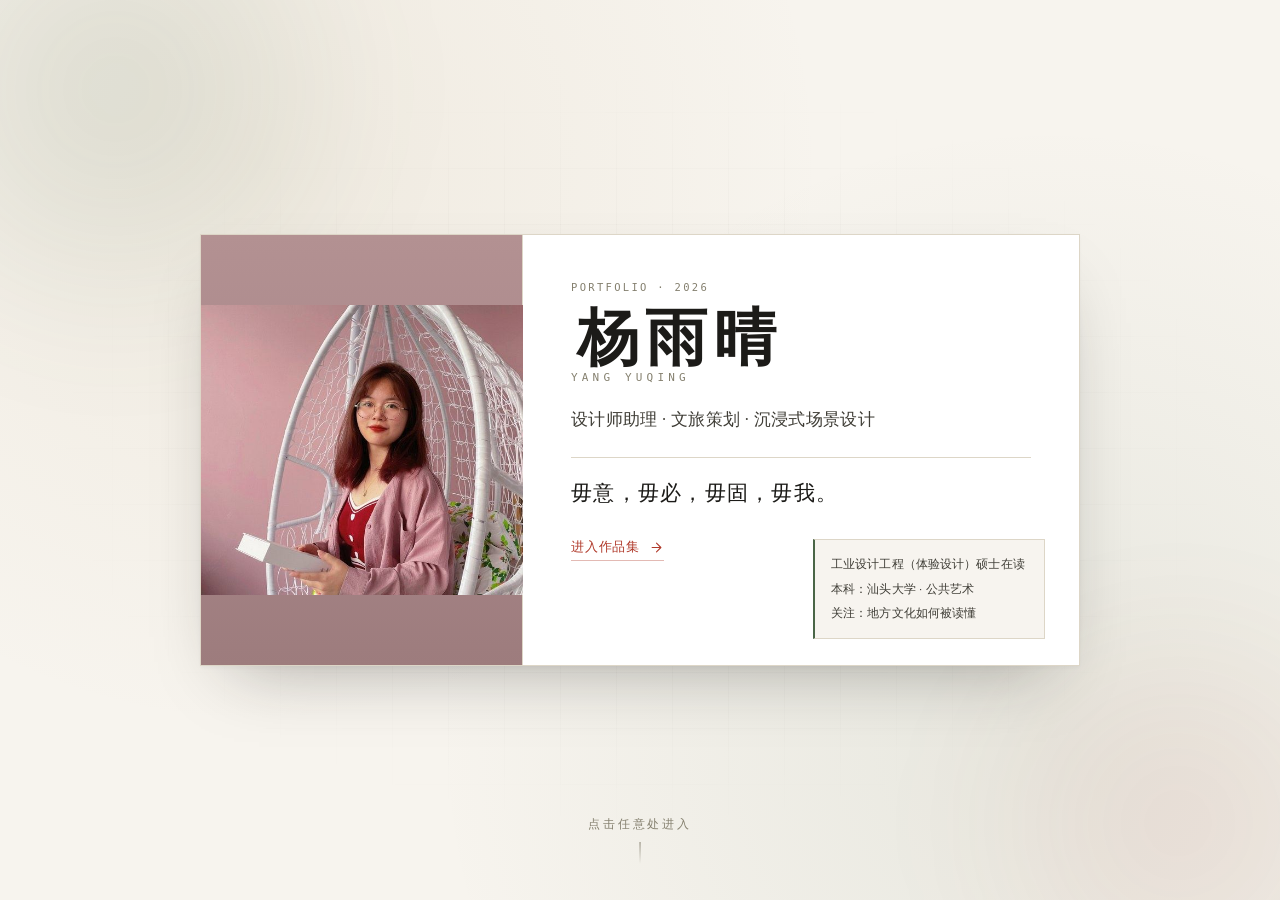
<file: 杨雨晴作品集_网站/index.html>
<!DOCTYPE html>
<html lang="zh-CN">
<head>
<meta charset="UTF-8" />
<meta name="viewport" content="width=device-width, initial-scale=1.0" />
<title>杨雨晴 · 个人作品集</title>
<meta name="description" content="杨雨晴的个人作品集：文旅策划、田野调查与陶艺创作。" />
<link rel="stylesheet" href="assets/css/cover.css" />
</head>
<body>

<!-- 整屏作为进入入口，点击任意位置进入主页 -->
<a class="cover" href="home.html" id="cover" aria-label="进入杨雨晴的个人作品集主页">

  <div class="cover-bg" aria-hidden="true">
    <span class="orb orb-a"></span>
    <span class="orb orb-b"></span>
    <span class="grain"></span>
  </div>

  <!-- 弹出的卡片 -->
  <div class="card" id="card" role="group" aria-label="杨雨晴 · 设计师助理 · 文旅策划">

    <div class="card-photo">
      <img src="assets/img/avatar.jpg" alt="杨雨晴" />
      <span class="photo-edge" aria-hidden="true"></span>
    </div>

    <div class="card-body">
      <p class="card-eyebrow">Portfolio · 2026</p>

      <h1 class="card-name">杨雨晴</h1>
      <p class="card-name-en">Yang Yuqing</p>

      <p class="card-tag">设计师助理 · 文旅策划 · 沉浸式场景设计</p>

      <div class="card-rule" aria-hidden="true"></div>

      <p class="card-motto">毋意，毋必，毋固，毋我。</p>

      <span class="card-cta">
        进入作品集
        <svg viewBox="0 0 24 24" aria-hidden="true"><path d="M5 12h13M12 5l7 7-7 7"/></svg>
      </span>
    </div>

    <aside class="card-bio">
      <p class="bio-line"><span>工业设计工程（体验设计）硕士在读</span></p>
      <p class="bio-line"><span>本科：汕头大学 · 公共艺术</span></p>
      <p class="bio-line"><span>关注：地方文化如何被读懂</span></p>
    </aside>
  </div>

  <p class="hint" aria-hidden="true">点击任意处进入</p>
</a>

<script src="assets/js/cover.js"></script>
</body>
</html>
</file>
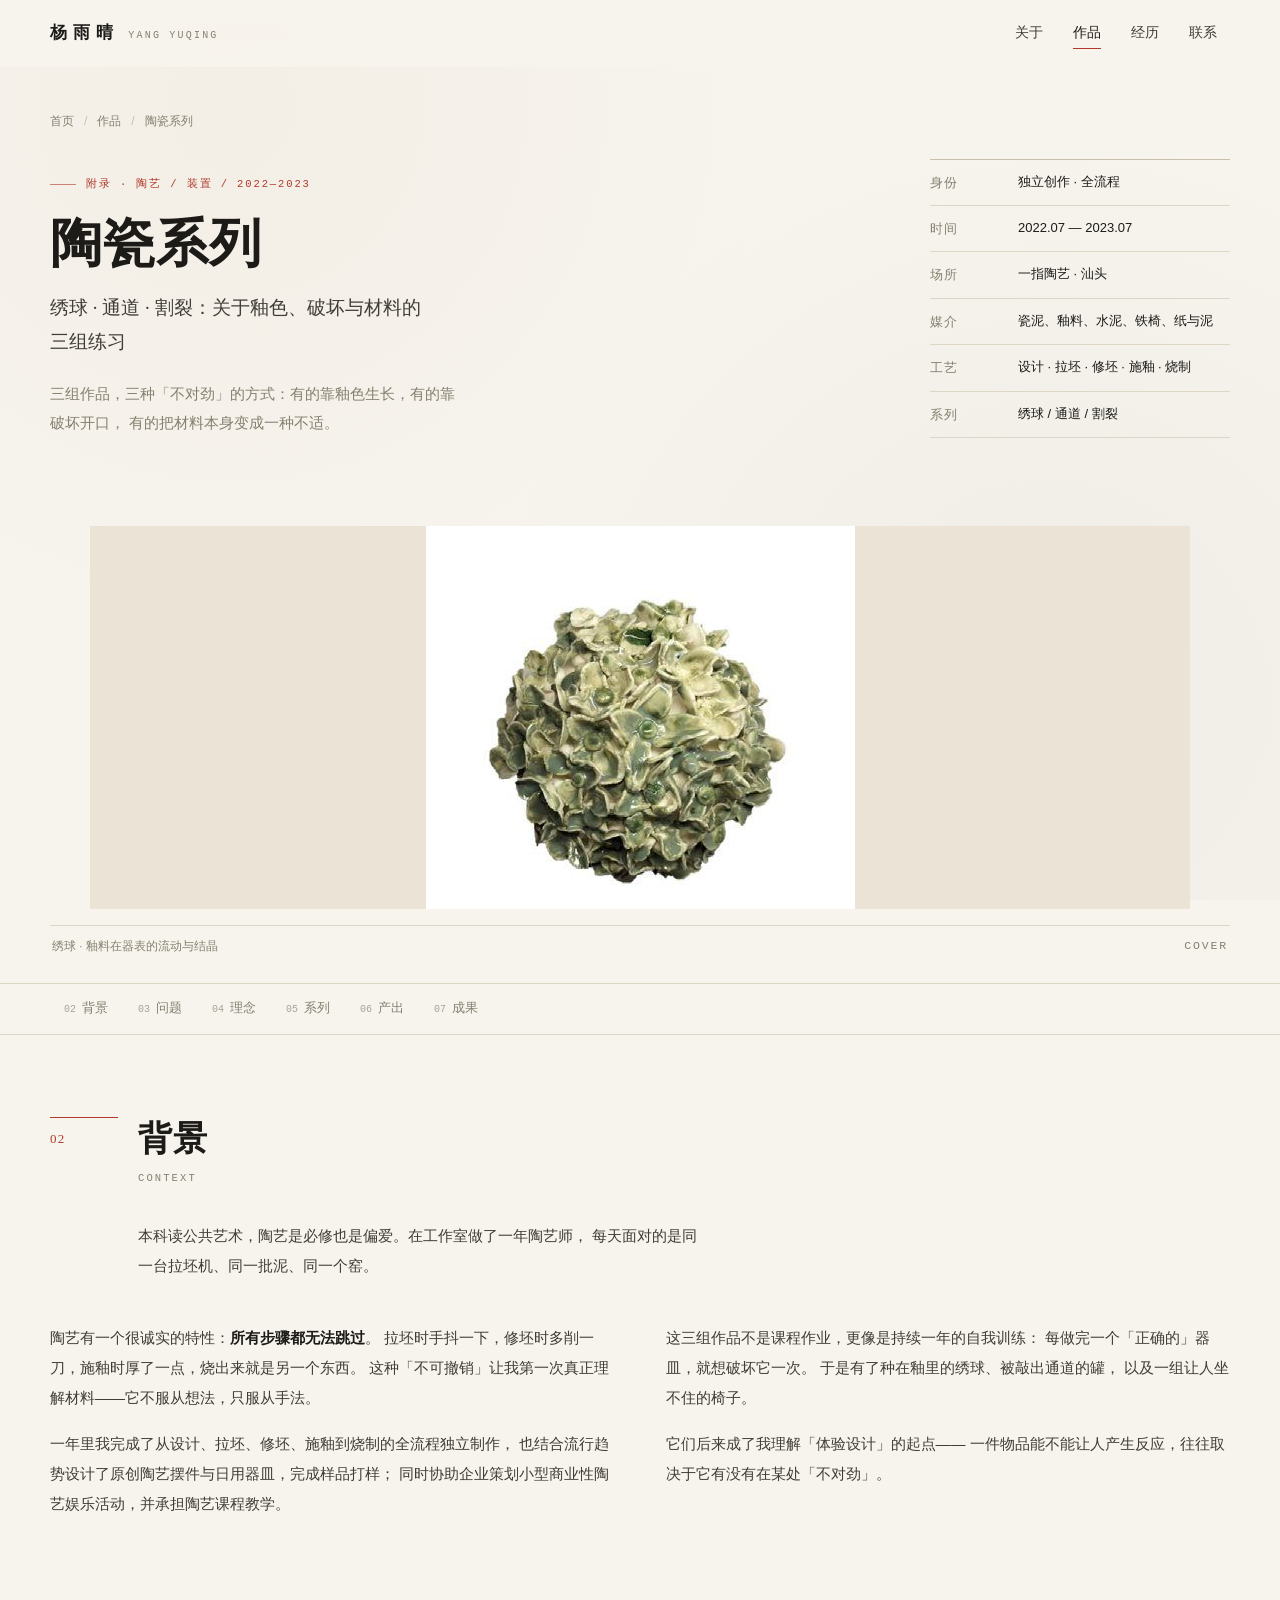
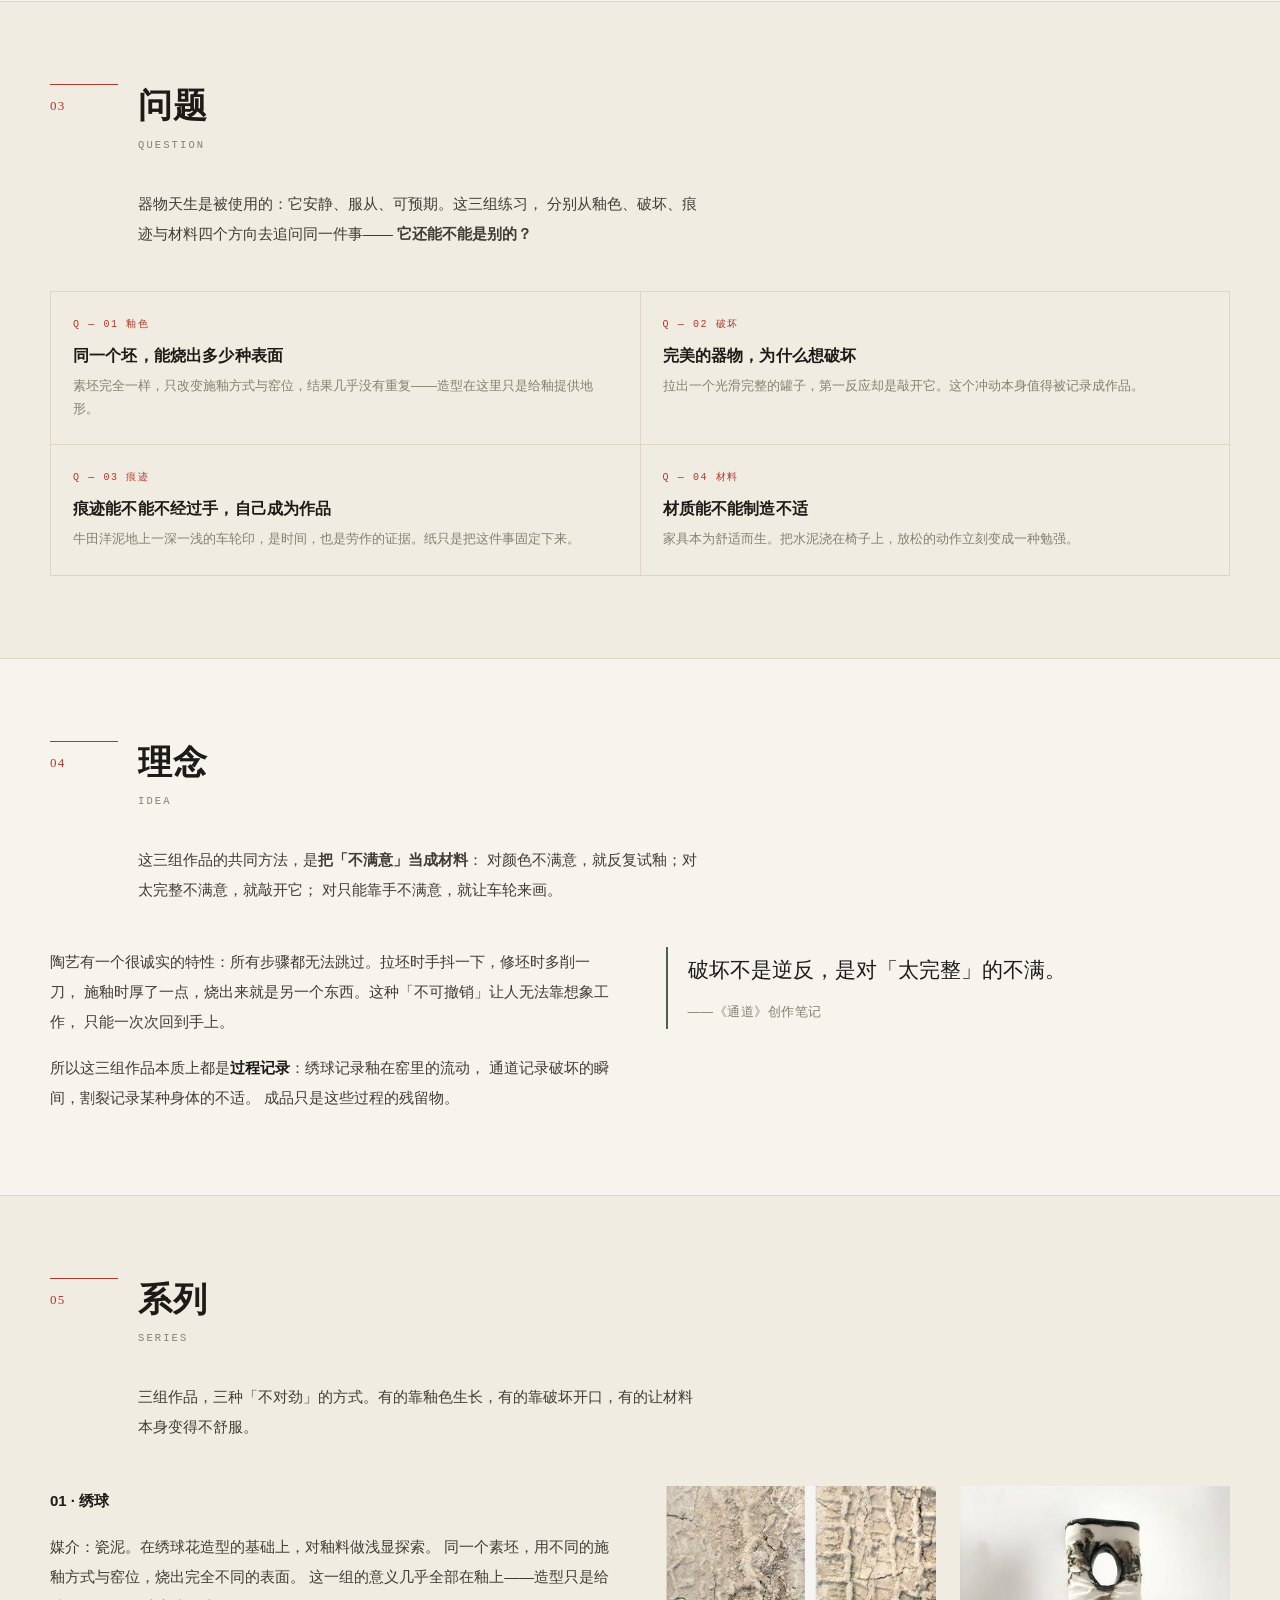
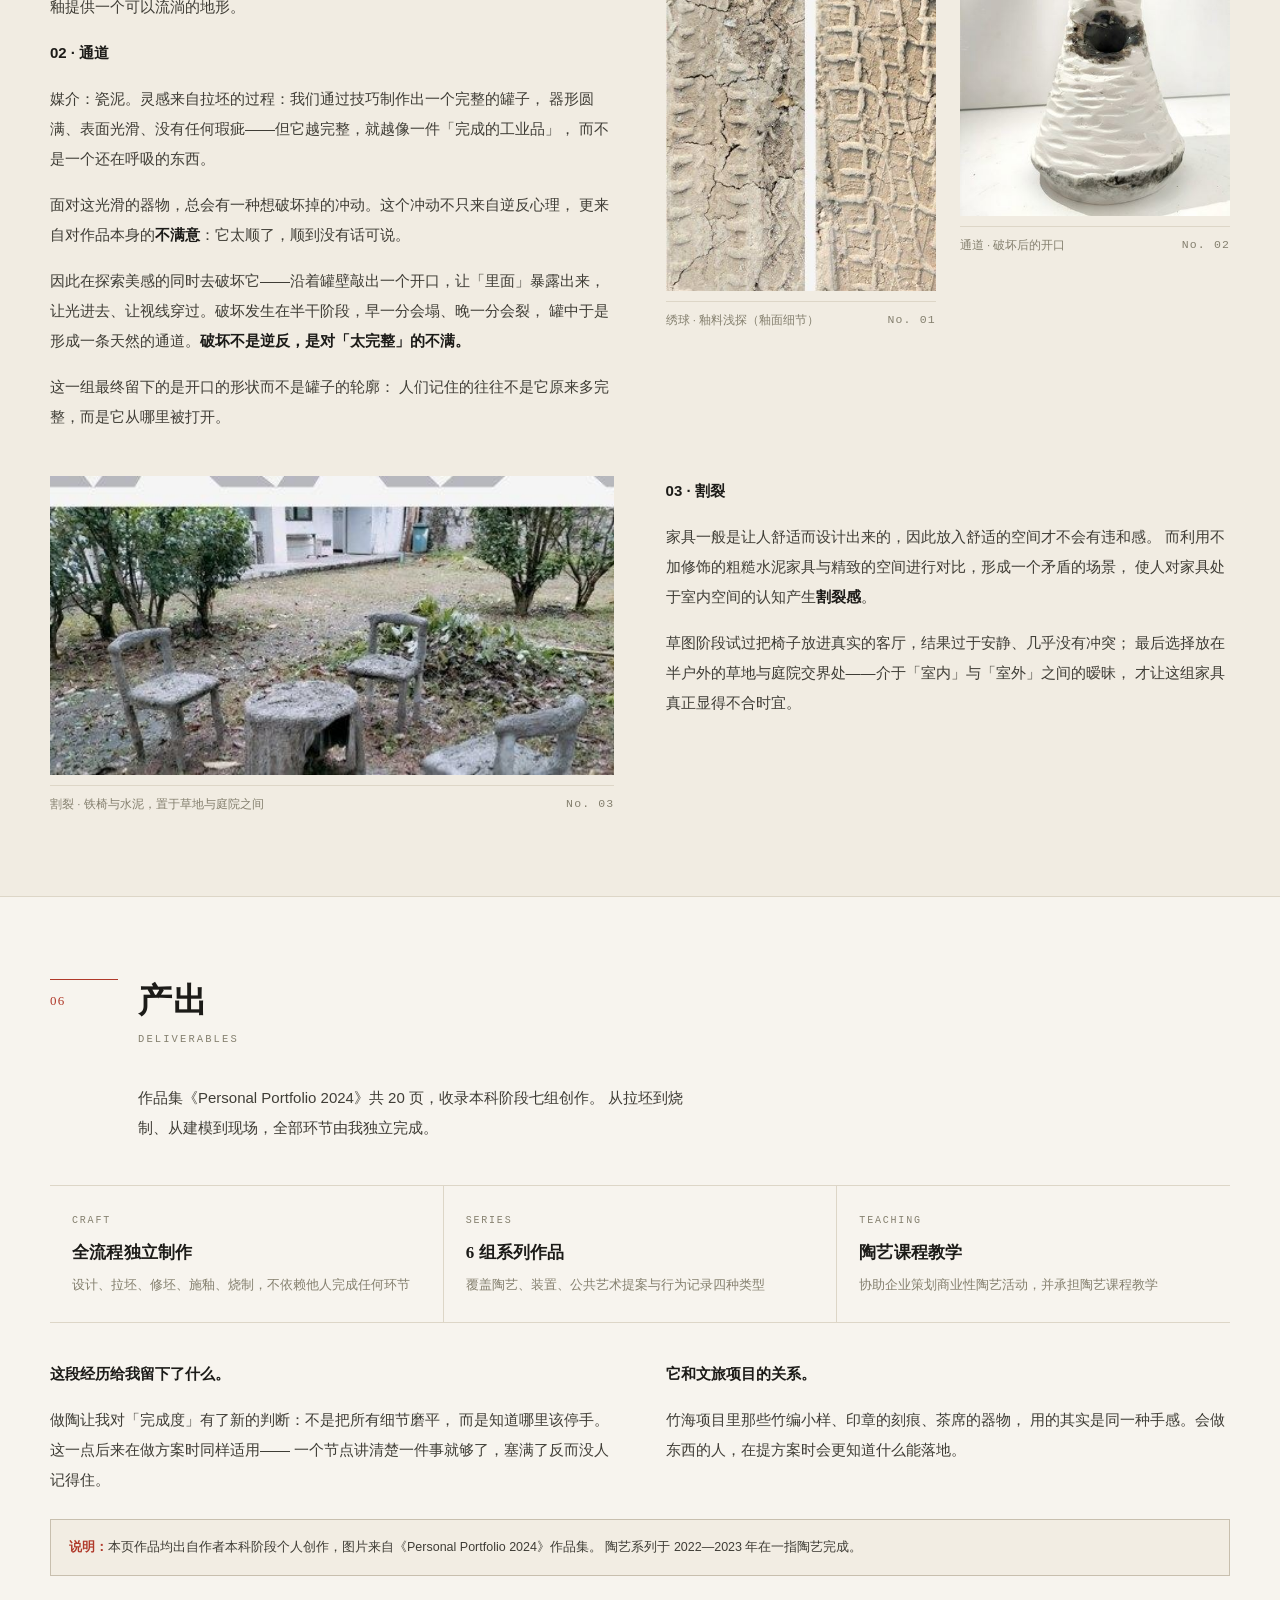
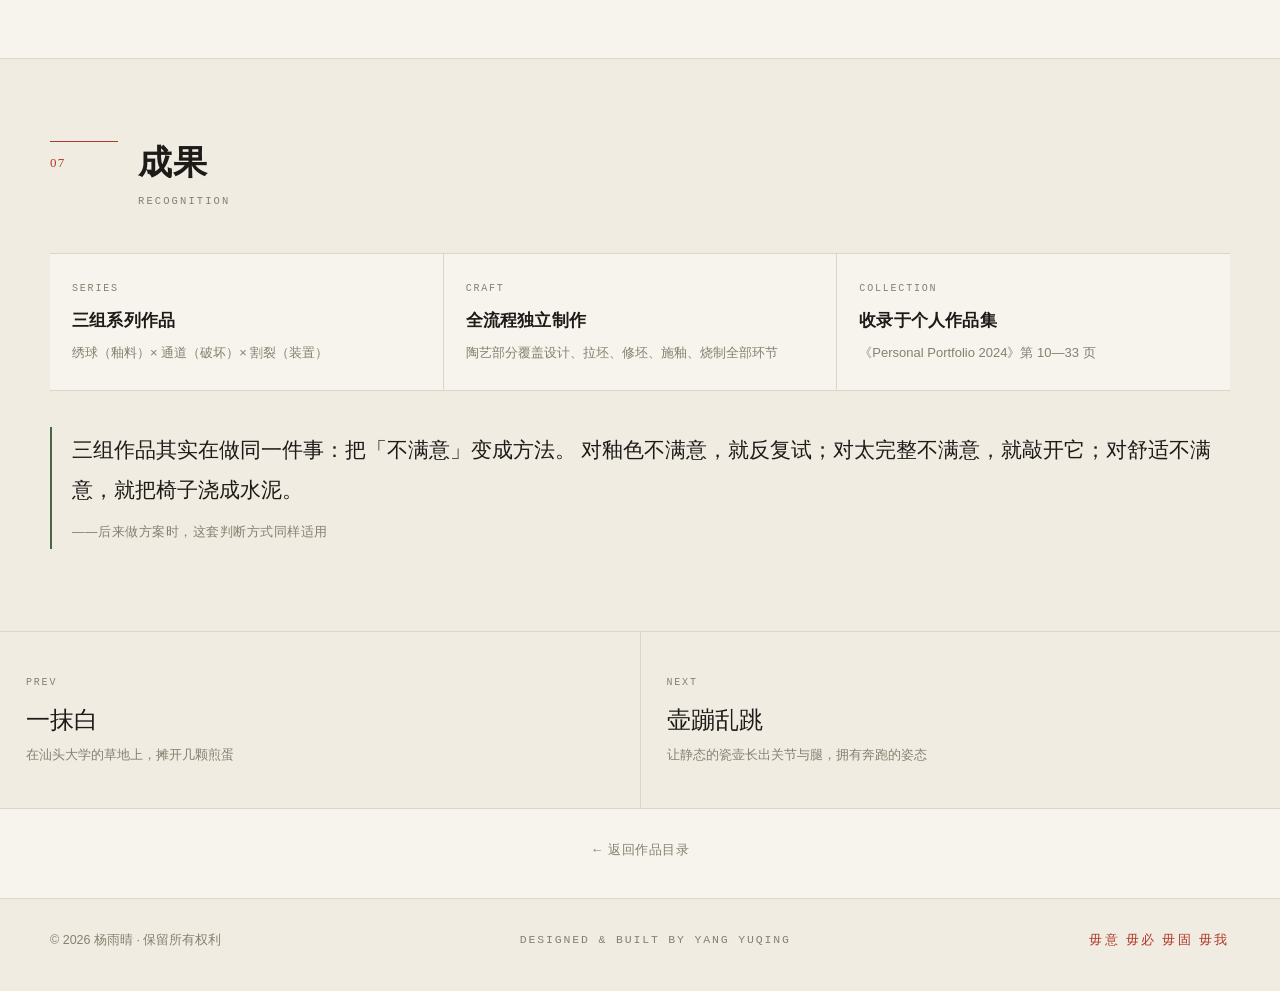
<file: 杨雨晴作品集_网站/case-ceramics.html>
<!DOCTYPE html>
<html lang="zh-CN">
<head>
<meta charset="UTF-8" />
<meta name="viewport" content="width=device-width, initial-scale=1.0" />
<title>陶瓷系列 · 绣球／通道／割裂｜杨雨晴作品</title>
<meta name="description" content="陶瓷系列：绣球、通道、割裂三组作品，关于釉色实验、破坏开口与材料不适。" />
<link rel="stylesheet" href="assets/css/site.css" />
</head>
<body>

<header class="topbar" id="topbar">
  <div class="container topbar-inner">
    <a class="signature" href="home.html">
      <span class="zh">杨雨晴</span>
      <span class="en">Yang Yuqing</span>
    </a>
    <nav class="tabs" id="tabs" aria-label="主导航">
      <a href="home.html#about">关于</a>
      <a href="home.html#works" aria-current="page">作品</a>
      <a href="home.html#path">经历</a>
      <a href="home.html#contact">联系</a>
    </nav>
    <button class="burger" id="burger" aria-label="展开菜单" aria-expanded="false" aria-controls="tabs">
      <i></i><i></i><i></i>
    </button>
  </div>
</header>

<main>

<section class="case-top">
  <div class="container">
    <div class="crumb">
      <a href="home.html">首页</a>
      <span class="sl">/</span>
      <a href="home.html#works">作品</a>
      <span class="sl">/</span>
      <span>陶瓷系列</span>
    </div>

    <div class="case-head">
      <div>
        <div class="case-kicker">附录 · 陶艺 / 装置 / 2022—2023</div>
        <h1 class="case-title">陶瓷系列</h1>
        <p class="case-sub">绣球 · 通道 · 割裂：关于釉色、破坏与材料的三组练习</p>
        <p class="case-summary">
          三组作品，三种「不对劲」的方式：有的靠釉色生长，有的靠破坏开口，
          有的把材料本身变成一种不适。
        </p>
      </div>

      <div class="case-spec">
        <div class="r"><span>身份</span><b>独立创作 · 全流程</b></div>
        <div class="r"><span>时间</span><b>2022.07 — 2023.07</b></div>
        <div class="r"><span>场所</span><b>一指陶艺 · 汕头</b></div>
        <div class="r"><span>媒介</span><b>瓷泥、釉料、水泥、铁椅、纸与泥</b></div>
        <div class="r"><span>工艺</span><b>设计 · 拉坯 · 修坯 · 施釉 · 烧制</b></div>
        <div class="r"><span>系列</span><b>绣球 / 通道 / 割裂</b></div>
      </div>
    </div>

    <figure class="case-cover tall">
      <img src="assets/img/ce-xiuqiu.jpg" alt="绣球系列：釉料在器表流动、结晶的肌理" />
    </figure>
    <div class="case-cover-cap">
      <span>绣球 · 釉料在器表的流动与结晶</span>
      <span class="mono">COVER</span>
    </div>
  </div>
</section>

<nav class="case-nav" id="caseNav">
  <div class="container case-nav-inner">
    <a href="#bg"><span>02</span>背景</a>
    <a href="#pain"><span>03</span>问题</a>
    <a href="#idea"><span>04</span>理念</a>
    <a href="#frame"><span>05</span>系列</a>
    <a href="#output"><span>06</span>产出</a>
    <a href="#result"><span>07</span>成果</a>
  </div>
</nav>

<!-- 02 背景 -->
<section class="chapter" id="bg">
  <div class="container">
    <div class="ch-head">
      <div class="ch-num">02</div>
      <div>
        <h2 class="ch-title">背景</h2>
        <div class="ch-title-en">Context</div>
      </div>
      <p class="ch-lede">
        本科读公共艺术，陶艺是必修也是偏爱。在工作室做了一年陶艺师，
        每天面对的是同一台拉坯机、同一批泥、同一个窑。
      </p>
    </div>

    <div class="two-col">
      <div class="prose">
        <p>
          陶艺有一个很诚实的特性：<strong>所有步骤都无法跳过</strong>。
          拉坯时手抖一下，修坯时多削一刀，施釉时厚了一点，烧出来就是另一个东西。
          这种「不可撤销」让我第一次真正理解材料——它不服从想法，只服从手法。
        </p>
        <p>
          一年里我完成了从设计、拉坯、修坯、施釉到烧制的全流程独立制作，
          也结合流行趋势设计了原创陶艺摆件与日用器皿，完成样品打样；
          同时协助企业策划小型商业性陶艺娱乐活动，并承担陶艺课程教学。
        </p>
      </div>
      <div class="prose">
        <p>
          这三组作品不是课程作业，更像是持续一年的自我训练：
          每做完一个「正确的」器皿，就想破坏它一次。
          于是有了种在釉里的绣球、被敲出通道的罐，
          以及一组让人坐不住的椅子。
        </p>
        <p>
          它们后来成了我理解「体验设计」的起点——
          一件物品能不能让人产生反应，往往取决于它有没有在某处「不对劲」。
        </p>
      </div>
    </div>
  </div>
</section>

<!-- 03 问题 -->
<section class="chapter tint" id="pain">
  <div class="container">
    <div class="ch-head">
      <div class="ch-num">03</div>
      <div>
        <h2 class="ch-title">问题</h2>
        <div class="ch-title-en">Question</div>
      </div>
      <p class="ch-lede">
        器物天生是被使用的：它安静、服从、可预期。这三组练习，
        分别从釉色、破坏、痕迹与材料四个方向去追问同一件事——
        <strong>它还能不能是别的？</strong>
      </p>
    </div>

    <div class="pain-grid rv" style="grid-template-columns:repeat(2,1fr);">
      <div class="pain">
        <div class="i">Q — 01 釉色</div>
        <h4>同一个坯，能烧出多少种表面</h4>
        <p>素坯完全一样，只改变施釉方式与窑位，结果几乎没有重复——造型在这里只是给釉提供地形。</p>
      </div>
      <div class="pain">
        <div class="i">Q — 02 破坏</div>
        <h4>完美的器物，为什么想破坏</h4>
        <p>拉出一个光滑完整的罐子，第一反应却是敲开它。这个冲动本身值得被记录成作品。</p>
      </div>
      <div class="pain">
        <div class="i">Q — 03 痕迹</div>
        <h4>痕迹能不能不经过手，自己成为作品</h4>
        <p>牛田洋泥地上一深一浅的车轮印，是时间，也是劳作的证据。纸只是把这件事固定下来。</p>
      </div>
      <div class="pain">
        <div class="i">Q — 04 材料</div>
        <h4>材质能不能制造不适</h4>
        <p>家具本为舒适而生。把水泥浇在椅子上，放松的动作立刻变成一种勉强。</p>
      </div>
    </div>
  </div>
</section>

<!-- 04 理念 -->
<section class="chapter" id="idea">
  <div class="container">
    <div class="ch-head">
      <div class="ch-num">04</div>
      <div>
        <h2 class="ch-title">理念</h2>
        <div class="ch-title-en">Idea</div>
      </div>
      <p class="ch-lede">
        这三组作品的共同方法，是<strong>把「不满意」当成材料</strong>：
        对颜色不满意，就反复试釉；对太完整不满意，就敲开它；
        对只能靠手不满意，就让车轮来画。
      </p>
    </div>

    <div class="two-col">
      <div class="prose">
        <p>
          陶艺有一个很诚实的特性：所有步骤都无法跳过。拉坯时手抖一下，修坯时多削一刀，
          施釉时厚了一点，烧出来就是另一个东西。这种「不可撤销」让人无法靠想象工作，
          只能一次次回到手上。
        </p>
        <p>
          所以这三组作品本质上都是<strong>过程记录</strong>：绣球记录釉在窑里的流动，
          通道记录破坏的瞬间，割裂记录某种身体的不适。
          成品只是这些过程的残留物。
        </p>
      </div>
      <div class="pull">
        破坏不是逆反，是对「太完整」的不满。
        <small>——《通道》创作笔记</small>
      </div>
    </div>
  </div>
</section>

<!-- 05 系列 -->
<section class="chapter tint" id="frame">
  <div class="container">
    <div class="ch-head">
      <div class="ch-num">05</div>
      <div>
        <h2 class="ch-title">系列</h2>
        <div class="ch-title-en">Series</div>
      </div>
      <p class="ch-lede">
        三组作品，三种「不对劲」的方式。有的靠釉色生长，有的靠破坏开口，有的让材料本身变得不舒服。
      </p>
    </div>

    <div class="two-col rv" style="margin-top:44px;">
      <div class="prose">
        <p><strong>01 · 绣球</strong></p>
        <p>
          媒介：瓷泥。在绣球花造型的基础上，对釉料做浅显探索。
          同一个素坯，用不同的施釉方式与窑位，烧出完全不同的表面。
          这一组的意义几乎全部在釉上——造型只是给釉提供一个可以流淌的地形。
        </p>
        <p><strong>02 · 通道</strong></p>
        <p>
          媒介：瓷泥。灵感来自拉坯的过程：我们通过技巧制作出一个完整的罐子，
          器形圆满、表面光滑、没有任何瑕疵——但它越完整，就越像一件「完成的工业品」，
          而不是一个还在呼吸的东西。
        </p>
        <p>
          面对这光滑的器物，总会有一种想破坏掉的冲动。这个冲动不只来自逆反心理，
          更来自对作品本身的<strong>不满意</strong>：它太顺了，顺到没有话可说。
        </p>
        <p>
          因此在探索美感的同时去破坏它——沿着罐壁敲出一个开口，让「里面」暴露出来，
          让光进去、让视线穿过。破坏发生在半干阶段，早一分会塌、晚一分会裂，
          罐中于是形成一条天然的通道。<strong>破坏不是逆反，是对「太完整」的不满。</strong>
        </p>
        <p>
          这一组最终留下的是开口的形状而不是罐子的轮廓：
          人们记住的往往不是它原来多完整，而是它从哪里被打开。
        </p>
      </div>
      <div class="fig-grid tight">
        <figure class="fig">
          <img src="assets/img/ce-ji2.jpg" alt="釉面细节：釉色在器表的流动与结晶" class="sq" />
          <figcaption><span>绣球 · 釉料浅探（釉面细节）</span><span>No. 01</span></figcaption>
        </figure>
        <figure class="fig">
          <img src="assets/img/ce-tongdao.jpg" alt="通道系列：被打破的罐体" class="sq" />
          <figcaption><span>通道 · 破坏后的开口</span><span>No. 02</span></figcaption>
        </figure>
      </div>
    </div>

    <div class="two-col rv" style="margin-top:44px;">
      <div>
        <figure class="fig">
          <img src="assets/img/ce-gelie.jpg" alt="割裂：铺着水泥的铁椅置于庭院草地上" />
          <figcaption><span>割裂 · 铁椅与水泥，置于草地与庭院之间</span><span>No. 03</span></figcaption>
        </figure>
      </div>
      <div class="prose">
        <p><strong>03 · 割裂</strong></p>
        <p>
          家具一般是让人舒适而设计出来的，因此放入舒适的空间才不会有违和感。
          而利用不加修饰的粗糙水泥家具与精致的空间进行对比，形成一个矛盾的场景，
          使人对家具处于室内空间的认知产生<strong>割裂感</strong>。
        </p>
        <p>
          草图阶段试过把椅子放进真实的客厅，结果过于安静、几乎没有冲突；
          最后选择放在半户外的草地与庭院交界处——介于「室内」与「室外」之间的暧昧，
          才让这组家具真正显得不合时宜。
        </p>
      </div>
    </div>
  </div>
</section>

<!-- 06 产出 -->
<section class="chapter" id="output">
  <div class="container">
    <div class="ch-head">
      <div class="ch-num">06</div>
      <div>
        <h2 class="ch-title">产出</h2>
        <div class="ch-title-en">Deliverables</div>
      </div>
      <p class="ch-lede">
        作品集《Personal Portfolio 2024》共 20 页，收录本科阶段七组创作。
        从拉坯到烧制、从建模到现场，全部环节由我独立完成。
      </p>
    </div>

    <div class="outcomes rv">
      <div class="outcome">
        <div class="k">CRAFT</div>
        <h4>全流程独立制作</h4>
        <p>设计、拉坯、修坯、施釉、烧制，不依赖他人完成任何环节</p>
      </div>
      <div class="outcome">
        <div class="k">SERIES</div>
        <h4>6 组系列作品</h4>
        <p>覆盖陶艺、装置、公共艺术提案与行为记录四种类型</p>
      </div>
      <div class="outcome">
        <div class="k">TEACHING</div>
        <h4>陶艺课程教学</h4>
        <p>协助企业策划商业性陶艺活动，并承担陶艺课程教学</p>
      </div>
    </div>

    <div class="two-col rv" style="margin-top:36px;">
      <div class="prose">
        <p><strong>这段经历给我留下了什么。</strong></p>
        <p>
          做陶让我对「完成度」有了新的判断：不是把所有细节磨平，
          而是知道哪里该停手。这一点后来在做方案时同样适用——
          一个节点讲清楚一件事就够了，塞满了反而没人记得住。
        </p>
      </div>
      <div class="prose">
        <p><strong>它和文旅项目的关系。</strong></p>
        <p>
          竹海项目里那些竹编小样、印章的刻痕、茶席的器物，
          用的其实是同一种手感。会做东西的人，在提方案时会更知道什么能落地。
        </p>
      </div>
    </div>

    <div class="notice rv">
      <b>说明：</b>本页作品均出自作者本科阶段个人创作，图片来自《Personal Portfolio 2024》作品集。
      陶艺系列于 2022—2023 年在一指陶艺完成。
    </div>
  </div>
</section>

<!-- 07 成果 -->
<section class="chapter tint" id="result">
  <div class="container">
    <div class="ch-head">
      <div class="ch-num">07</div>
      <div>
        <h2 class="ch-title">成果</h2>
        <div class="ch-title-en">Recognition</div>
      </div>
    </div>

    <div class="outcomes rv">
      <div class="outcome">
        <div class="k">SERIES</div>
        <h4>三组系列作品</h4>
        <p>绣球（釉料）× 通道（破坏）× 割裂（装置）</p>
      </div>
      <div class="outcome">
        <div class="k">CRAFT</div>
        <h4>全流程独立制作</h4>
        <p>陶艺部分覆盖设计、拉坯、修坯、施釉、烧制全部环节</p>
      </div>
      <div class="outcome">
        <div class="k">COLLECTION</div>
        <h4>收录于个人作品集</h4>
        <p>《Personal Portfolio 2024》第 10—33 页</p>
      </div>
    </div>

    <div class="pull rv" style="margin-top:36px;">
      三组作品其实在做同一件事：把「不满意」变成方法。
      对釉色不满意，就反复试；对太完整不满意，就敲开它；对舒适不满意，就把椅子浇成水泥。
      <small>——后来做方案时，这套判断方式同样适用</small>
    </div>
  </div>
</section>

<nav class="case-next">
  <a href="case-yimobai.html">
    <div class="k">PREV</div>
    <div class="t">一抹白</div>
    <div class="d">在汕头大学的草地上，摊开几颗煎蛋</div>
  </a>
  <a href="case-heng.html">
    <div class="k">NEXT</div>
    <div class="t">壶蹦乱跳</div>
    <div class="d">让静态的瓷壶长出关节与腿，拥有奔跑的姿态</div>
  </a>
</nav>

<p class="case-back"><a href="home.html#works">← 返回作品目录</a></p>

</main>

<footer class="footer">
  <div class="container footer-inner">
    <span>© <span id="year">2026</span> 杨雨晴 · 保留所有权利</span>
    <span class="mono">Designed &amp; Built by Yang Yuqing</span>
    <span class="seal-mark">毋意 毋必 毋固 毋我</span>
  </div>
</footer>

<script src="assets/js/site.js"></script>
</body>
</html>
</file>
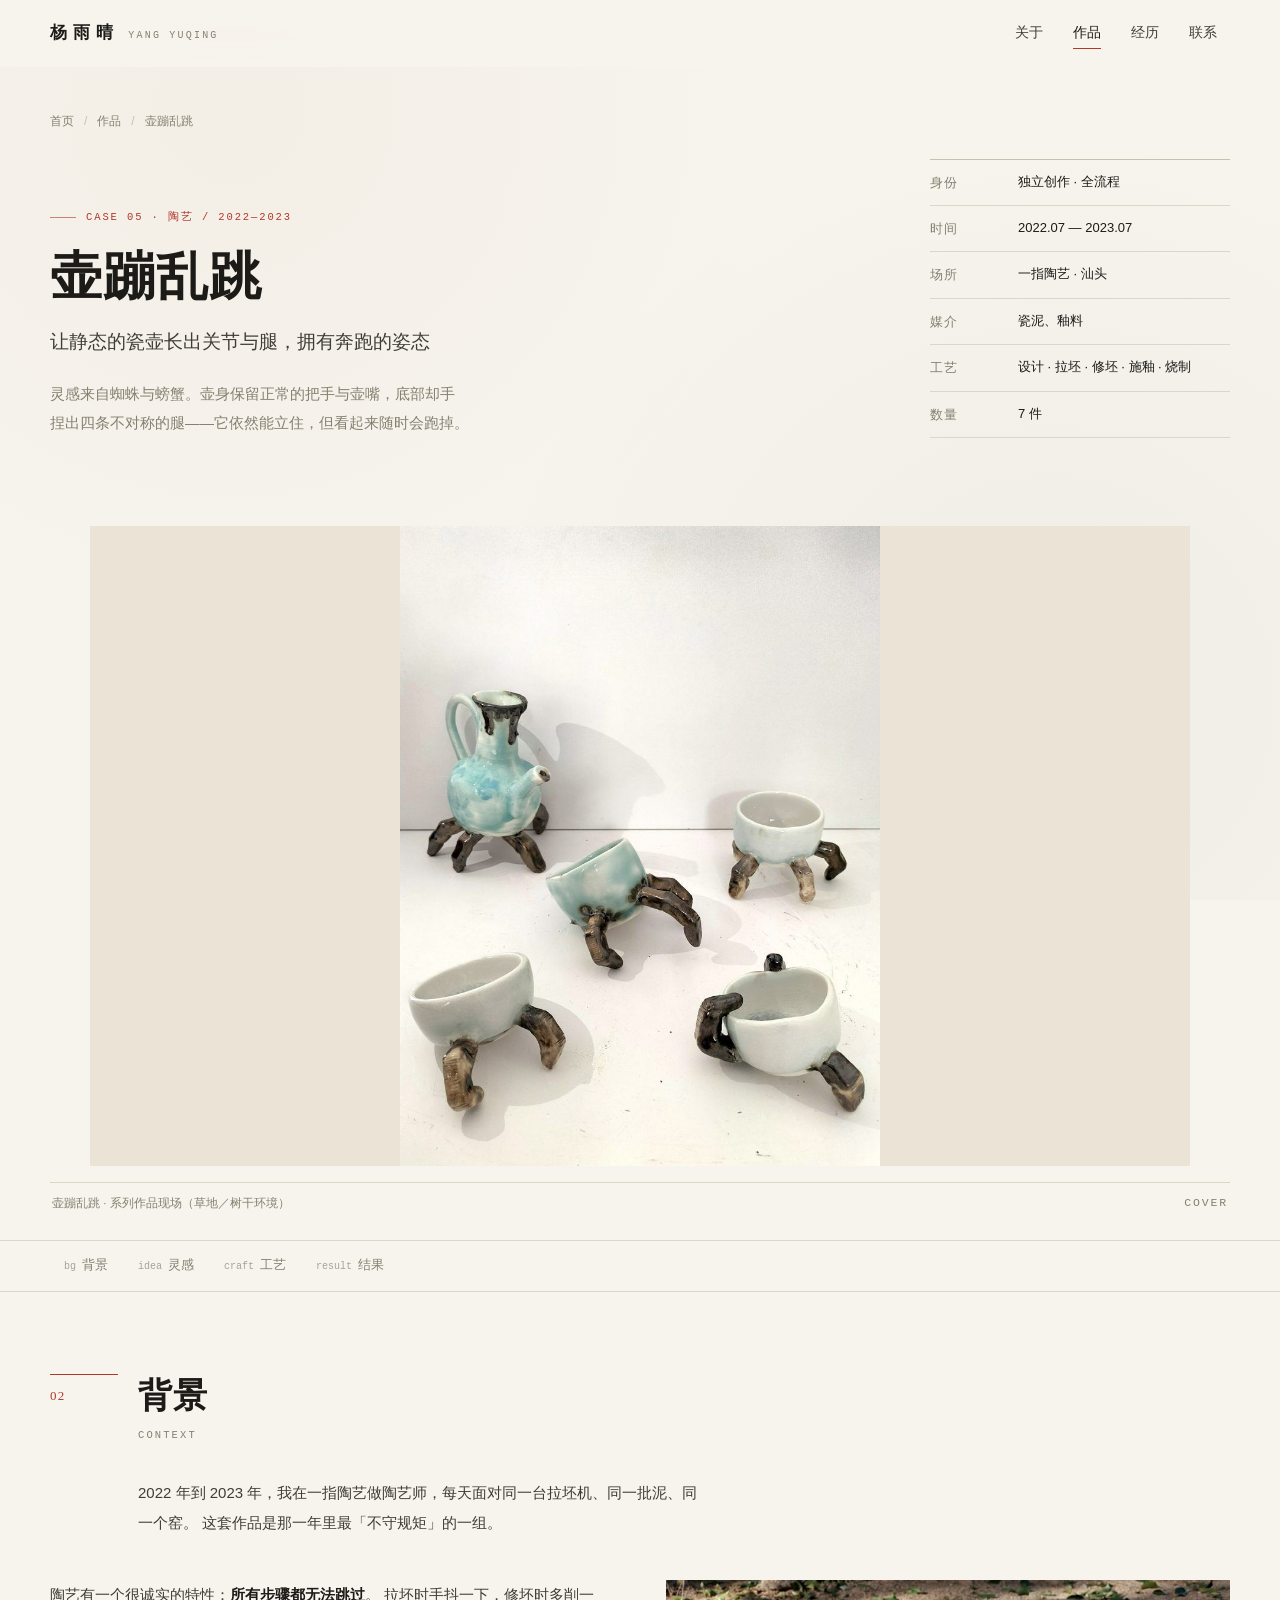
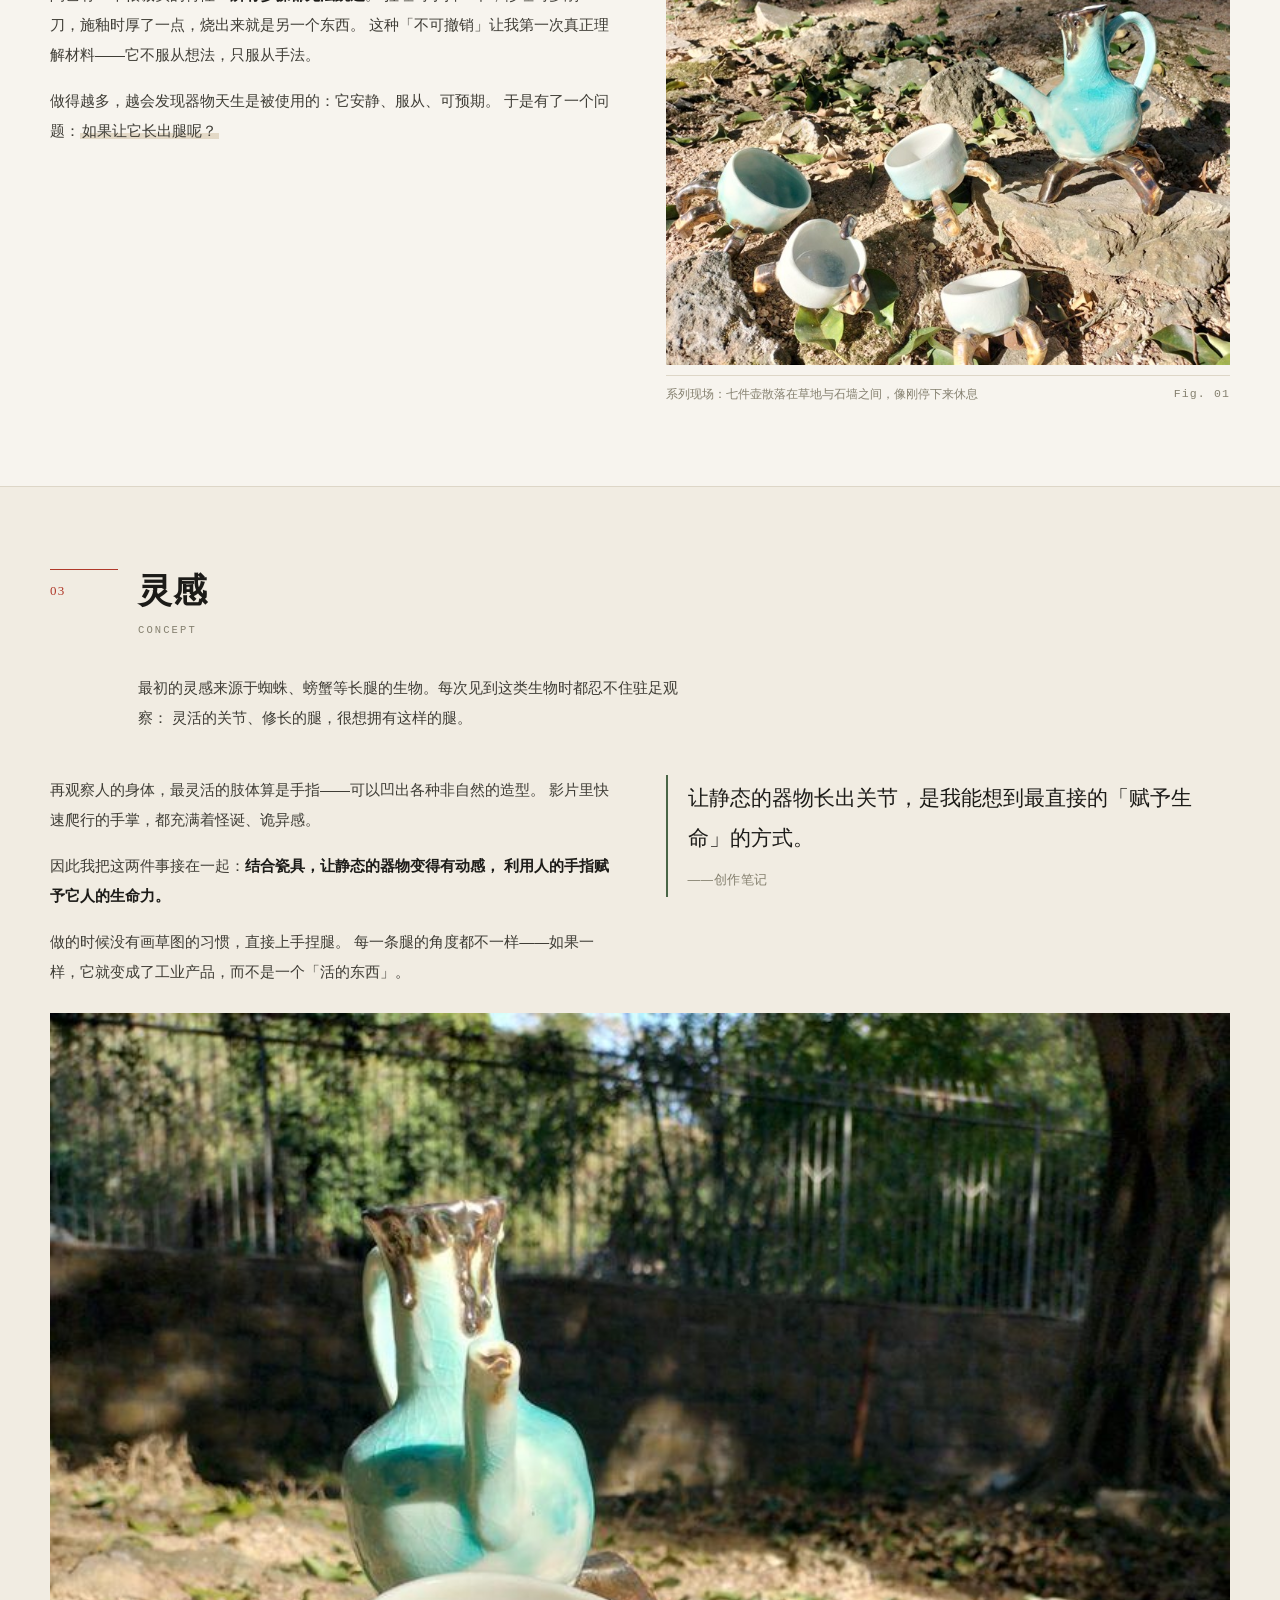
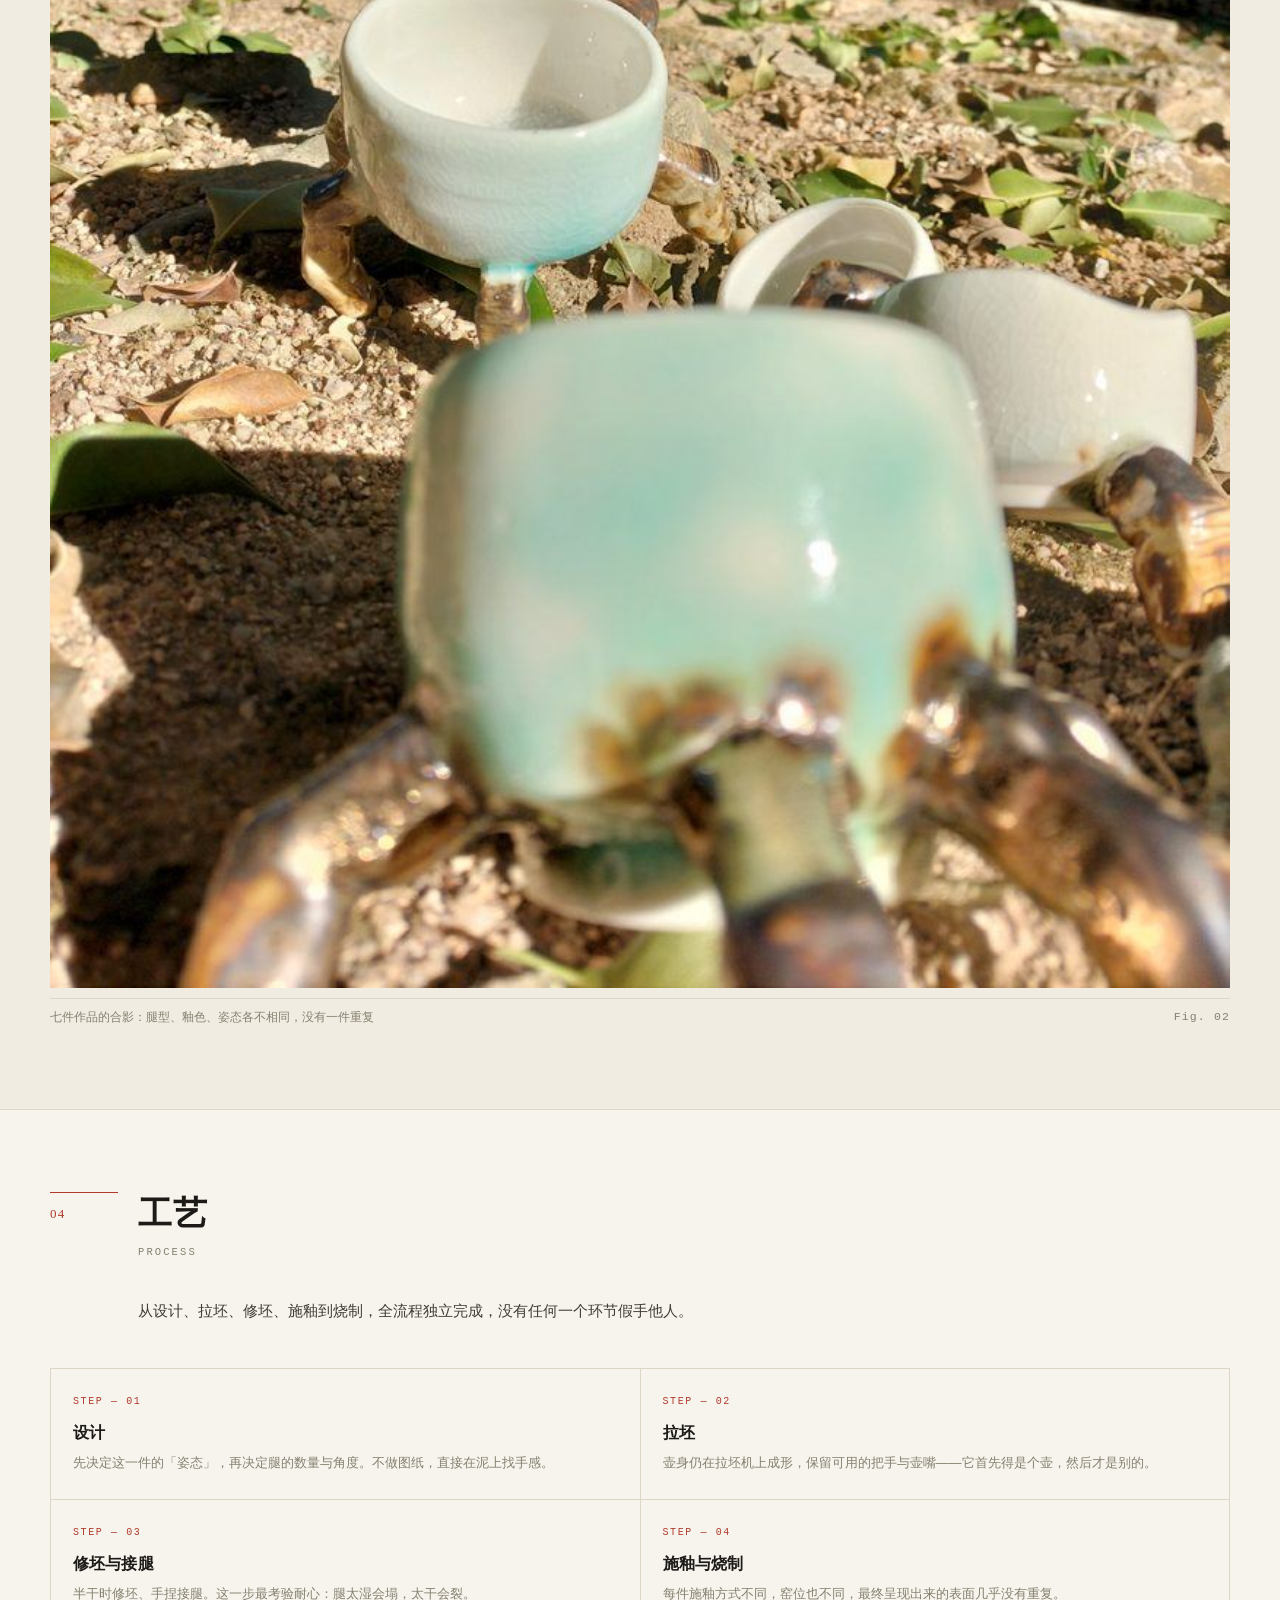
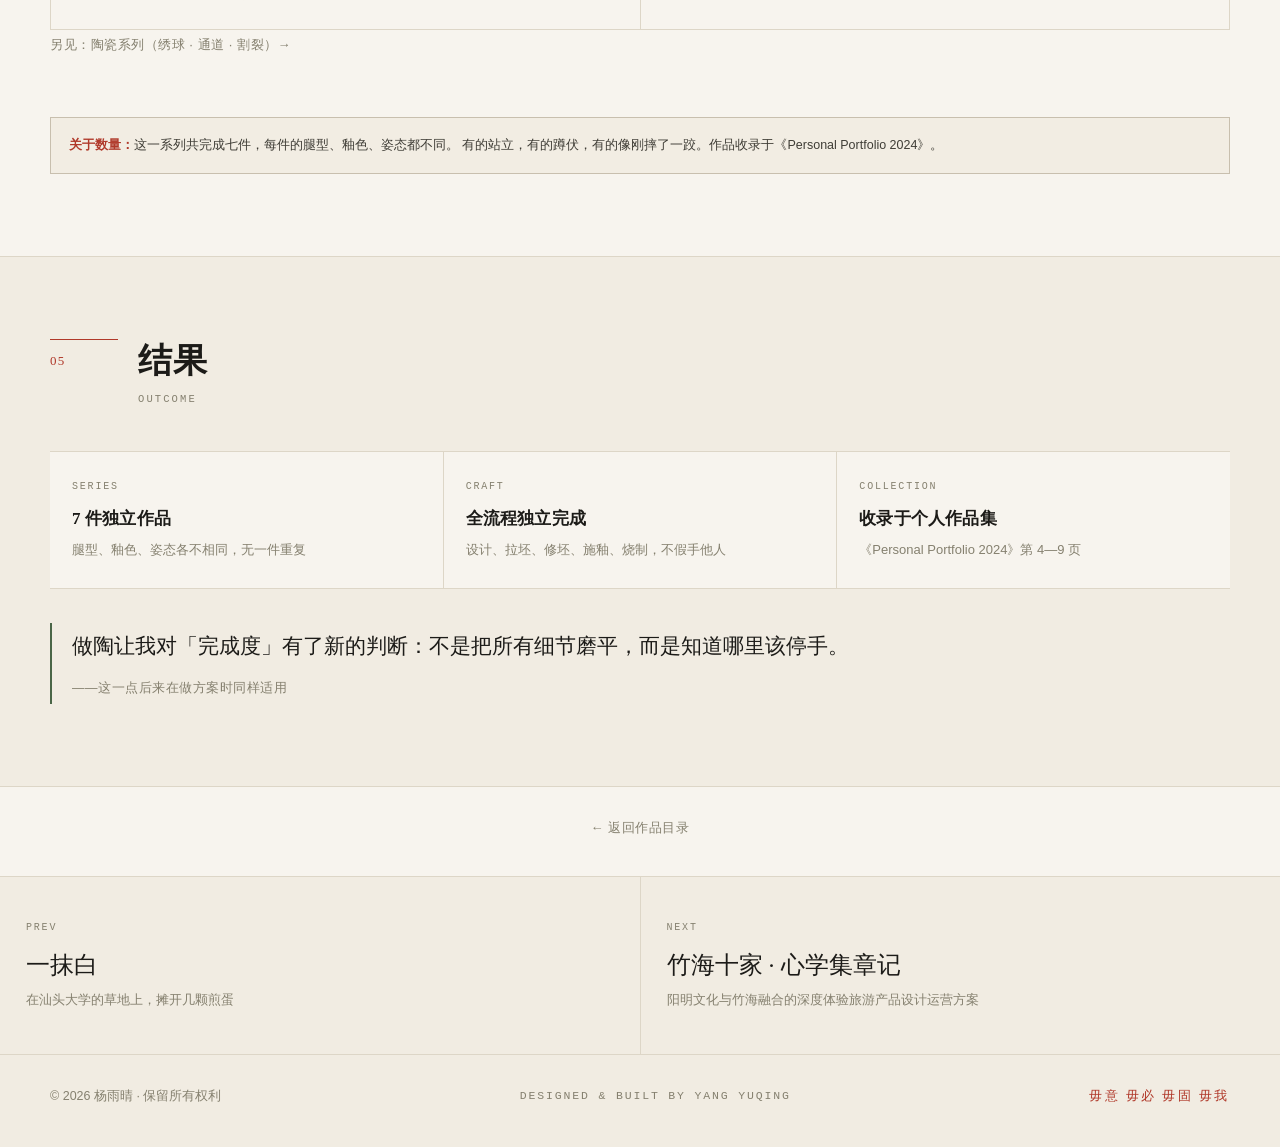
<file: 杨雨晴作品集_网站/case-heng.html>
<!DOCTYPE html>
<html lang="zh-CN">
<head>
<meta charset="UTF-8" />
<meta name="viewport" content="width=device-width, initial-scale=1.0" />
<title>壶蹦乱跳｜杨雨晴作品</title>
<meta name="description" content="壶蹦乱跳：让静态的瓷壶长出关节与腿，拥有奔跑的姿态。" />
<link rel="stylesheet" href="assets/css/site.css" />
</head>
<body>

<header class="topbar" id="topbar">
  <div class="container topbar-inner">
    <a class="signature" href="home.html">
      <span class="zh">杨雨晴</span>
      <span class="en">Yang Yuqing</span>
    </a>
    <nav class="tabs" id="tabs" aria-label="主导航">
      <a href="home.html#about">关于</a>
      <a href="home.html#works" aria-current="page">作品</a>
      <a href="home.html#path">经历</a>
      <a href="home.html#contact">联系</a>
    </nav>
    <button class="burger" id="burger" aria-label="展开菜单" aria-expanded="false" aria-controls="tabs">
      <i></i><i></i><i></i>
    </button>
  </div>
</header>


<section class="case-top">
  <div class="container">
    <div class="crumb">
      <a href="home.html">首页</a>
      <span class="sl">/</span>
      <a href="home.html#works">作品</a>
      <span class="sl">/</span>
      <span>壶蹦乱跳</span>
    </div>

    <div class="case-head">
      <div>
        <div class="case-kicker">Case 05 · 陶艺 / 2022—2023</div>
        <h1 class="case-title">壶蹦乱跳</h1>
        <p class="case-sub">让静态的瓷壶长出关节与腿，拥有奔跑的姿态</p>
        <p class="case-summary">灵感来自蜘蛛与螃蟹。壶身保留正常的把手与壶嘴，底部却手捏出四条不对称的腿——它依然能立住，但看起来随时会跑掉。</p>
      </div>

      <div class="case-spec">
        <div class="r"><span>身份</span><b>独立创作 · 全流程</b></div>
        <div class="r"><span>时间</span><b>2022.07 — 2023.07</b></div>
        <div class="r"><span>场所</span><b>一指陶艺 · 汕头</b></div>
        <div class="r"><span>媒介</span><b>瓷泥、釉料</b></div>
        <div class="r"><span>工艺</span><b>设计 · 拉坯 · 修坯 · 施釉 · 烧制</b></div>
        <div class="r"><span>数量</span><b>7 件</b></div>
      </div>
    </div>

    <figure class="case-cover tall">
      <img src="assets/img/ce-set.jpg" alt="壶蹦乱跳 · 系列作品合影（草地／树干环境）" />
    </figure>
    <div class="case-cover-cap">
      <span>壶蹦乱跳 · 系列作品现场（草地／树干环境）</span>
      <span class="mono">COVER</span>
    </div>
  </div>
</section>

<nav class="case-nav" id="caseNav">
  <div class="container case-nav-inner">
    <a href="#2"><span>bg</span>背景</a>
    <a href="#3"><span>idea</span>灵感</a>
    <a href="#4"><span>craft</span>工艺</a>
    <a href="#5"><span>result</span>结果</a>
  </div>
</nav>

<main>

<section class="chapter" id="bg">
  <div class="container">
    <div class="ch-head">
      <div class="ch-num">02</div>
      <div>
        <h2 class="ch-title">背景</h2>
        <div class="ch-title-en">Context</div>
      </div>
      <p class="ch-lede">
        2022 年到 2023 年，我在一指陶艺做陶艺师，每天面对同一台拉坯机、同一批泥、同一个窑。
        这套作品是那一年里最「不守规矩」的一组。
      </p>
    </div>

    <div class="two-col">
      <div class="prose">
        <p>
          陶艺有一个很诚实的特性：<strong>所有步骤都无法跳过</strong>。
          拉坯时手抖一下，修坯时多削一刀，施釉时厚了一点，烧出来就是另一个东西。
          这种「不可撤销」让我第一次真正理解材料——它不服从想法，只服从手法。
        </p>
        <p>
          做得越多，越会发现器物天生是被使用的：它安静、服从、可预期。
          于是有了一个问题：<span class="hl">如果让它长出腿呢？</span>
        </p>
      </div>
      <figure class="fig">
        <img src="assets/img/ce-heng-out.jpg" alt="壶蹦乱跳在户外泥地与石墙间的合影" />
        <figcaption><span>系列现场：七件壶散落在草地与石墙之间，像刚停下来休息</span><span>Fig. 01</span></figcaption>
      </figure>
    </div>
  </div>
</section>

<section class="chapter tint" id="idea">
  <div class="container">
    <div class="ch-head">
      <div class="ch-num">03</div>
      <div>
        <h2 class="ch-title">灵感</h2>
        <div class="ch-title-en">Concept</div>
      </div>
      <p class="ch-lede">
        最初的灵感来源于蜘蛛、螃蟹等长腿的生物。每次见到这类生物时都忍不住驻足观察：
        灵活的关节、修长的腿，很想拥有这样的腿。
      </p>
    </div>

    <div class="two-col">
      <div class="prose">
        <p>
          再观察人的身体，最灵活的肢体算是手指——可以凹出各种非自然的造型。
          影片里快速爬行的手掌，都充满着怪诞、诡异感。
        </p>
        <p>
          因此我把这两件事接在一起：<strong>结合瓷具，让静态的器物变得有动感，
          利用人的手指赋予它人的生命力。</strong>
        </p>
        <p>
          做的时候没有画草图的习惯，直接上手捏腿。
          每一条腿的角度都不一样——如果一样，它就变成了工业产品，而不是一个「活的东西」。
        </p>
      </div>
      <div class="pull">
        让静态的器物长出关节，是我能想到最直接的「赋予生命」的方式。
        <small>——创作笔记</small>
      </div>
    </div>

    <figure class="fig rv" style="margin-top:26px;">
      <img src="assets/img/ce-heng.jpg" alt="壶蹦乱跳：七件作品散落在草地与树干之间" />
      <figcaption><span>七件作品的合影：腿型、釉色、姿态各不相同，没有一件重复</span><span>Fig. 02</span></figcaption>
    </figure>

  </div>
</section>

<section class="chapter" id="craft">
  <div class="container">
    <div class="ch-head">
      <div class="ch-num">04</div>
      <div>
        <h2 class="ch-title">工艺</h2>
        <div class="ch-title-en">Process</div>
      </div>
      <p class="ch-lede">
        从设计、拉坯、修坯、施釉到烧制，全流程独立完成，没有任何一个环节假手他人。
      </p>
    </div>

    <div class="pain-grid rv" style="grid-template-columns:repeat(2,1fr);">
      <div class="pain">
        <div class="i">STEP — 01</div>
        <h4>设计</h4>
        <p>先决定这一件的「姿态」，再决定腿的数量与角度。不做图纸，直接在泥上找手感。</p>
      </div>
      <div class="pain">
        <div class="i">STEP — 02</div>
        <h4>拉坯</h4>
        <p>壶身仍在拉坯机上成形，保留可用的把手与壶嘴——它首先得是个壶，然后才是别的。</p>
      </div>
      <div class="pain">
        <div class="i">STEP — 03</div>
        <h4>修坯与接腿</h4>
        <p>半干时修坯、手捏接腿。这一步最考验耐心：腿太湿会塌，太干会裂。</p>
      </div>
      <div class="pain">
        <div class="i">STEP — 04</div>
        <h4>施釉与烧制</h4>
        <p>每件施釉方式不同，窑位也不同，最终呈现出来的表面几乎没有重复。</p>
      </div>
    </div>

    <p class="case-back" style="border-top:0;padding-top:0;text-align:left;">
      <a href="case-ceramics.html">另见：陶瓷系列（绣球 · 通道 · 割裂）→</a>
    </p>

    <div class="notice rv">
      <b>关于数量：</b>这一系列共完成七件，每件的腿型、釉色、姿态都不同。
      有的站立，有的蹲伏，有的像刚摔了一跤。作品收录于《Personal Portfolio 2024》。
    </div>
  </div>
</section>

<section class="chapter tint" id="result">
  <div class="container">
    <div class="ch-head">
      <div class="ch-num">05</div>
      <div>
        <h2 class="ch-title">结果</h2>
        <div class="ch-title-en">Outcome</div>
      </div>
    </div>

    <div class="outcomes rv">
      <div class="outcome">
        <div class="k">SERIES</div>
        <h4>7 件独立作品</h4>
        <p>腿型、釉色、姿态各不相同，无一件重复</p>
      </div>
      <div class="outcome">
        <div class="k">CRAFT</div>
        <h4>全流程独立完成</h4>
        <p>设计、拉坯、修坯、施釉、烧制，不假手他人</p>
      </div>
      <div class="outcome">
        <div class="k">COLLECTION</div>
        <h4>收录于个人作品集</h4>
        <p>《Personal Portfolio 2024》第 4—9 页</p>
      </div>
    </div>

    <div class="pull rv" style="margin-top:34px;">
      做陶让我对「完成度」有了新的判断：不是把所有细节磨平，而是知道哪里该停手。
      <small>——这一点后来在做方案时同样适用</small>
    </div>
  </div>
</section>

</main>

<p class="case-back"><a href="home.html#works">← 返回作品目录</a></p>


<nav class="case-next">
  <a href="case-yimobai.html">
    <div class="k">PREV</div>
    <div class="t">一抹白</div>
    <div class="d">在汕头大学的草地上，摊开几颗煎蛋</div>
  </a>
  <a href="case-zhuhai.html">
    <div class="k">NEXT</div>
    <div class="t">竹海十家 · 心学集章记</div>
    <div class="d">阳明文化与竹海融合的深度体验旅游产品设计运营方案</div>
  </a>
</nav>



<footer class="footer">
  <div class="container footer-inner">
    <span>© <span id="year">2026</span> 杨雨晴 · 保留所有权利</span>
    <span class="mono">Designed &amp; Built by Yang Yuqing</span>
    <span class="seal-mark">毋意 毋必 毋固 毋我</span>
  </div>
</footer>

<script src="assets/js/site.js"></script>
</body>
</html>
</file>
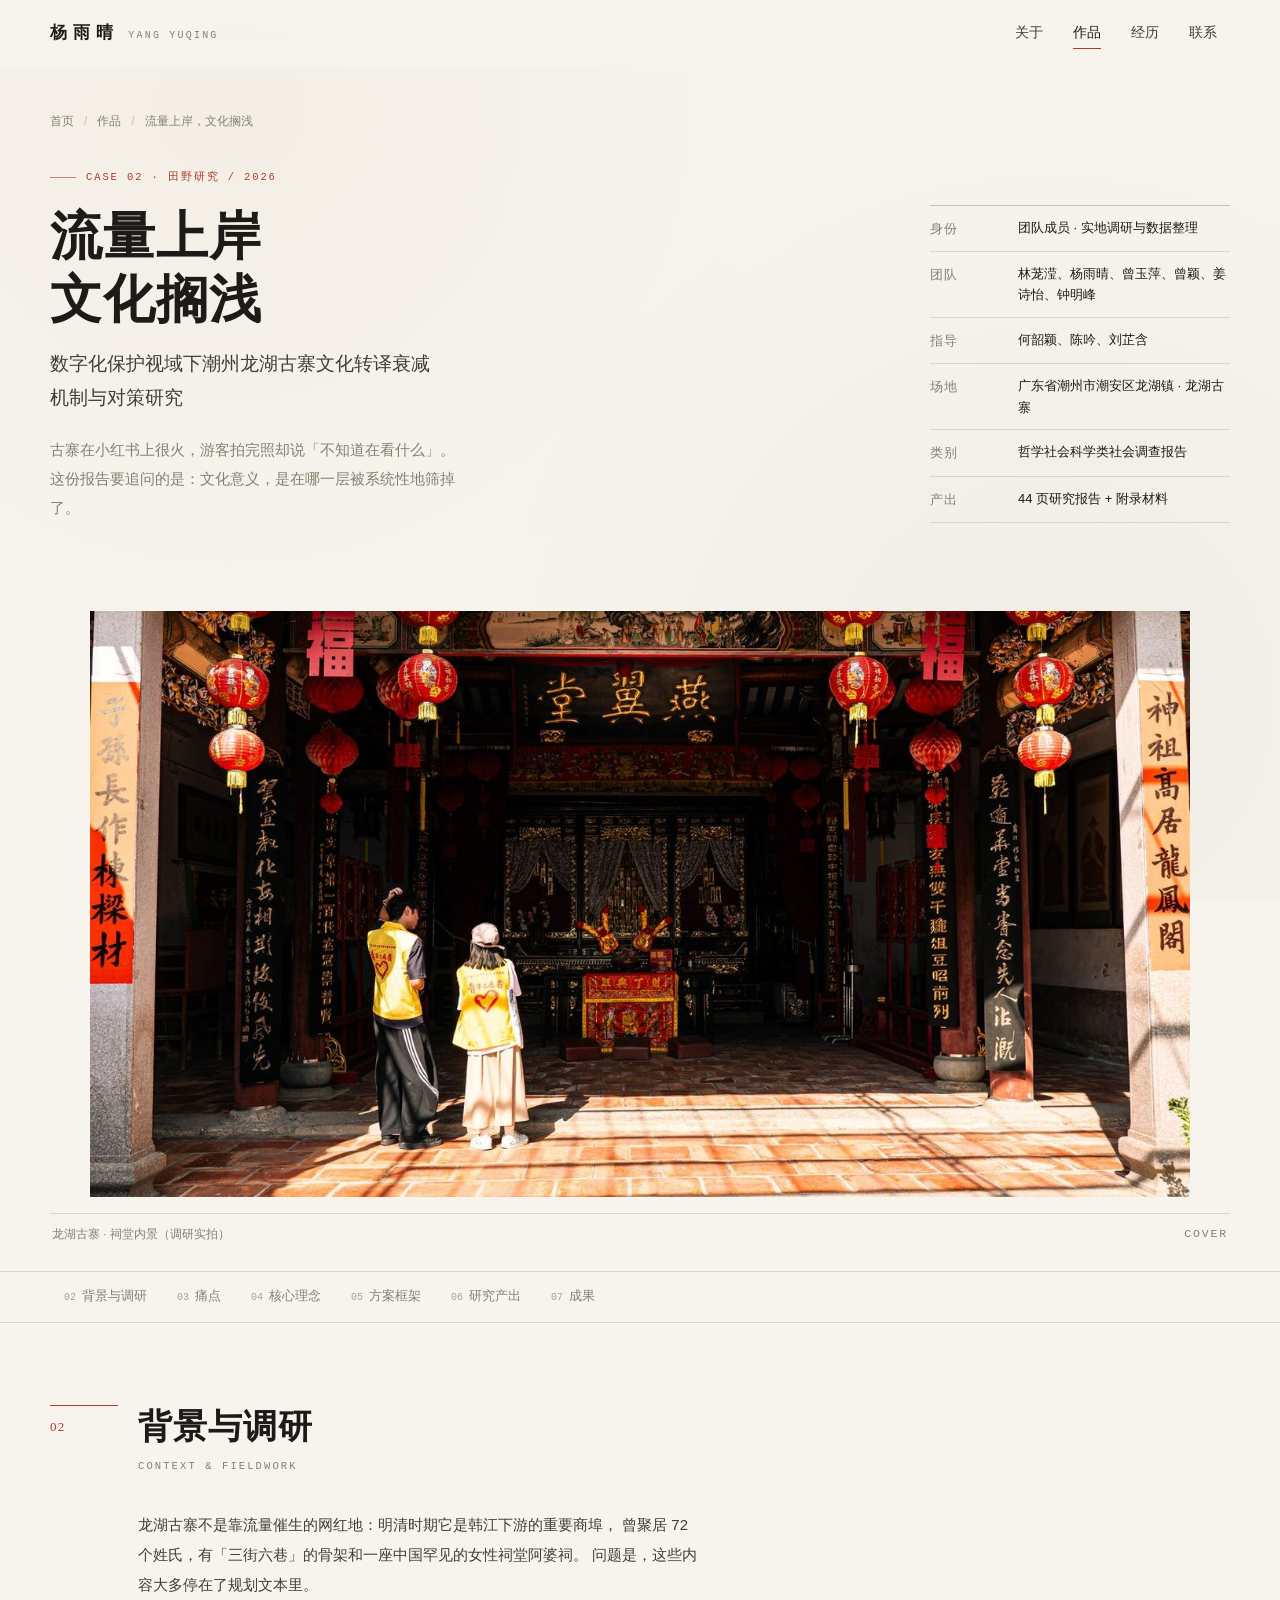
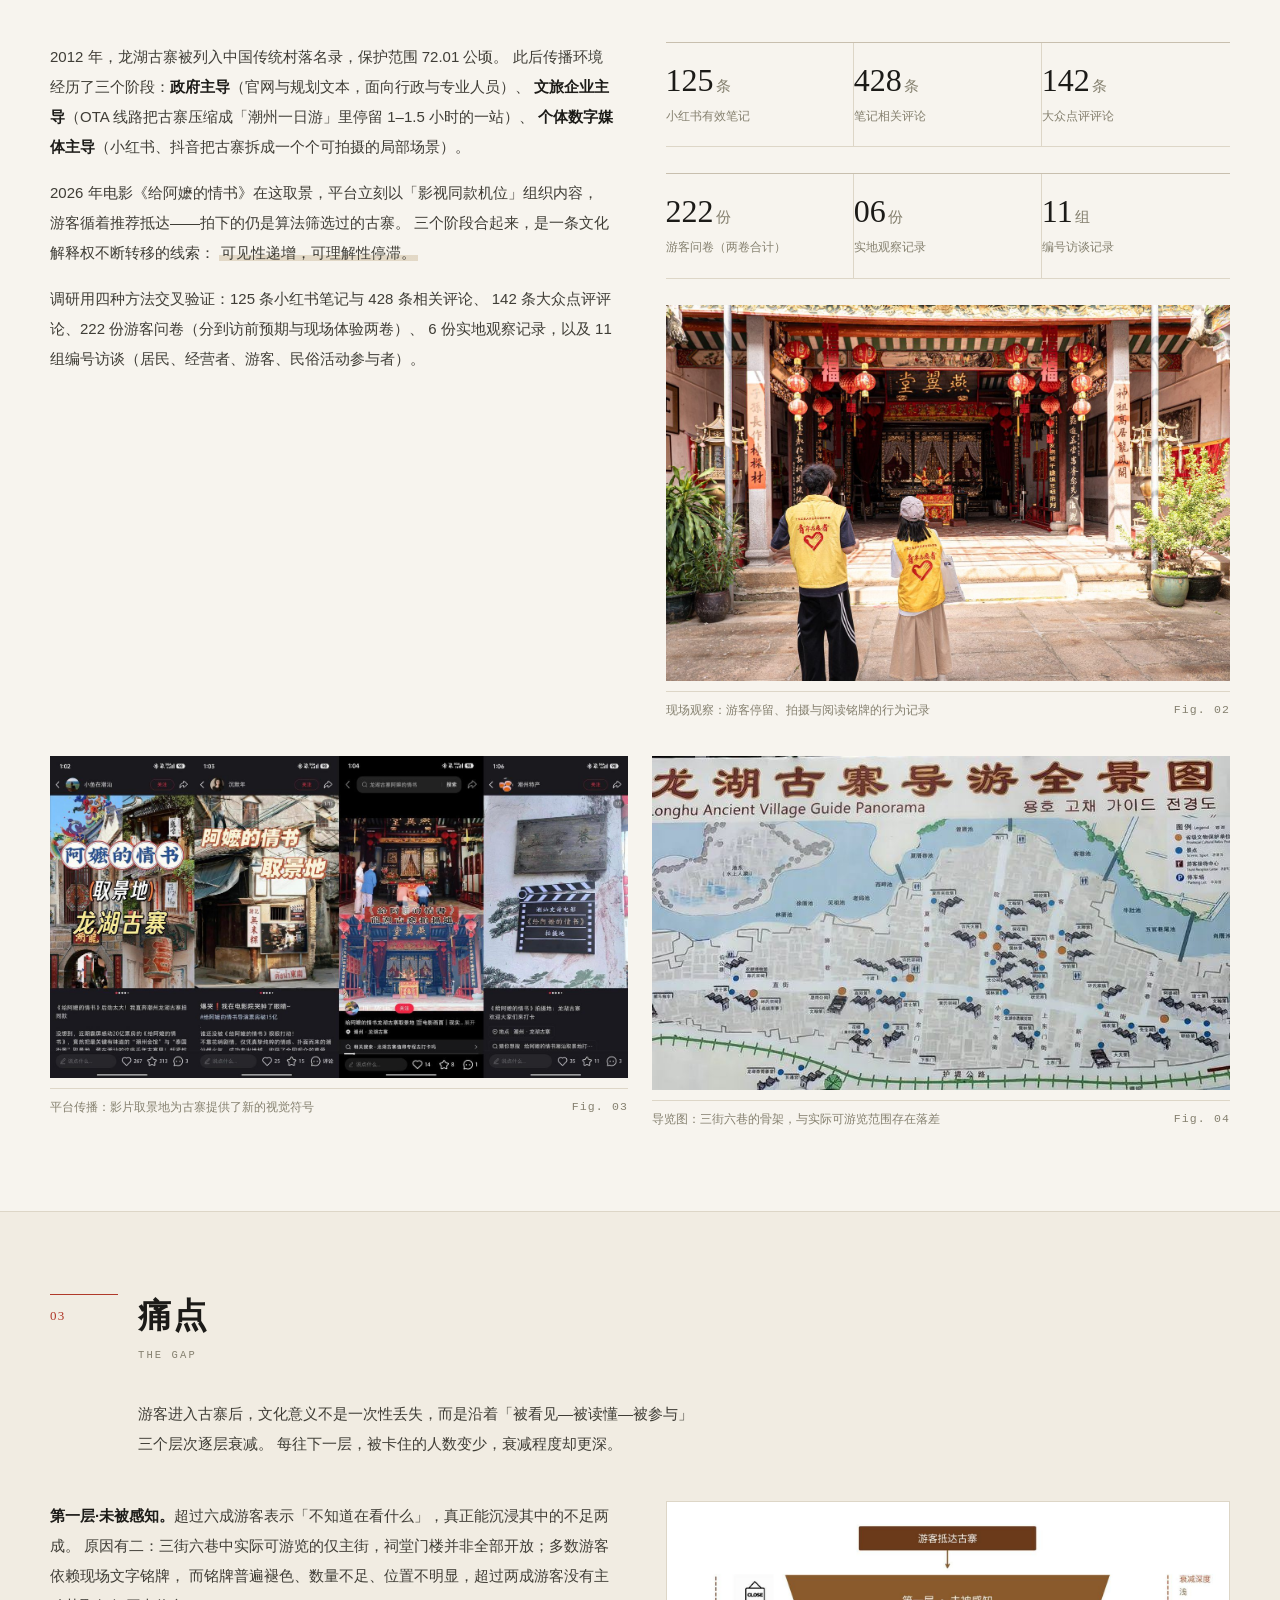
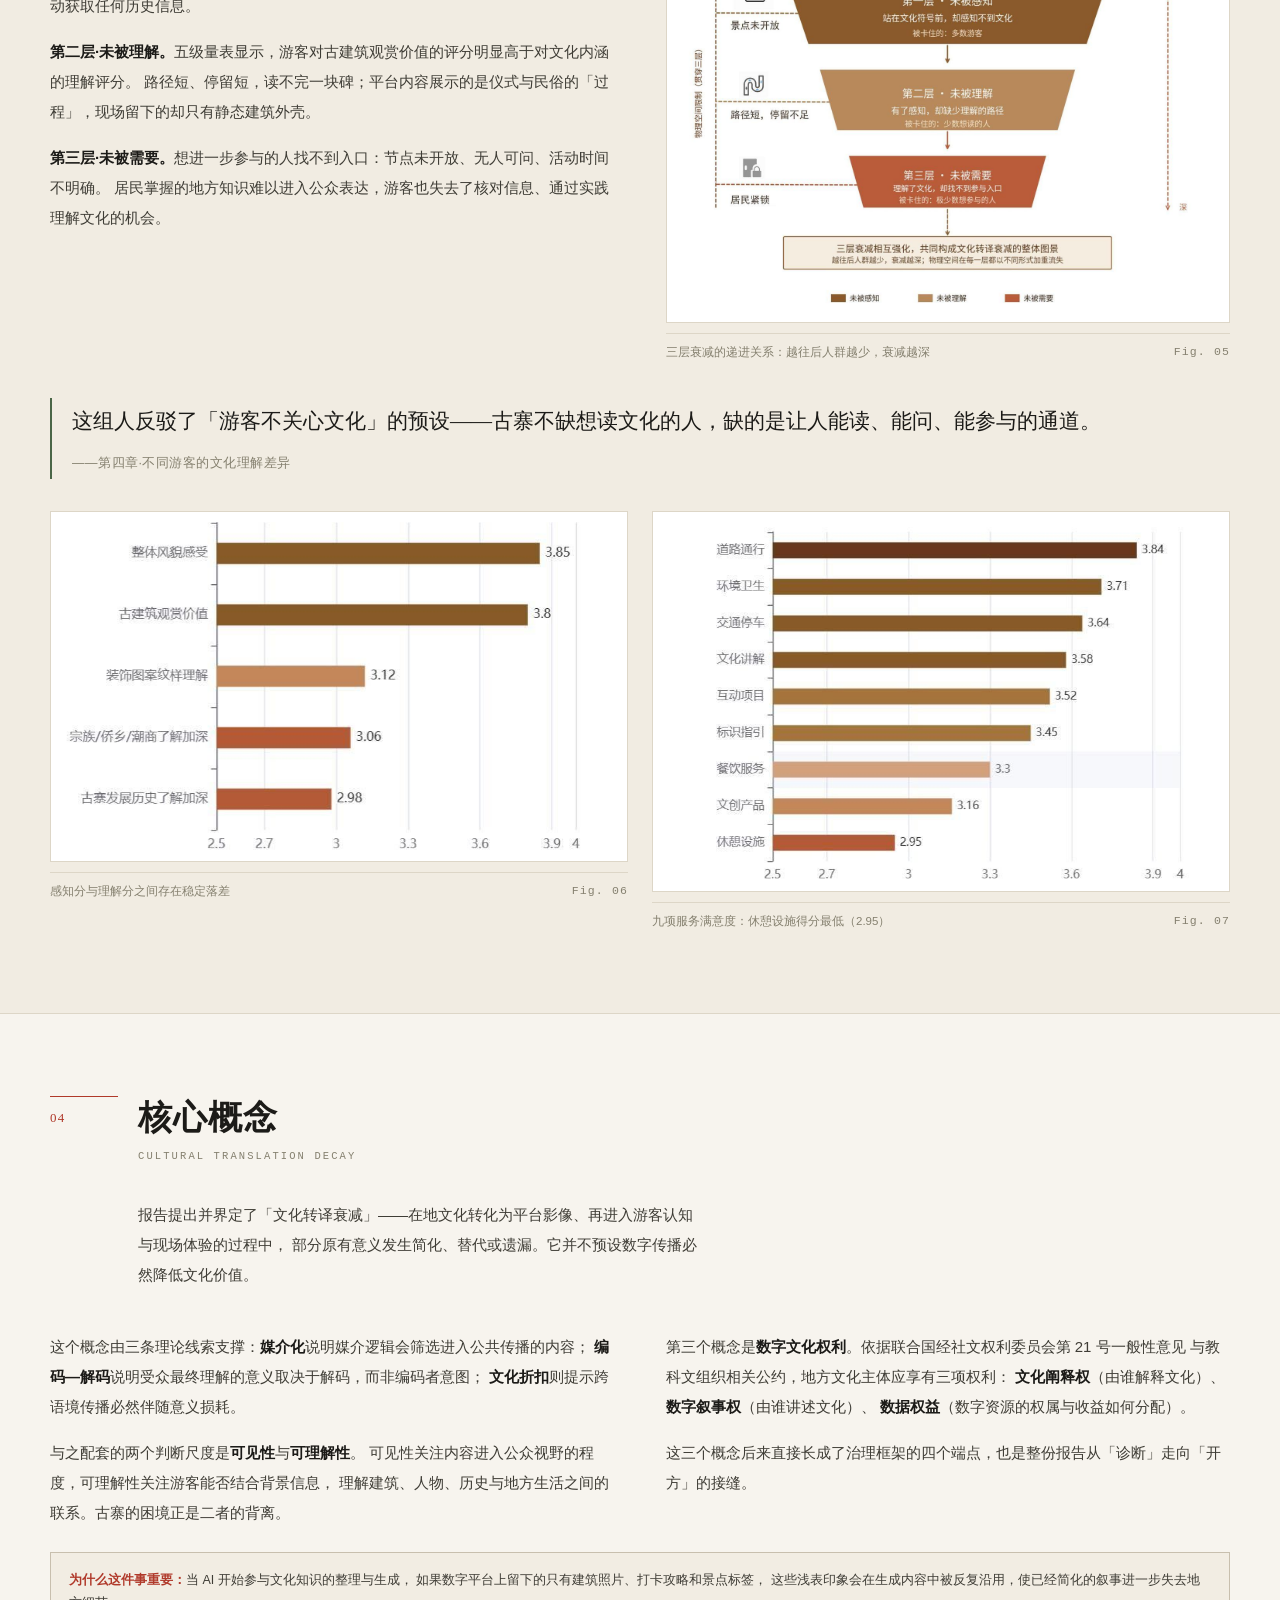
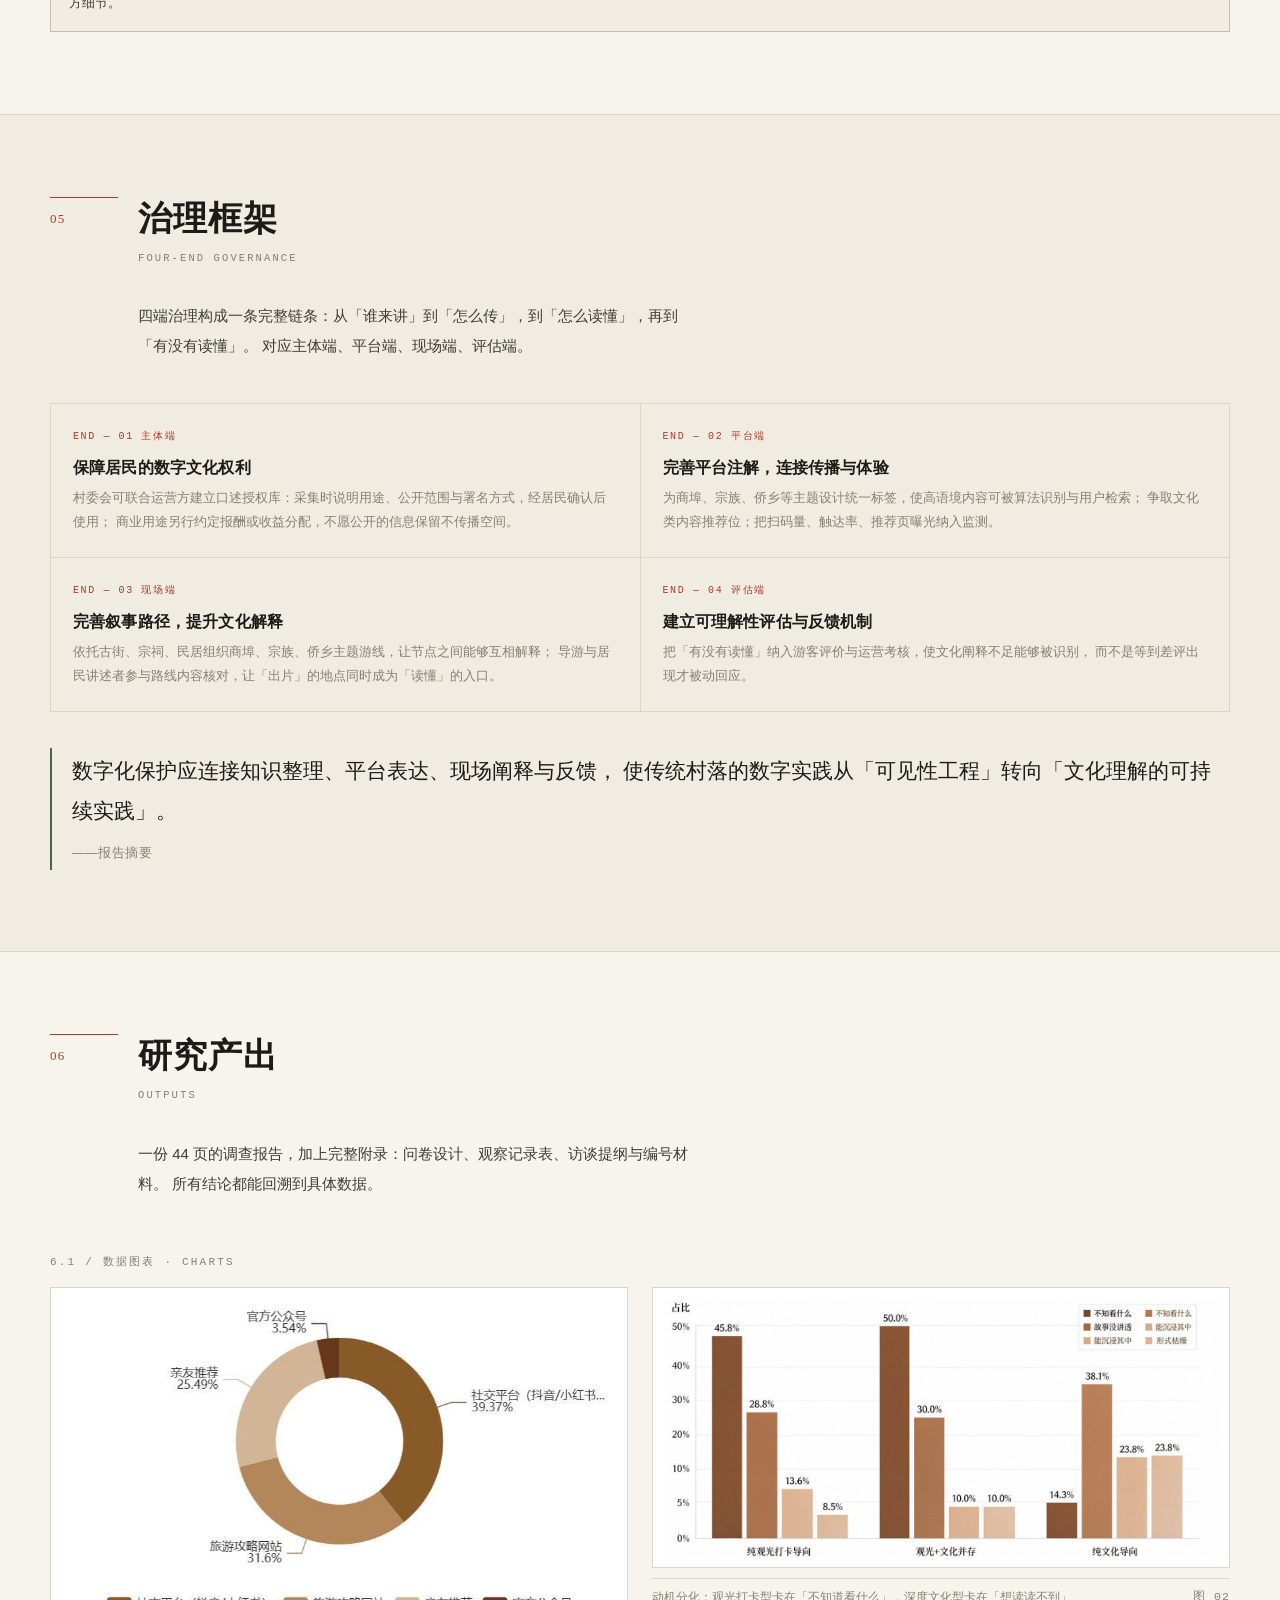
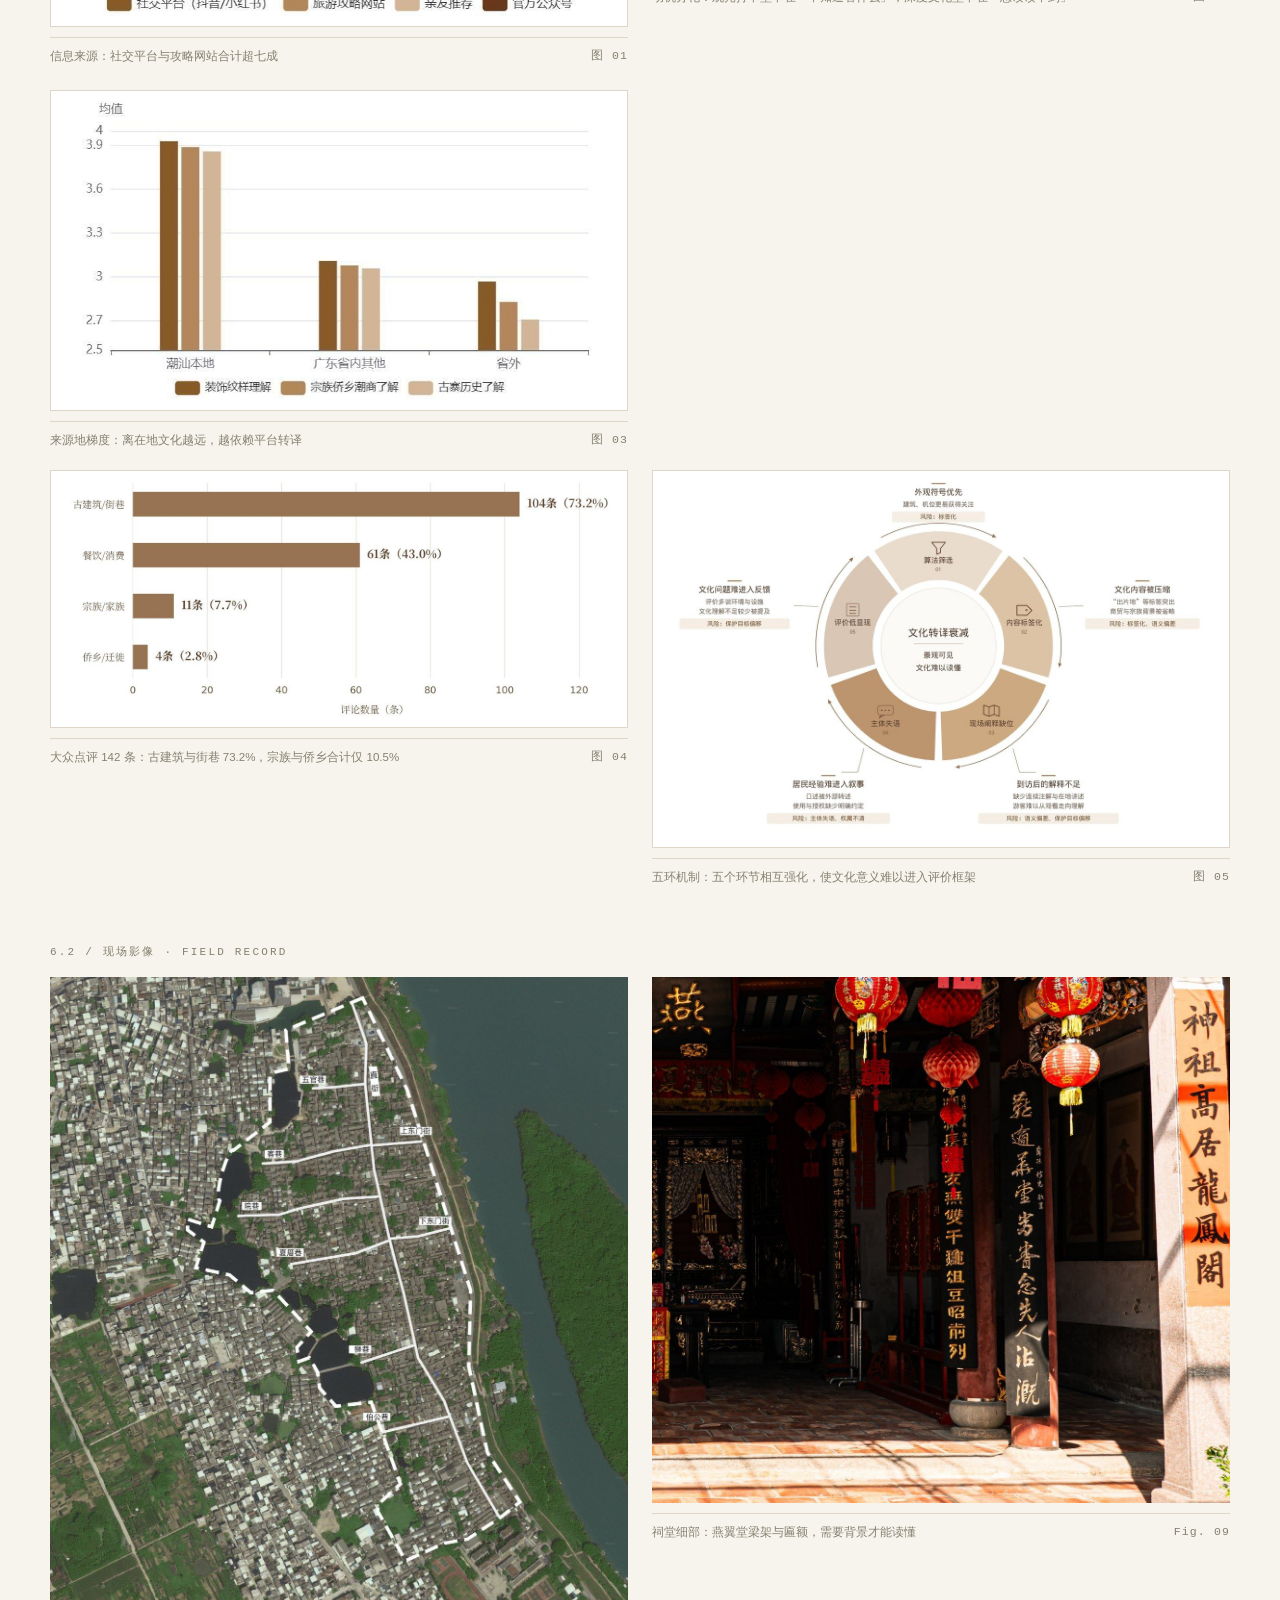
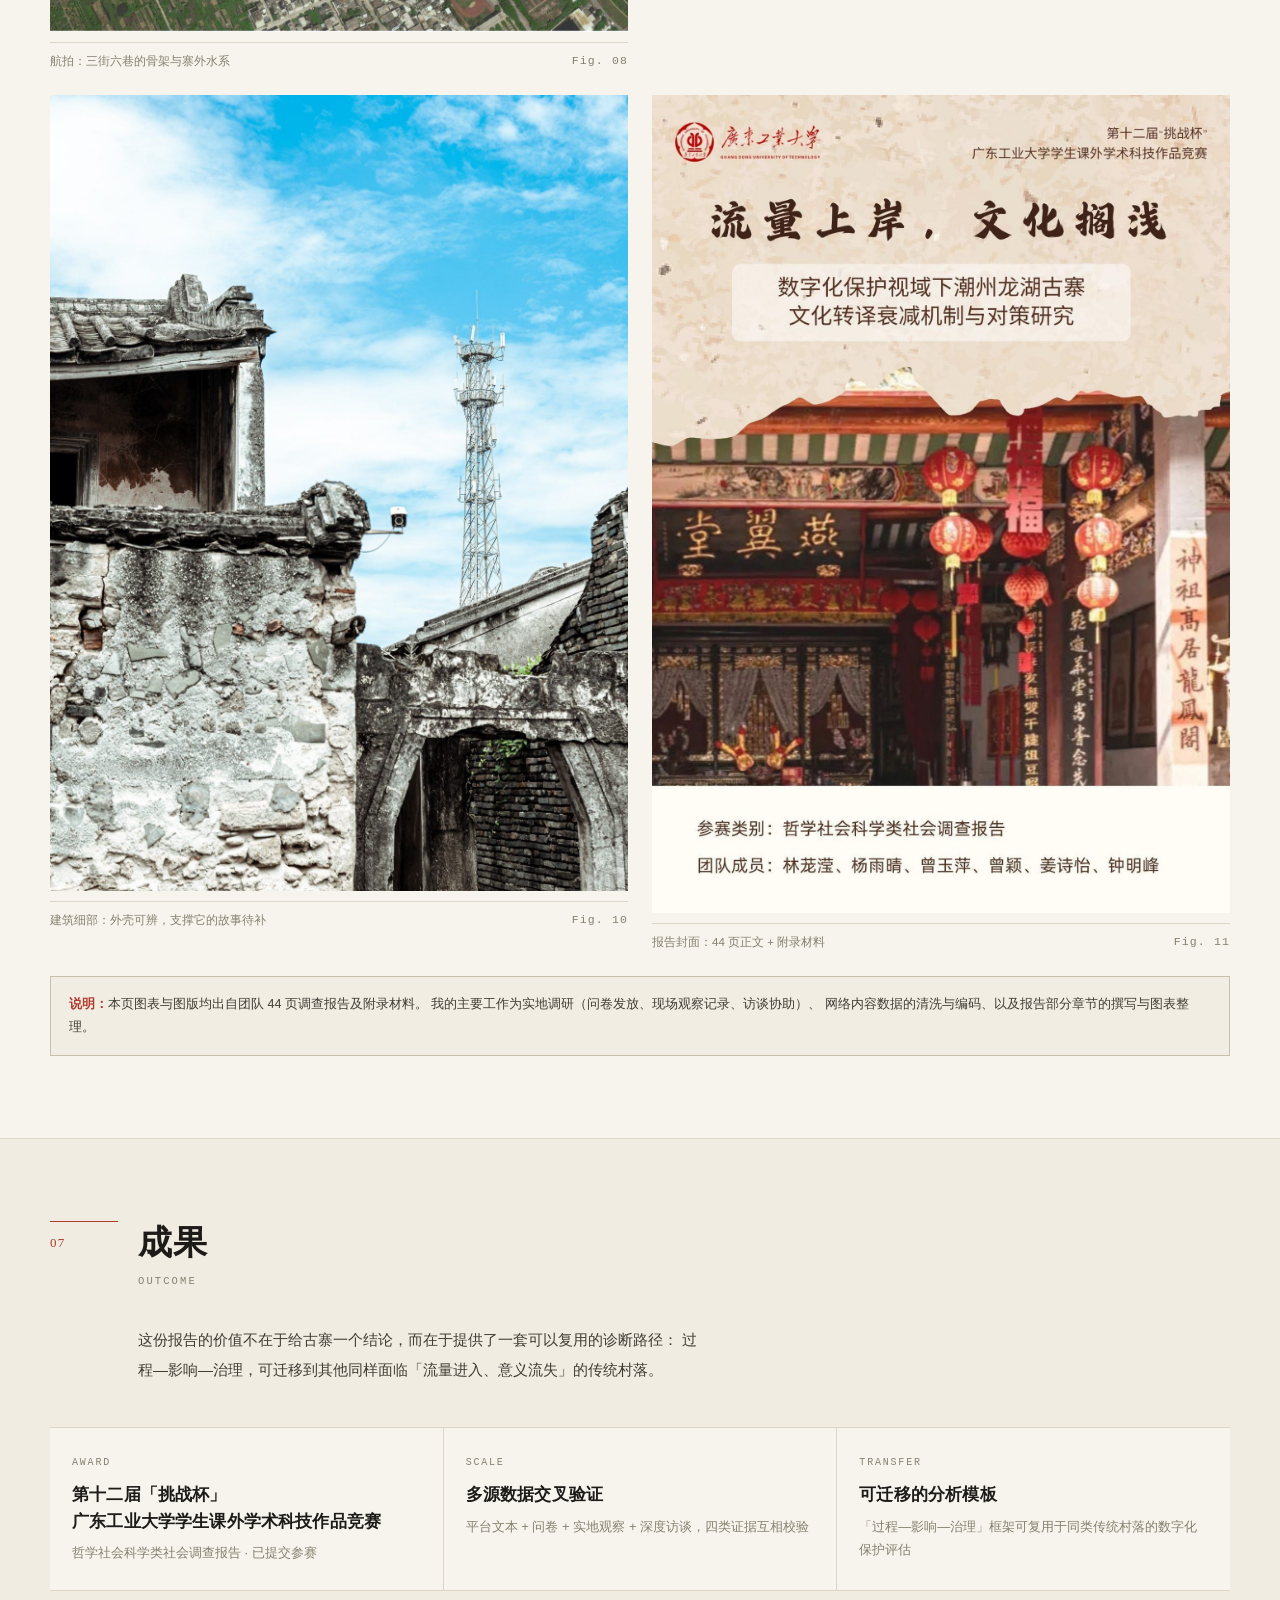
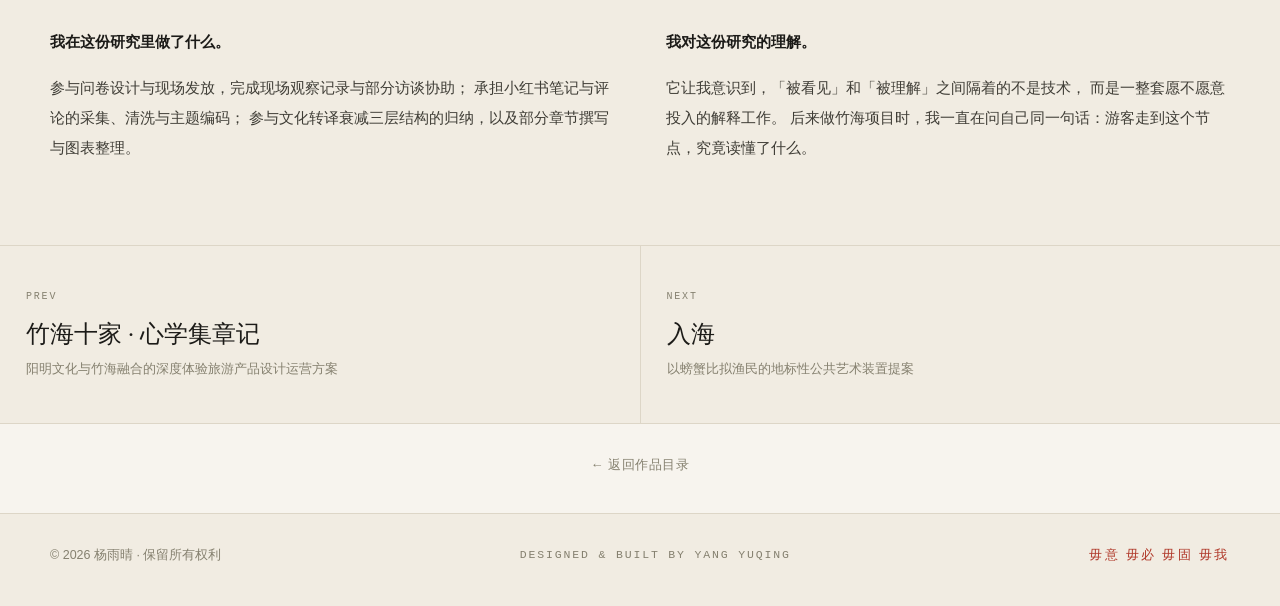
<file: 杨雨晴作品集_网站/case-longhu.html>
<!DOCTYPE html>
<html lang="zh-CN">
<head>
<meta charset="UTF-8" />
<meta name="viewport" content="width=device-width, initial-scale=1.0" />
<title>流量上岸，文化搁浅｜杨雨晴作品</title>
<meta name="description" content="数字化保护视域下潮州龙湖古寨文化转译衰减机制与对策研究：从田野数据到四端治理路径。" />
<link rel="stylesheet" href="assets/css/site.css" />
</head>
<body>

<header class="topbar" id="topbar">
  <div class="container topbar-inner">
    <a class="signature" href="home.html">
      <span class="zh">杨雨晴</span>
      <span class="en">Yang Yuqing</span>
    </a>
    <nav class="tabs" id="tabs" aria-label="主导航">
      <a href="home.html#about">关于</a>
      <a href="home.html#works" aria-current="page">作品</a>
      <a href="home.html#path">经历</a>
      <a href="home.html#contact">联系</a>
    </nav>
    <button class="burger" id="burger" aria-label="展开菜单" aria-expanded="false" aria-controls="tabs">
      <i></i><i></i><i></i>
    </button>
  </div>
</header>

<main>

<section class="case-top">
  <div class="container">
    <div class="crumb">
      <a href="home.html">首页</a>
      <span class="sl">/</span>
      <a href="home.html#works">作品</a>
      <span class="sl">/</span>
      <span>流量上岸，文化搁浅</span>
    </div>

    <div class="case-head">
      <div>
        <div class="case-kicker">Case 02 · 田野研究 / 2026</div>
        <h1 class="case-title">流量上岸<br>文化搁浅</h1>
        <p class="case-sub">数字化保护视域下潮州龙湖古寨文化转译衰减机制与对策研究</p>
        <p class="case-summary">
          古寨在小红书上很火，游客拍完照却说「不知道在看什么」。
          这份报告要追问的是：文化意义，是在哪一层被系统性地筛掉了。
        </p>
      </div>

      <div class="case-spec">
        <div class="r"><span>身份</span><b>团队成员 · 实地调研与数据整理</b></div>
        <div class="r"><span>团队</span><b>林茏滢、杨雨晴、曾玉萍、曾颖、姜诗怡、钟明峰</b></div>
        <div class="r"><span>指导</span><b>何韶颖、陈吟、刘芷含</b></div>
        <div class="r"><span>场地</span><b>广东省潮州市潮安区龙湖镇 · 龙湖古寨</b></div>
        <div class="r"><span>类别</span><b>哲学社会科学类社会调查报告</b></div>
        <div class="r"><span>产出</span><b>44 页研究报告 + 附录材料</b></div>
      </div>
    </div>

    <figure class="case-cover">
      <img src="assets/img/lh-cover.jpg" alt="龙湖古寨祠堂内景：燕翼堂牌匾与灯笼" />
    </figure>
    <div class="case-cover-cap">
      <span>龙湖古寨 · 祠堂内景（调研实拍）</span>
      <span class="mono">COVER</span>
    </div>
  </div>
</section>

<nav class="case-nav" id="caseNav">
  <div class="container case-nav-inner">
    <a href="#bg"><span>02</span>背景与调研</a>
    <a href="#pain"><span>03</span>痛点</a>
    <a href="#idea"><span>04</span>核心理念</a>
    <a href="#frame"><span>05</span>方案框架</a>
    <a href="#output"><span>06</span>研究产出</a>
    <a href="#result"><span>07</span>成果</a>
  </div>
</nav>

<!-- ================= 02 背景与调研 ================= -->
<section class="chapter" id="bg">
  <div class="container">
    <div class="ch-head">
      <div class="ch-num">02</div>
      <div>
        <h2 class="ch-title">背景与调研</h2>
        <div class="ch-title-en">Context &amp; Fieldwork</div>
      </div>
      <p class="ch-lede">
        龙湖古寨不是靠流量催生的网红地：明清时期它是韩江下游的重要商埠，
        曾聚居 72 个姓氏，有「三街六巷」的骨架和一座中国罕见的女性祠堂阿婆祠。
        问题是，这些内容大多停在了规划文本里。
      </p>
    </div>

    <div class="two-col">
      <div class="prose">
        <p>
          2012 年，龙湖古寨被列入中国传统村落名录，保护范围 72.01 公顷。
          此后传播环境经历了三个阶段：<strong>政府主导</strong>（官网与规划文本，面向行政与专业人员）、
          <strong>文旅企业主导</strong>（OTA 线路把古寨压缩成「潮州一日游」里停留 1–1.5 小时的一站）、
          <strong>个体数字媒体主导</strong>（小红书、抖音把古寨拆成一个个可拍摄的局部场景）。
        </p>
        <p>
          2026 年电影《给阿嬷的情书》在这取景，平台立刻以「影视同款机位」组织内容，
          游客循着推荐抵达——拍下的仍是算法筛选过的古寨。
          三个阶段合起来，是一条文化解释权不断转移的线索：
          <span class="hl">可见性递增，可理解性停滞。</span>
        </p>
        <p>
          调研用四种方法交叉验证：125 条小红书笔记与 428 条相关评论、
          142 条大众点评评论、222 份游客问卷（分到访前预期与现场体验两卷）、
          6 份实地观察记录，以及 11 组编号访谈（居民、经营者、游客、民俗活动参与者）。
        </p>
      </div>

      <div>
        <div class="data-row" style="margin-top:0;">
          <div class="data"><div class="n">125<u>条</u></div><div class="t">小红书有效笔记</div></div>
          <div class="data"><div class="n">428<u>条</u></div><div class="t">笔记相关评论</div></div>
          <div class="data"><div class="n">142<u>条</u></div><div class="t">大众点评评论</div></div>
        </div>
        <div class="data-row" style="margin-top:0;">
          <div class="data"><div class="n">222<u>份</u></div><div class="t">游客问卷（两卷合计）</div></div>
          <div class="data"><div class="n">06<u>份</u></div><div class="t">实地观察记录</div></div>
          <div class="data"><div class="n">11<u>组</u></div><div class="t">编号访谈记录</div></div>
        </div>

        <figure class="fig">
          <img src="assets/img/lh-temple.jpg" alt="调研实拍：游客在祠堂门前拍照" />
          <figcaption><span>现场观察：游客停留、拍摄与阅读铭牌的行为记录</span><span>Fig. 02</span></figcaption>
        </figure>
      </div>
    </div>

    <div class="fig-grid rv" style="margin-top:36px;">
      <figure class="fig">
        <img src="assets/img/lh-xhs.jpg" alt="小红书笔记截图：阿嬷的情书取景地标签" />
        <figcaption><span>平台传播：影片取景地为古寨提供了新的视觉符号</span><span>Fig. 03</span></figcaption>
      </figure>
      <figure class="fig">
        <img src="assets/img/lh-map.jpg" alt="龙湖古寨导览全景图：三街六巷与主要节点" />
        <figcaption><span>导览图：三街六巷的骨架，与实际可游览范围存在落差</span><span>Fig. 04</span></figcaption>
      </figure>
    </div>
  </div>
</section>

<!-- ================= 03 痛点 ================= -->
<section class="chapter tint" id="pain">
  <div class="container">
    <div class="ch-head">
      <div class="ch-num">03</div>
      <div>
        <h2 class="ch-title">痛点</h2>
        <div class="ch-title-en">The Gap</div>
      </div>
      <p class="ch-lede">
        游客进入古寨后，文化意义不是一次性丢失，而是沿着「被看见—被读懂—被参与」三个层次逐层衰减。
        每往下一层，被卡住的人数变少，衰减程度却更深。
      </p>
    </div>

    <div class="two-col">
      <div class="prose">
        <p>
          <strong>第一层·未被感知。</strong>超过六成游客表示「不知道在看什么」，真正能沉浸其中的不足两成。
          原因有二：三街六巷中实际可游览的仅主街，祠堂门楼并非全部开放；多数游客依赖现场文字铭牌，
          而铭牌普遍褪色、数量不足、位置不明显，超过两成游客没有主动获取任何历史信息。
        </p>
        <p>
          <strong>第二层·未被理解。</strong>五级量表显示，游客对古建筑观赏价值的评分明显高于对文化内涵的理解评分。
          路径短、停留短，读不完一块碑；平台内容展示的是仪式与民俗的「过程」，现场留下的却只有静态建筑外壳。
        </p>
        <p>
          <strong>第三层·未被需要。</strong>想进一步参与的人找不到入口：节点未开放、无人可问、活动时间不明确。
          居民掌握的地方知识难以进入公众表达，游客也失去了核对信息、通过实践理解文化的机会。
        </p>
      </div>
      <figure class="fig chart">
        <img src="assets/img/lh-funnel.jpg" alt="文化转译衰减的三层递进结构图" />
        <figcaption><span>三层衰减的递进关系：越往后人群越少，衰减越深</span><span>Fig. 05</span></figcaption>
      </figure>
    </div>

    <div class="pull rv" style="margin-top:36px;">
      这组人反驳了「游客不关心文化」的预设——古寨不缺想读文化的人，缺的是让人能读、能问、能参与的通道。
      <small>——第四章·不同游客的文化理解差异</small>
    </div>

    <div class="fig-grid rv" style="margin-top:32px;">
      <figure class="fig chart">
        <img src="assets/img/lh-gap.jpg" alt="游客「感知—理解」落差五级量表柱状图" />
        <figcaption><span>感知分与理解分之间存在稳定落差</span><span>Fig. 06</span></figcaption>
      </figure>
      <figure class="fig chart">
        <img src="assets/img/lh-service.jpg" alt="九项服务满意度评分" />
        <figcaption><span>九项服务满意度：休憩设施得分最低（2.95）</span><span>Fig. 07</span></figcaption>
      </figure>
    </div>
  </div>
</section>

<!-- ================= 04 核心理念 ================= -->
<section class="chapter" id="idea">
  <div class="container">
    <div class="ch-head">
      <div class="ch-num">04</div>
      <div>
        <h2 class="ch-title">核心概念</h2>
        <div class="ch-title-en">Cultural Translation Decay</div>
      </div>
      <p class="ch-lede">
        报告提出并界定了「文化转译衰减」——在地文化转化为平台影像、再进入游客认知与现场体验的过程中，
        部分原有意义发生简化、替代或遗漏。它并不预设数字传播必然降低文化价值。
      </p>
    </div>

    <div class="two-col">
      <div class="prose">
        <p>
          这个概念由三条理论线索支撑：<strong>媒介化</strong>说明媒介逻辑会筛选进入公共传播的内容；
          <strong>编码—解码</strong>说明受众最终理解的意义取决于解码，而非编码者意图；
          <strong>文化折扣</strong>则提示跨语境传播必然伴随意义损耗。
        </p>
        <p>
          与之配套的两个判断尺度是<strong>可见性</strong>与<strong>可理解性</strong>。
          可见性关注内容进入公众视野的程度，可理解性关注游客能否结合背景信息，
          理解建筑、人物、历史与地方生活之间的联系。古寨的困境正是二者的背离。
        </p>
      </div>
      <div class="prose">
        <p>
          第三个概念是<strong>数字文化权利</strong>。依据联合国经社文权利委员会第 21 号一般性意见
          与教科文组织相关公约，地方文化主体应享有三项权利：
          <strong>文化阐释权</strong>（由谁解释文化）、<strong>数字叙事权</strong>（由谁讲述文化）、
          <strong>数据权益</strong>（数字资源的权属与收益如何分配）。
        </p>
        <p>
          这三个概念后来直接长成了治理框架的四个端点，也是整份报告从「诊断」走向「开方」的接缝。
        </p>
      </div>
    </div>

    <div class="notice rv">
      <b>为什么这件事重要：</b>当 AI 开始参与文化知识的整理与生成，
      如果数字平台上留下的只有建筑照片、打卡攻略和景点标签，
      这些浅表印象会在生成内容中被反复沿用，使已经简化的叙事进一步失去地方细节。
    </div>
  </div>
</section>

<!-- ================= 05 方案框架 ================= -->
<section class="chapter tint" id="frame">
  <div class="container">
    <div class="ch-head">
      <div class="ch-num">05</div>
      <div>
        <h2 class="ch-title">治理框架</h2>
        <div class="ch-title-en">Four-End Governance</div>
      </div>
      <p class="ch-lede">
        四端治理构成一条完整链条：从「谁来讲」到「怎么传」，到「怎么读懂」，再到「有没有读懂」。
        对应主体端、平台端、现场端、评估端。
      </p>
    </div>

    <div class="pain-grid rv" style="grid-template-columns:repeat(2,1fr);">
      <div class="pain">
        <div class="i">END — 01 主体端</div>
        <h4>保障居民的数字文化权利</h4>
        <p>村委会可联合运营方建立口述授权库：采集时说明用途、公开范围与署名方式，经居民确认后使用；
        商业用途另行约定报酬或收益分配，不愿公开的信息保留不传播空间。</p>
      </div>
      <div class="pain">
        <div class="i">END — 02 平台端</div>
        <h4>完善平台注解，连接传播与体验</h4>
        <p>为商埠、宗族、侨乡等主题设计统一标签，使高语境内容可被算法识别与用户检索；
        争取文化类内容推荐位；把扫码量、触达率、推荐页曝光纳入监测。</p>
      </div>
      <div class="pain">
        <div class="i">END — 03 现场端</div>
        <h4>完善叙事路径，提升文化解释</h4>
        <p>依托古街、宗祠、民居组织商埠、宗族、侨乡主题游线，让节点之间能够互相解释；
        导游与居民讲述者参与路线内容核对，让「出片」的地点同时成为「读懂」的入口。</p>
      </div>
      <div class="pain">
        <div class="i">END — 04 评估端</div>
        <h4>建立可理解性评估与反馈机制</h4>
        <p>把「有没有读懂」纳入游客评价与运营考核，使文化阐释不足能够被识别，
        而不是等到差评出现才被动回应。</p>
      </div>
    </div>

    <div class="pull rv" style="margin-top:36px;">
      数字化保护应连接知识整理、平台表达、现场阐释与反馈，
      使传统村落的数字实践从「可见性工程」转向「文化理解的可持续实践」。
      <small>——报告摘要</small>
    </div>
  </div>
</section>

<!-- ================= 06 研究产出 ================= -->
<section class="chapter" id="output">
  <div class="container">
    <div class="ch-head">
      <div class="ch-num">06</div>
      <div>
        <h2 class="ch-title">研究产出</h2>
        <div class="ch-title-en">Outputs</div>
      </div>
      <p class="ch-lede">
        一份 44 页的调查报告，加上完整附录：问卷设计、观察记录表、访谈提纲与编号材料。
        所有结论都能回溯到具体数据。
      </p>
    </div>

    <div class="sec-index" style="margin-bottom:14px;">6.1 / 数据图表 · CHARTS</div>
    <div class="fig-grid rv">
      <figure class="fig chart">
        <img src="assets/img/lh-source.jpg" alt="游客信息来源分布环形图" />
        <figcaption><span>信息来源：社交平台与攻略网站合计超七成</span><span>图 01</span></figcaption>
      </figure>
      <figure class="fig chart">
        <img src="assets/img/lh-motive.jpg" alt="不同动机游客的体验卡点分布" />
        <figcaption><span>动机分化：观光打卡型卡在「不知道看什么」，深度文化型卡在「想读读不到」</span><span>图 02</span></figcaption>
      </figure>
      <figure class="fig chart">
        <img src="assets/img/lh-origin.jpg" alt="不同来源地游客的文化理解均值" />
        <figcaption><span>来源地梯度：离在地文化越远，越依赖平台转译</span><span>图 03</span></figcaption>
      </figure>
    </div>

    <div class="fig-grid rv" style="margin-top:20px;">
      <figure class="fig chart">
        <img src="assets/img/lh-dianping.jpg" alt="大众点评 142 条评论的主题频数" />
        <figcaption><span>大众点评 142 条：古建筑与街巷 73.2%，宗族与侨乡合计仅 10.5%</span><span>图 04</span></figcaption>
      </figure>
      <figure class="fig chart">
        <img src="assets/img/lh-mechanism.jpg" alt="文化转译衰减的五环机制与风险图" />
        <figcaption><span>五环机制：五个环节相互强化，使文化意义难以进入评价框架</span><span>图 05</span></figcaption>
      </figure>
    </div>

    <div class="sec-index" style="margin:44px 0 14px;">6.2 / 现场影像 · FIELD RECORD</div>
    <div class="fig-grid rv">
      <figure class="fig">
        <img src="assets/img/lh-aerial.jpg" alt="龙湖古寨航拍：三街六巷格局与韩江水系" />
        <figcaption><span>航拍：三街六巷的骨架与寨外水系</span><span>Fig. 08</span></figcaption>
      </figure>
      <figure class="fig">
        <img src="assets/img/lh-hall.jpg" alt="祠堂内部梁架、匾额与供桌细节" />
        <figcaption><span>祠堂细部：燕翼堂梁架与匾额，需要背景才能读懂</span><span>Fig. 09</span></figcaption>
      </figure>
      <figure class="fig">
        <img src="assets/img/lh-wall.jpg" alt="老墙、残破门楼与远处通信塔" />
        <figcaption><span>建筑细部：外壳可辨，支撑它的故事待补</span><span>Fig. 10</span></figcaption>
      </figure>
      <figure class="fig">
        <img src="assets/img/lh-report.jpg" alt="调查报告封面：流量上岸，文化搁浅" />
        <figcaption><span>报告封面：44 页正文 + 附录材料</span><span>Fig. 11</span></figcaption>
      </figure>
    </div>

    <div class="notice rv">
      <b>说明：</b>本页图表与图版均出自团队 44 页调查报告及附录材料。
      我的主要工作为实地调研（问卷发放、现场观察记录、访谈协助）、
      网络内容数据的清洗与编码、以及报告部分章节的撰写与图表整理。
    </div>
  </div>
</section>

<!-- ================= 07 成果 ================= -->
<section class="chapter tint" id="result">
  <div class="container">
    <div class="ch-head">
      <div class="ch-num">07</div>
      <div>
        <h2 class="ch-title">成果</h2>
        <div class="ch-title-en">Outcome</div>
      </div>
      <p class="ch-lede">
        这份报告的价值不在于给古寨一个结论，而在于提供了一套可以复用的诊断路径：
        过程—影响—治理，可迁移到其他同样面临「流量进入、意义流失」的传统村落。
      </p>
    </div>

    <div class="outcomes rv">
      <div class="outcome">
        <div class="k">AWARD</div>
        <h4>第十二届「挑战杯」<br>广东工业大学学生课外学术科技作品竞赛</h4>
        <p>哲学社会科学类社会调查报告 · 已提交参赛</p>
      </div>
      <div class="outcome">
        <div class="k">SCALE</div>
        <h4>多源数据交叉验证</h4>
        <p>平台文本 + 问卷 + 实地观察 + 深度访谈，四类证据互相校验</p>
      </div>
      <div class="outcome">
        <div class="k">TRANSFER</div>
        <h4>可迁移的分析模板</h4>
        <p>「过程—影响—治理」框架可复用于同类传统村落的数字化保护评估</p>
      </div>
    </div>

    <div class="two-col rv" style="margin-top:36px;">
      <div class="prose">
        <p><strong>我在这份研究里做了什么。</strong></p>
        <p>
          参与问卷设计与现场发放，完成现场观察记录与部分访谈协助；
          承担小红书笔记与评论的采集、清洗与主题编码；
          参与文化转译衰减三层结构的归纳，以及部分章节撰写与图表整理。
        </p>
      </div>
      <div class="prose">
        <p><strong>我对这份研究的理解。</strong></p>
        <p>
          它让我意识到，「被看见」和「被理解」之间隔着的不是技术，
          而是一整套愿不愿意投入的解释工作。
          后来做竹海项目时，我一直在问自己同一句话：游客走到这个节点，究竟读懂了什么。
        </p>
      </div>
    </div>
  </div>
</section>

<nav class="case-next">
  <a href="case-zhuhai.html">
    <div class="k">PREV</div>
    <div class="t">竹海十家 · 心学集章记</div>
    <div class="d">阳明文化与竹海融合的深度体验旅游产品设计运营方案</div>
  </a>
  <a href="case-ruhai.html">
    <div class="k">NEXT</div>
    <div class="t">入海</div>
    <div class="d">以螃蟹比拟渔民的地标性公共艺术装置提案</div>
  </a>
</nav>

<p class="case-back"><a href="home.html#works">← 返回作品目录</a></p>

</main>

<footer class="footer">
  <div class="container footer-inner">
    <span>© <span id="year">2026</span> 杨雨晴 · 保留所有权利</span>
    <span class="mono">Designed &amp; Built by Yang Yuqing</span>
    <span class="seal-mark">毋意 毋必 毋固 毋我</span>
  </div>
</footer>

<script src="assets/js/site.js"></script>
</body>
</html>
</file>
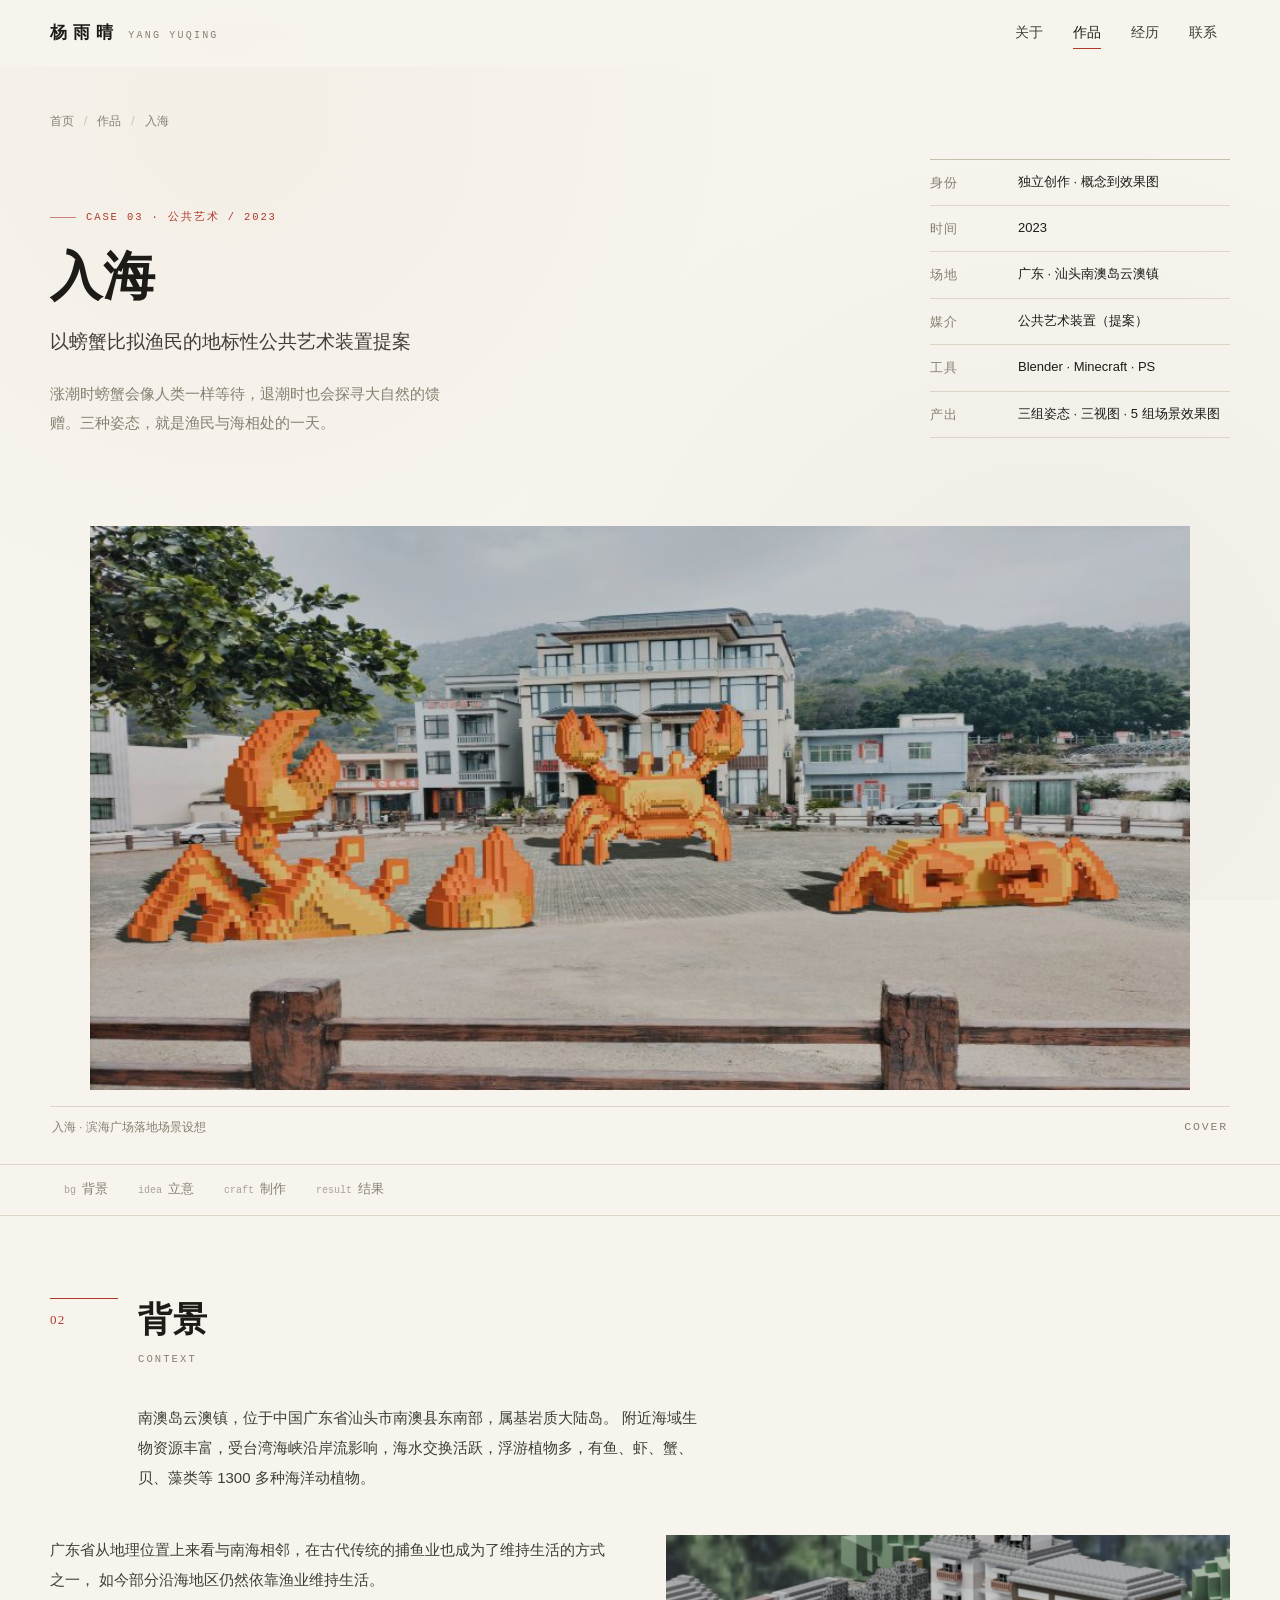
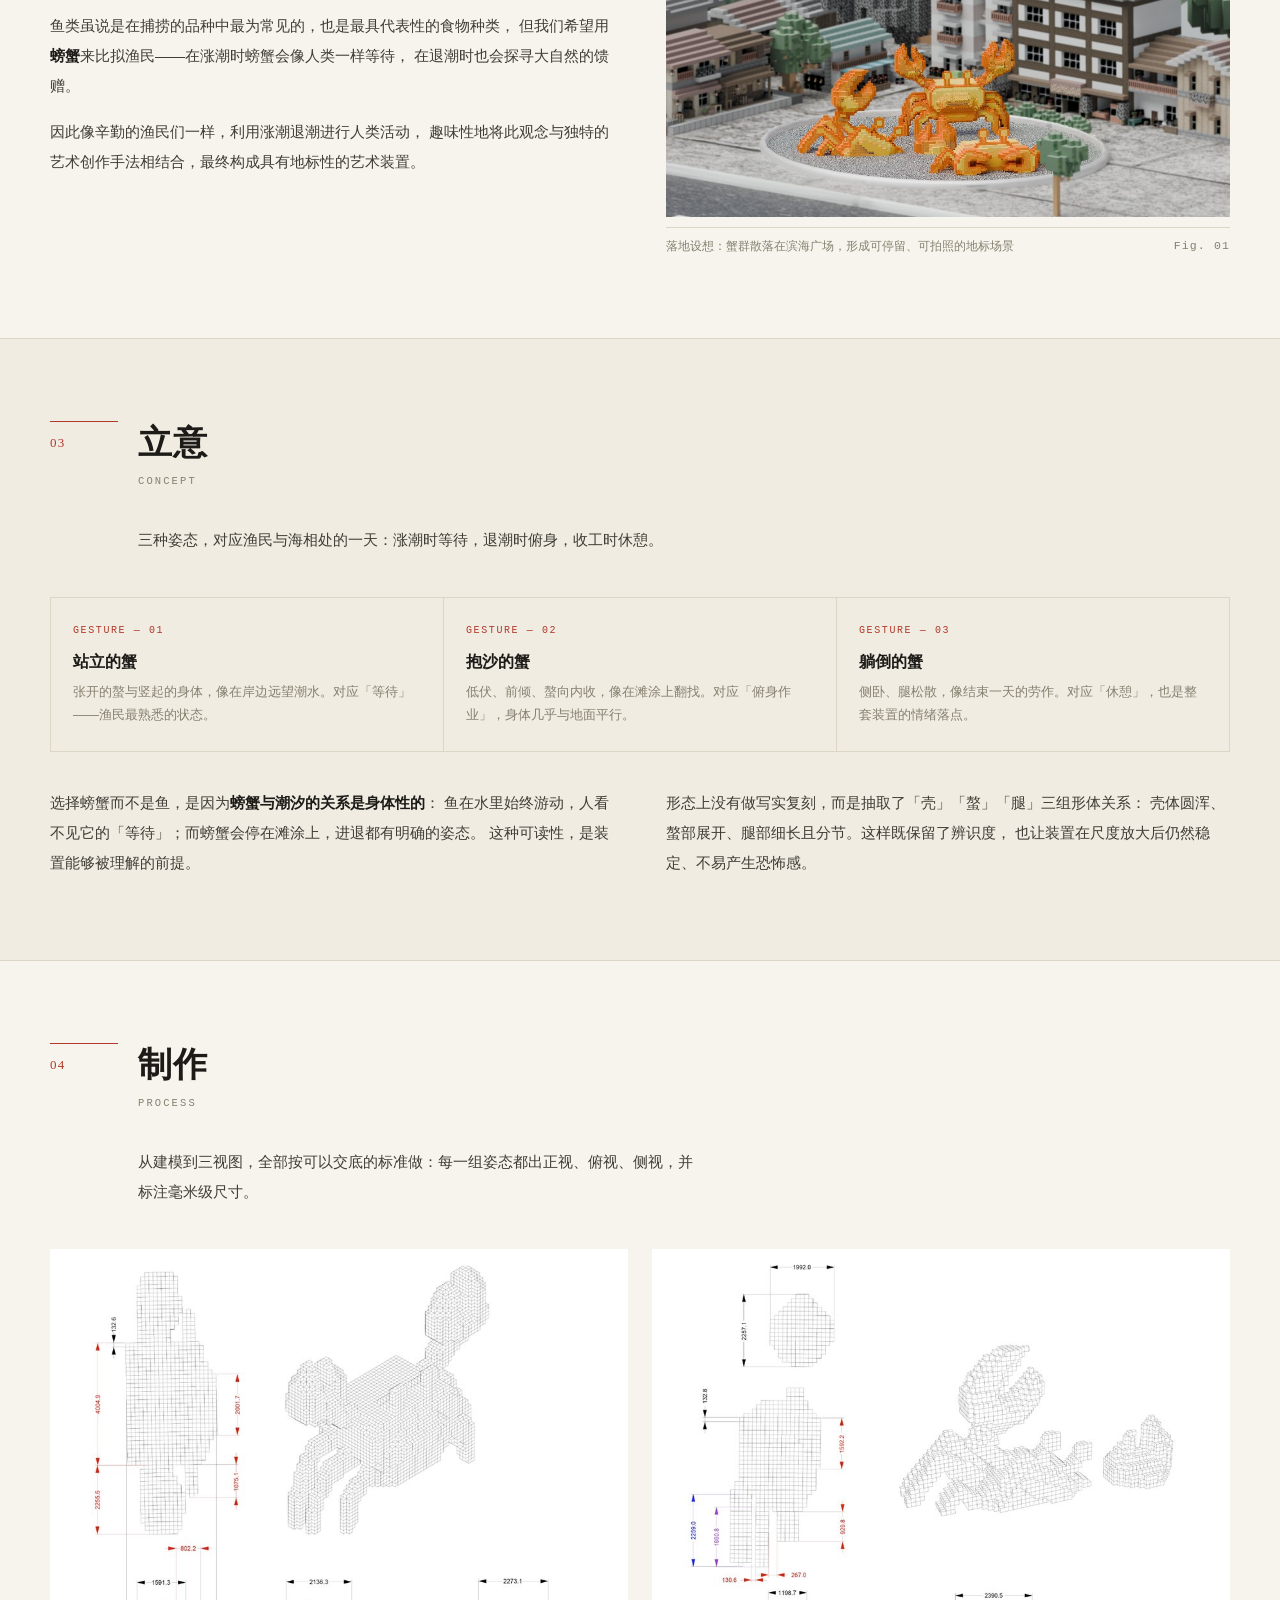
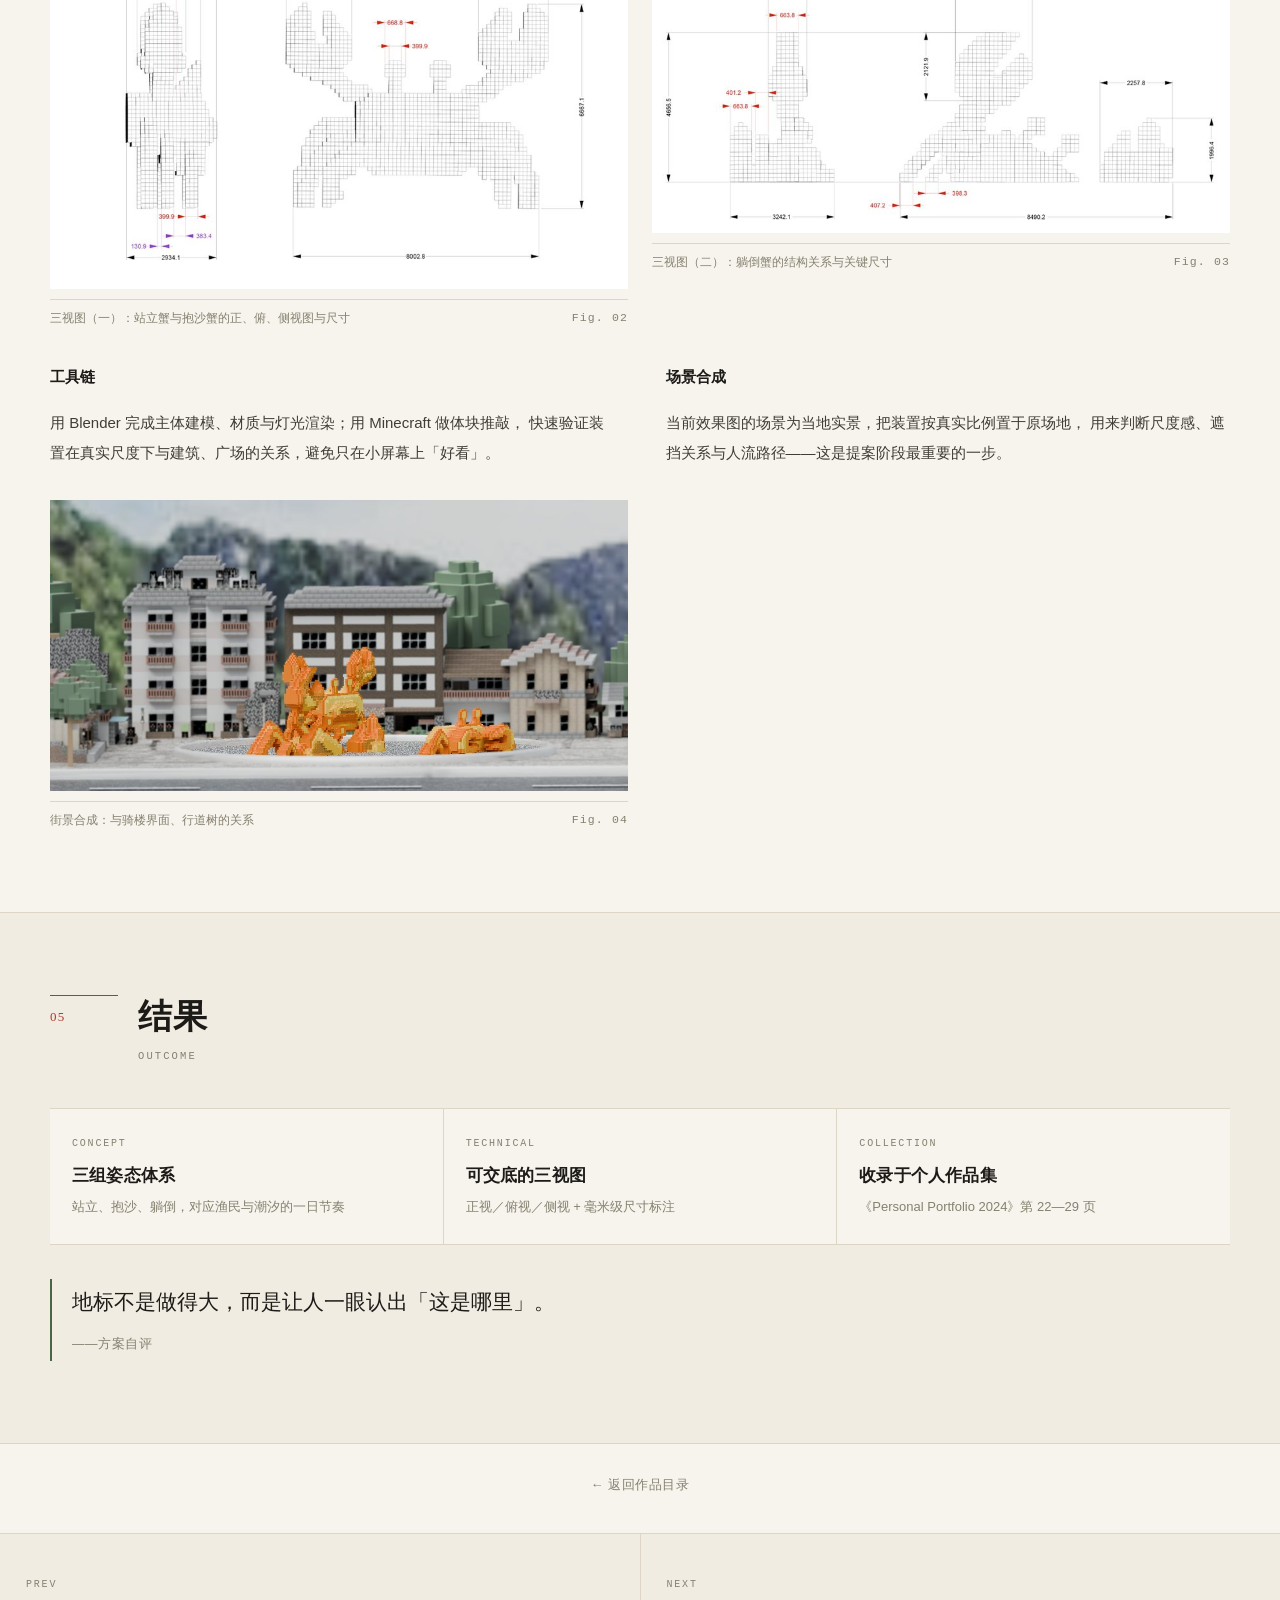
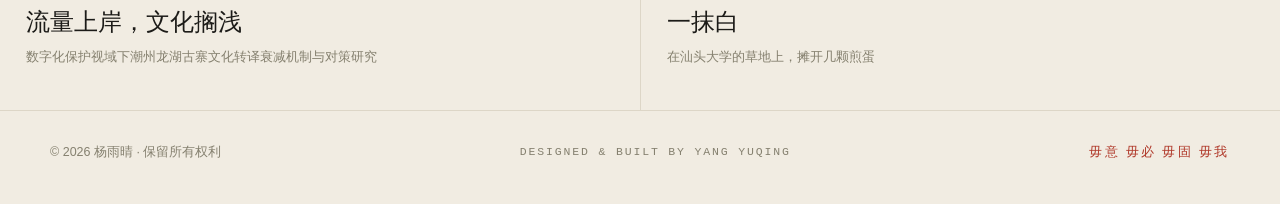
<file: 杨雨晴作品集_网站/case-ruhai.html>
<!DOCTYPE html>
<html lang="zh-CN">
<head>
<meta charset="UTF-8" />
<meta name="viewport" content="width=device-width, initial-scale=1.0" />
<title>入海｜杨雨晴作品</title>
<meta name="description" content="入海：以螃蟹比拟渔民的地标性公共艺术装置提案，含三视图与场景合成。" />
<link rel="stylesheet" href="assets/css/site.css" />
</head>
<body>

<header class="topbar" id="topbar">
  <div class="container topbar-inner">
    <a class="signature" href="home.html">
      <span class="zh">杨雨晴</span>
      <span class="en">Yang Yuqing</span>
    </a>
    <nav class="tabs" id="tabs" aria-label="主导航">
      <a href="home.html#about">关于</a>
      <a href="home.html#works" aria-current="page">作品</a>
      <a href="home.html#path">经历</a>
      <a href="home.html#contact">联系</a>
    </nav>
    <button class="burger" id="burger" aria-label="展开菜单" aria-expanded="false" aria-controls="tabs">
      <i></i><i></i><i></i>
    </button>
  </div>
</header>


<section class="case-top">
  <div class="container">
    <div class="crumb">
      <a href="home.html">首页</a>
      <span class="sl">/</span>
      <a href="home.html#works">作品</a>
      <span class="sl">/</span>
      <span>入海</span>
    </div>

    <div class="case-head">
      <div>
        <div class="case-kicker">Case 03 · 公共艺术 / 2023</div>
        <h1 class="case-title">入海</h1>
        <p class="case-sub">以螃蟹比拟渔民的地标性公共艺术装置提案</p>
        <p class="case-summary">涨潮时螃蟹会像人类一样等待，退潮时也会探寻大自然的馈赠。三种姿态，就是渔民与海相处的一天。</p>
      </div>

      <div class="case-spec">
        <div class="r"><span>身份</span><b>独立创作 · 概念到效果图</b></div>
        <div class="r"><span>时间</span><b>2023</b></div>
        <div class="r"><span>场地</span><b>广东 · 汕头南澳岛云澳镇</b></div>
        <div class="r"><span>媒介</span><b>公共艺术装置（提案）</b></div>
        <div class="r"><span>工具</span><b>Blender · Minecraft · PS</b></div>
        <div class="r"><span>产出</span><b>三组姿态 · 三视图 · 5 组场景效果图</b></div>
      </div>
    </div>

    <figure class="case-cover">
      <img src="assets/img/rh-scene-1.jpg" alt="入海 · 滨海广场落地场景设想" />
    </figure>
    <div class="case-cover-cap">
      <span>入海 · 滨海广场落地场景设想</span>
      <span class="mono">COVER</span>
    </div>
  </div>
</section>

<nav class="case-nav" id="caseNav">
  <div class="container case-nav-inner">
    <a href="#2"><span>bg</span>背景</a>
    <a href="#3"><span>idea</span>立意</a>
    <a href="#4"><span>craft</span>制作</a>
    <a href="#5"><span>result</span>结果</a>
  </div>
</nav>

<main>

<section class="chapter" id="bg">
  <div class="container">
    <div class="ch-head">
      <div class="ch-num">02</div>
      <div>
        <h2 class="ch-title">背景</h2>
        <div class="ch-title-en">Context</div>
      </div>
      <p class="ch-lede">
        南澳岛云澳镇，位于中国广东省汕头市南澳县东南部，属基岩质大陆岛。
        附近海域生物资源丰富，受台湾海峡沿岸流影响，海水交换活跃，浮游植物多，有鱼、虾、蟹、贝、藻类等 1300 多种海洋动植物。
      </p>
    </div>

    <div class="two-col">
      <div class="prose">
        <p>
          广东省从地理位置上来看与南海相邻，在古代传统的捕鱼业也成为了维持生活的方式之一，
          如今部分沿海地区仍然依靠渔业维持生活。
        </p>
        <p>
          鱼类虽说是在捕捞的品种中最为常见的，也是最具代表性的食物种类，
          但我们希望用<strong>螃蟹</strong>来比拟渔民——在涨潮时螃蟹会像人类一样等待，
          在退潮时也会探寻大自然的馈赠。
        </p>
        <p>
          因此像辛勤的渔民们一样，利用涨潮退潮进行人类活动，
          趣味性地将此观念与独特的艺术创作手法相结合，最终构成具有地标性的艺术装置。
        </p>
      </div>
      <figure class="fig">
        <img src="assets/img/rh-scene-3.jpg" alt="入海装置俯视效果图：蟹群在广场上的分布与尺度" />
        <figcaption><span>落地设想：蟹群散落在滨海广场，形成可停留、可拍照的地标场景</span><span>Fig. 01</span></figcaption>
      </figure>
    </div>
  </div>
</section>

<section class="chapter tint" id="idea">
  <div class="container">
    <div class="ch-head">
      <div class="ch-num">03</div>
      <div>
        <h2 class="ch-title">立意</h2>
        <div class="ch-title-en">Concept</div>
      </div>
      <p class="ch-lede">
        三种姿态，对应渔民与海相处的一天：涨潮时等待，退潮时俯身，收工时休憩。
      </p>
    </div>

    <div class="pain-grid rv">
      <div class="pain">
        <div class="i">GESTURE — 01</div>
        <h4>站立的蟹</h4>
        <p>张开的螯与竖起的身体，像在岸边远望潮水。对应「等待」——渔民最熟悉的状态。</p>
      </div>
      <div class="pain">
        <div class="i">GESTURE — 02</div>
        <h4>抱沙的蟹</h4>
        <p>低伏、前倾、螯向内收，像在滩涂上翻找。对应「俯身作业」，身体几乎与地面平行。</p>
      </div>
      <div class="pain">
        <div class="i">GESTURE — 03</div>
        <h4>躺倒的蟹</h4>
        <p>侧卧、腿松散，像结束一天的劳作。对应「休憩」，也是整套装置的情绪落点。</p>
      </div>
    </div>

    <div class="two-col rv" style="margin-top:36px;">
      <div class="prose">
        <p>
          选择螃蟹而不是鱼，是因为<strong>螃蟹与潮汐的关系是身体性的</strong>：
          鱼在水里始终游动，人看不见它的「等待」；而螃蟹会停在滩涂上，进退都有明确的姿态。
          这种可读性，是装置能够被理解的前提。
        </p>
      </div>
      <div class="prose">
        <p>
          形态上没有做写实复刻，而是抽取了「壳」「螯」「腿」三组形体关系：
          壳体圆浑、螯部展开、腿部细长且分节。这样既保留了辨识度，
          也让装置在尺度放大后仍然稳定、不易产生恐怖感。
        </p>
      </div>
    </div>
  </div>
</section>

<section class="chapter" id="craft">
  <div class="container">
    <div class="ch-head">
      <div class="ch-num">04</div>
      <div>
        <h2 class="ch-title">制作</h2>
        <div class="ch-title-en">Process</div>
      </div>
      <p class="ch-lede">
        从建模到三视图，全部按可以交底的标准做：每一组姿态都出正视、俯视、侧视，并标注毫米级尺寸。
      </p>
    </div>

    <div class="fig-grid rv">
      <figure class="fig">
        <img src="assets/img/rh-draw-1.jpg" alt="入海系列三视图与尺寸标注（一）" />
        <figcaption><span>三视图（一）：站立蟹与抱沙蟹的正、俯、侧视图与尺寸</span><span>Fig. 02</span></figcaption>
      </figure>
      <figure class="fig">
        <img src="assets/img/rh-draw-2.jpg" alt="入海系列三视图与尺寸标注（二）" />
        <figcaption><span>三视图（二）：躺倒蟹的结构关系与关键尺寸</span><span>Fig. 03</span></figcaption>
      </figure>
    </div>

    <div class="two-col rv" style="margin-top:34px;">
      <div class="prose">
        <p><strong>工具链</strong></p>
        <p>
          用 Blender 完成主体建模、材质与灯光渲染；用 Minecraft 做体块推敲，
          快速验证装置在真实尺度下与建筑、广场的关系，避免只在小屏幕上「好看」。
        </p>
      </div>
      <div class="prose">
        <p><strong>场景合成</strong></p>
        <p>
          当前效果图的场景为当地实景，把装置按真实比例置于原场地，
          用来判断尺度感、遮挡关系与人流路径——这是提案阶段最重要的一步。
        </p>
      </div>
    </div>

    <div class="fig-grid rv" style="margin-top:32px;">
      <figure class="fig">
        <img src="assets/img/rh-scene-2.jpg" alt="入海装置街景效果图" />
        <figcaption><span>街景合成：与骑楼界面、行道树的关系</span><span>Fig. 04</span></figcaption>
      </figure>
    </div>
  </div>
</section>

<section class="chapter tint" id="result">
  <div class="container">
    <div class="ch-head">
      <div class="ch-num">05</div>
      <div>
        <h2 class="ch-title">结果</h2>
        <div class="ch-title-en">Outcome</div>
      </div>
    </div>

    <div class="outcomes rv">
      <div class="outcome">
        <div class="k">CONCEPT</div>
        <h4>三组姿态体系</h4>
        <p>站立、抱沙、躺倒，对应渔民与潮汐的一日节奏</p>
      </div>
      <div class="outcome">
        <div class="k">TECHNICAL</div>
        <h4>可交底的三视图</h4>
        <p>正视／俯视／侧视 + 毫米级尺寸标注</p>
      </div>
      <div class="outcome">
        <div class="k">COLLECTION</div>
        <h4>收录于个人作品集</h4>
        <p>《Personal Portfolio 2024》第 22—29 页</p>
      </div>
    </div>

    <div class="pull rv" style="margin-top:34px;">
      地标不是做得大，而是让人一眼认出「这是哪里」。
      <small>——方案自评</small>
    </div>
  </div>
</section>

</main>

<p class="case-back"><a href="home.html#works">← 返回作品目录</a></p>


<nav class="case-next">
  <a href="case-longhu.html">
    <div class="k">PREV</div>
    <div class="t">流量上岸，文化搁浅</div>
    <div class="d">数字化保护视域下潮州龙湖古寨文化转译衰减机制与对策研究</div>
  </a>
  <a href="case-yimobai.html">
    <div class="k">NEXT</div>
    <div class="t">一抹白</div>
    <div class="d">在汕头大学的草地上，摊开几颗煎蛋</div>
  </a>
</nav>



<footer class="footer">
  <div class="container footer-inner">
    <span>© <span id="year">2026</span> 杨雨晴 · 保留所有权利</span>
    <span class="mono">Designed &amp; Built by Yang Yuqing</span>
    <span class="seal-mark">毋意 毋必 毋固 毋我</span>
  </div>
</footer>

<script src="assets/js/site.js"></script>
</body>
</html>
</file>
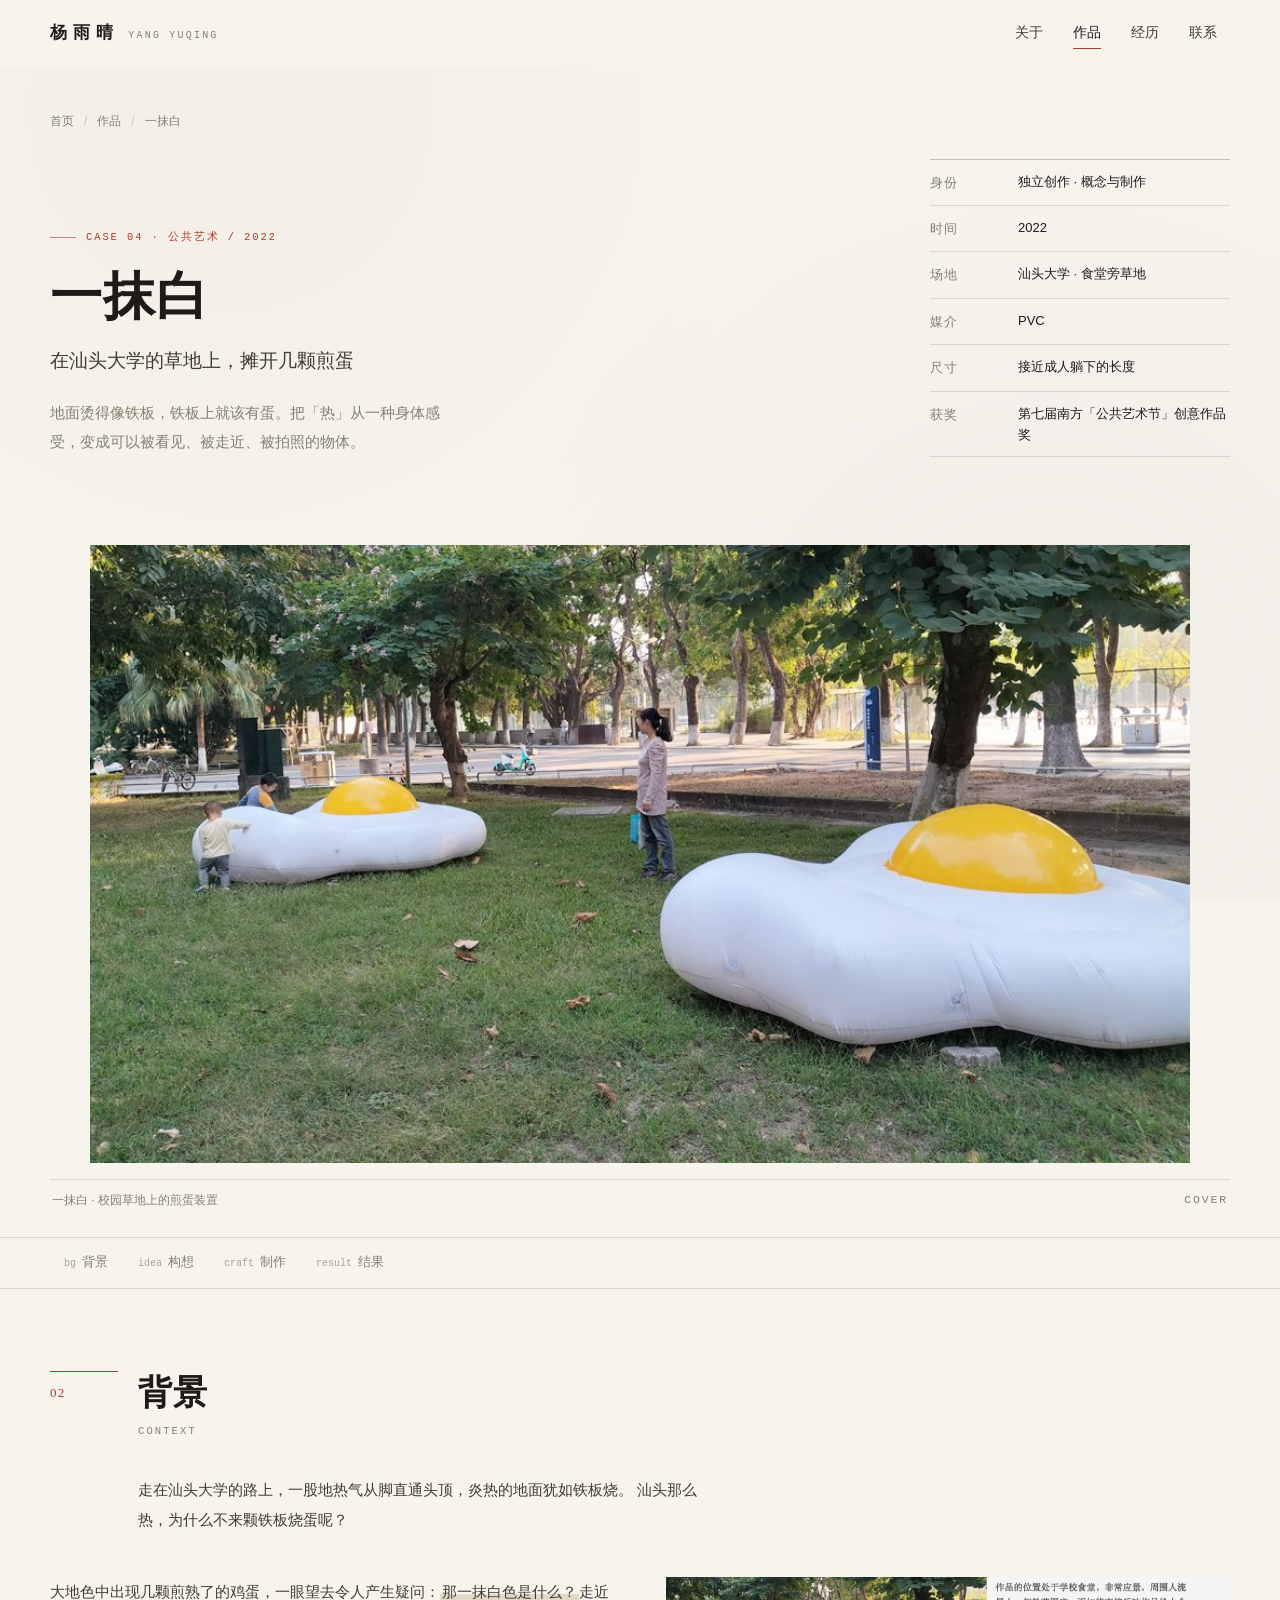
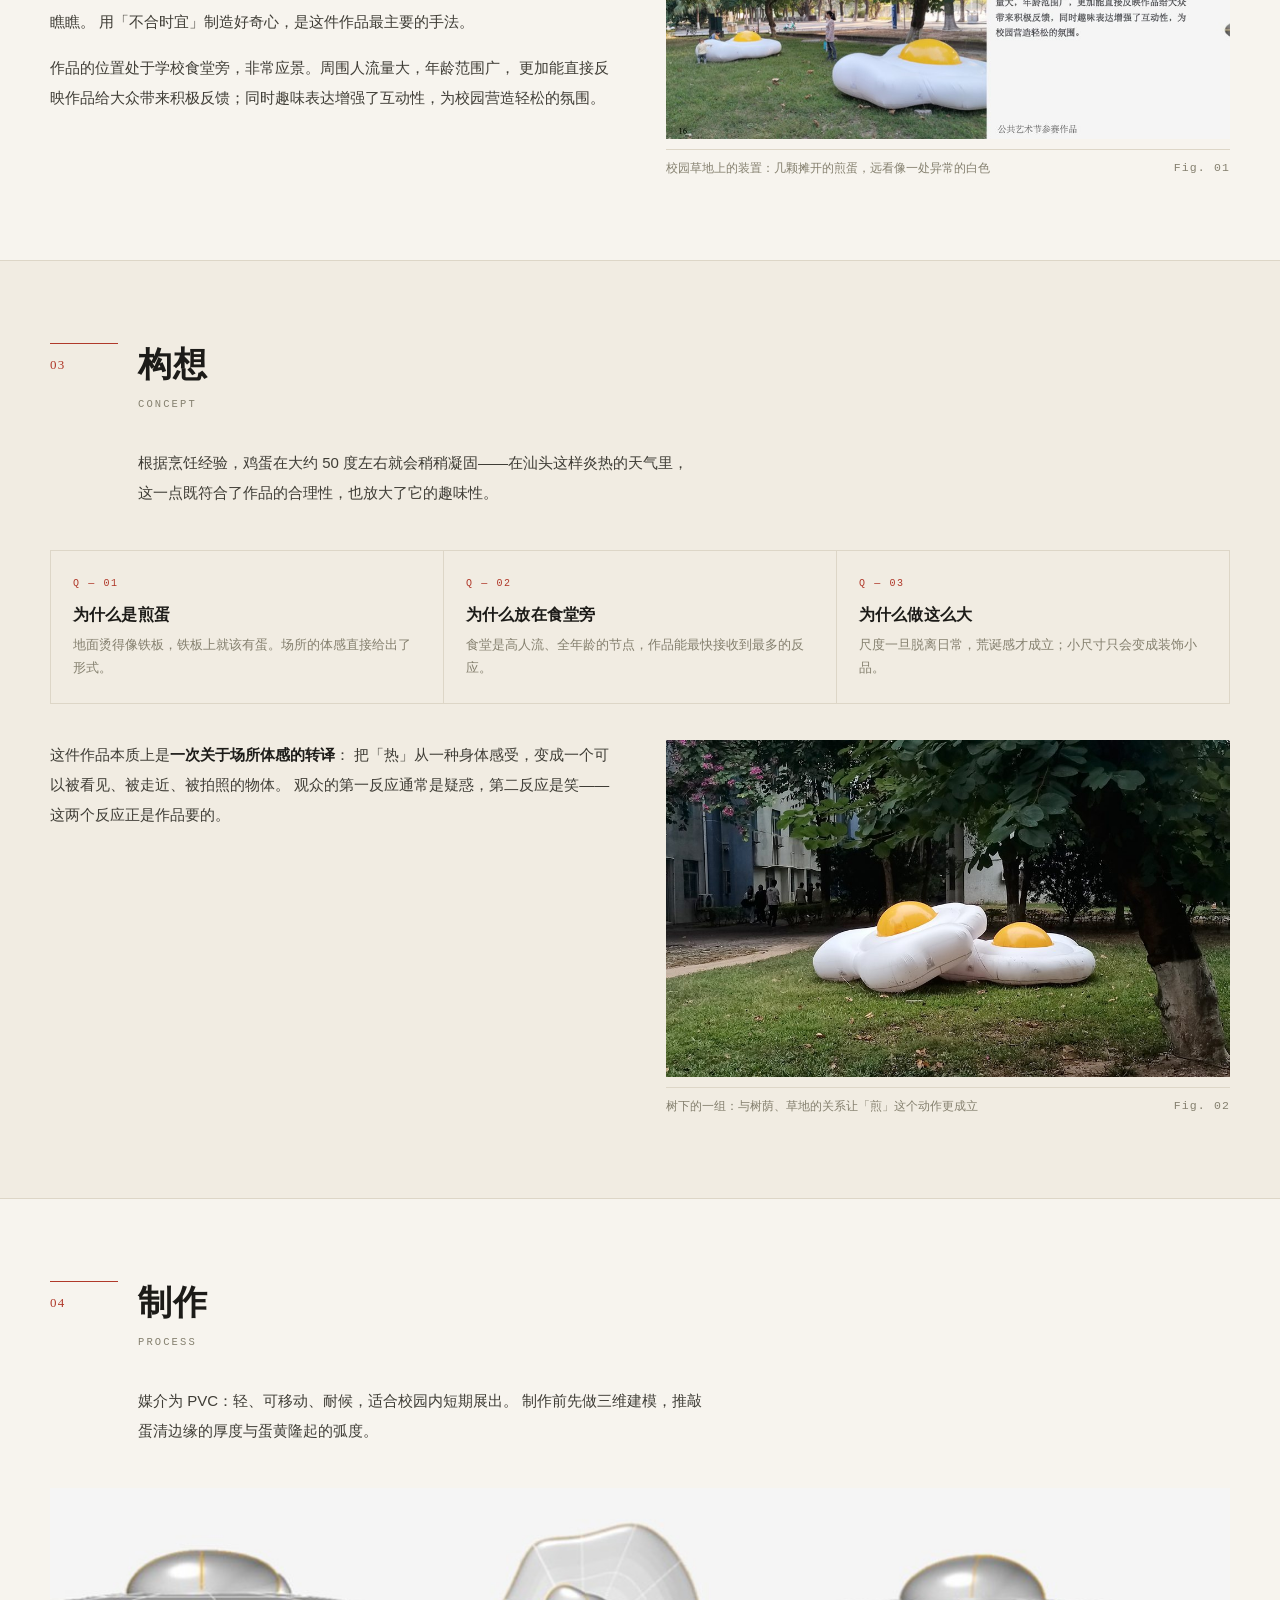
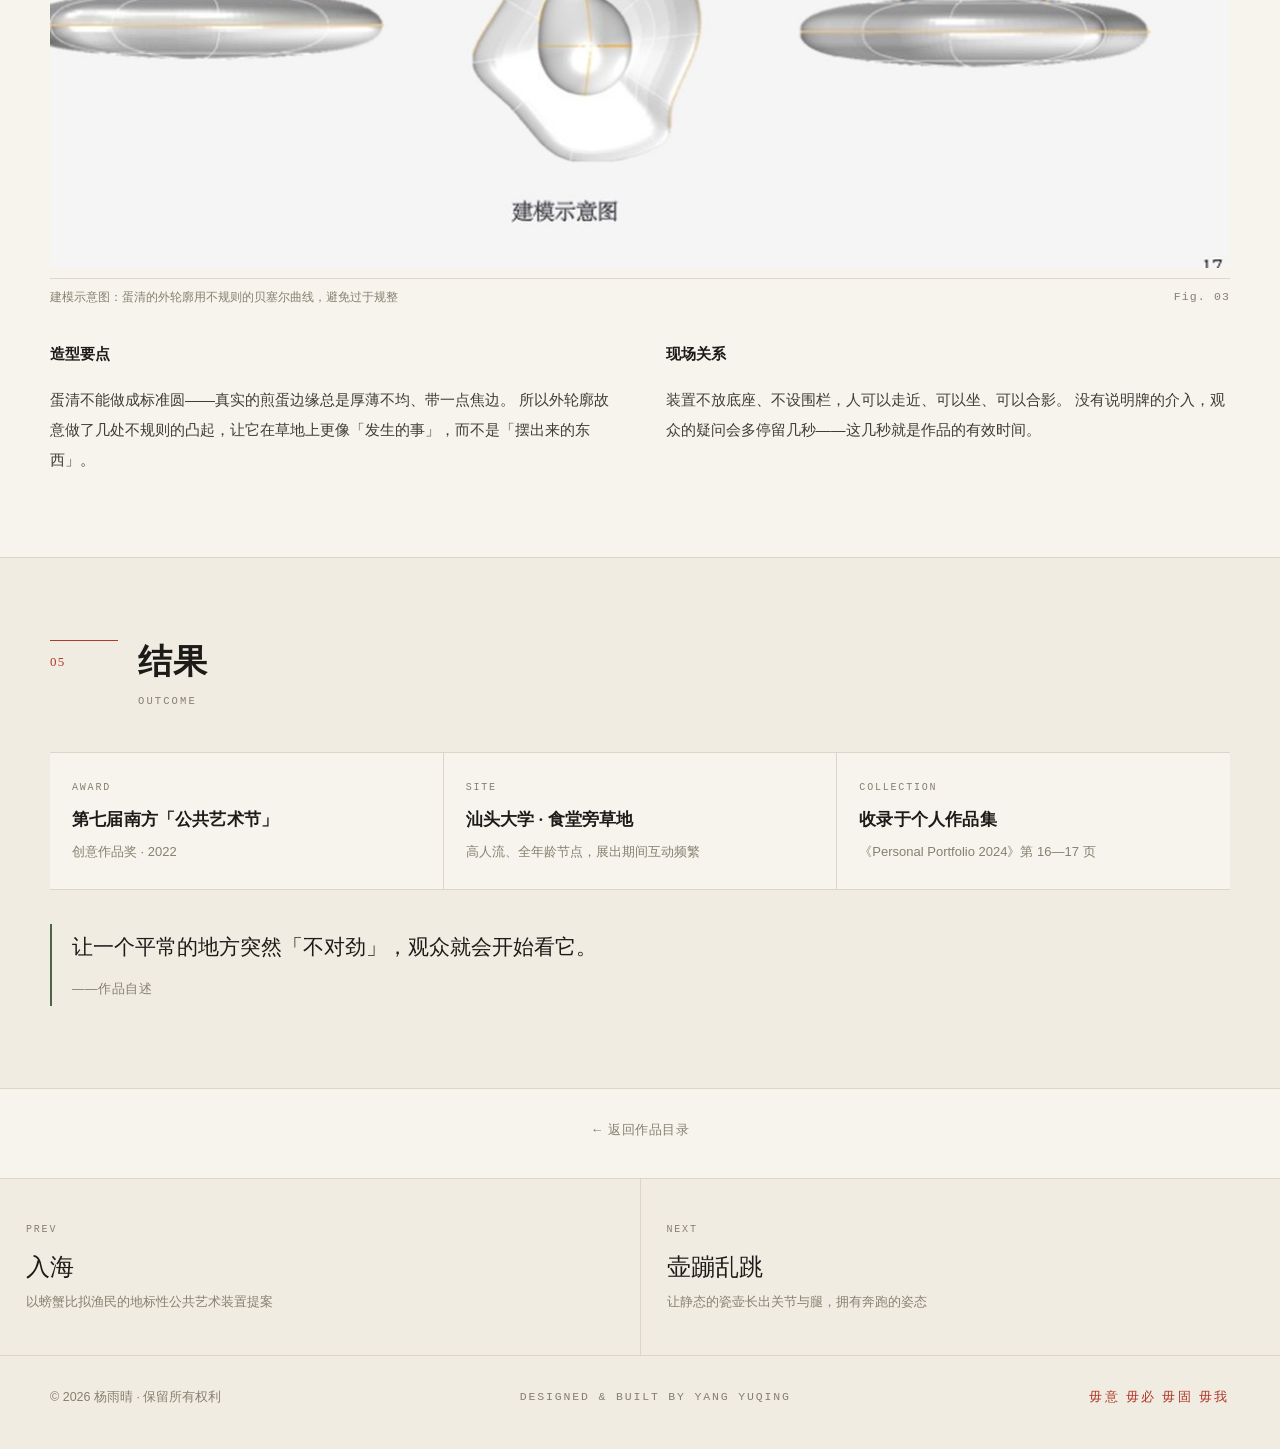
<file: 杨雨晴作品集_网站/case-yimobai.html>
<!DOCTYPE html>
<html lang="zh-CN">
<head>
<meta charset="UTF-8" />
<meta name="viewport" content="width=device-width, initial-scale=1.0" />
<title>一抹白｜杨雨晴作品</title>
<meta name="description" content="一抹白：在汕头大学的草地上摊开几颗煎蛋，PVC 公共艺术装置，获第七届南方公共艺术节创意作品奖。" />
<link rel="stylesheet" href="assets/css/site.css" />
</head>
<body>

<header class="topbar" id="topbar">
  <div class="container topbar-inner">
    <a class="signature" href="home.html">
      <span class="zh">杨雨晴</span>
      <span class="en">Yang Yuqing</span>
    </a>
    <nav class="tabs" id="tabs" aria-label="主导航">
      <a href="home.html#about">关于</a>
      <a href="home.html#works" aria-current="page">作品</a>
      <a href="home.html#path">经历</a>
      <a href="home.html#contact">联系</a>
    </nav>
    <button class="burger" id="burger" aria-label="展开菜单" aria-expanded="false" aria-controls="tabs">
      <i></i><i></i><i></i>
    </button>
  </div>
</header>


<section class="case-top">
  <div class="container">
    <div class="crumb">
      <a href="home.html">首页</a>
      <span class="sl">/</span>
      <a href="home.html#works">作品</a>
      <span class="sl">/</span>
      <span>一抹白</span>
    </div>

    <div class="case-head">
      <div>
        <div class="case-kicker">Case 04 · 公共艺术 / 2022</div>
        <h1 class="case-title">一抹白</h1>
        <p class="case-sub">在汕头大学的草地上，摊开几颗煎蛋</p>
        <p class="case-summary">地面烫得像铁板，铁板上就该有蛋。把「热」从一种身体感受，变成可以被看见、被走近、被拍照的物体。</p>
      </div>

      <div class="case-spec">
        <div class="r"><span>身份</span><b>独立创作 · 概念与制作</b></div>
        <div class="r"><span>时间</span><b>2022</b></div>
        <div class="r"><span>场地</span><b>汕头大学 · 食堂旁草地</b></div>
        <div class="r"><span>媒介</span><b>PVC</b></div>
        <div class="r"><span>尺寸</span><b>接近成人躺下的长度</b></div>
        <div class="r"><span>获奖</span><b>第七届南方「公共艺术节」创意作品奖</b></div>
      </div>
    </div>

    <figure class="case-cover">
      <img src="assets/img/ym-white-1.jpg" alt="一抹白 · 校园草地上的煎蛋装置" />
    </figure>
    <div class="case-cover-cap">
      <span>一抹白 · 校园草地上的煎蛋装置</span>
      <span class="mono">COVER</span>
    </div>
  </div>
</section>

<nav class="case-nav" id="caseNav">
  <div class="container case-nav-inner">
    <a href="#2"><span>bg</span>背景</a>
    <a href="#3"><span>idea</span>构想</a>
    <a href="#4"><span>craft</span>制作</a>
    <a href="#5"><span>result</span>结果</a>
  </div>
</nav>

<main>

<section class="chapter" id="bg">
  <div class="container">
    <div class="ch-head">
      <div class="ch-num">02</div>
      <div>
        <h2 class="ch-title">背景</h2>
        <div class="ch-title-en">Context</div>
      </div>
      <p class="ch-lede">
        走在汕头大学的路上，一股地热气从脚直通头顶，炎热的地面犹如铁板烧。
        汕头那么热，为什么不来颗铁板烧蛋呢？
      </p>
    </div>

    <div class="two-col">
      <div class="prose">
        <p>
          大地色中出现几颗煎熟了的鸡蛋，一眼望去令人产生疑问：<span class="hl">那一抹白色是什么？</span>走近瞧瞧。
          用「不合时宜」制造好奇心，是这件作品最主要的手法。
        </p>
        <p>
          作品的位置处于学校食堂旁，非常应景。周围人流量大，年龄范围广，
          更加能直接反映作品给大众带来积极反馈；同时趣味表达增强了互动性，为校园营造轻松的氛围。
        </p>
      </div>
      <figure class="fig">
        <img src="assets/img/ym-white-3.jpg" alt="一抹白：人物与装置的比例关系" />
        <figcaption><span>校园草地上的装置：几颗摊开的煎蛋，远看像一处异常的白色</span><span>Fig. 01</span></figcaption>
      </figure>
    </div>
  </div>
</section>

<section class="chapter tint" id="idea">
  <div class="container">
    <div class="ch-head">
      <div class="ch-num">03</div>
      <div>
        <h2 class="ch-title">构想</h2>
        <div class="ch-title-en">Concept</div>
      </div>
      <p class="ch-lede">
        根据烹饪经验，鸡蛋在大约 50 度左右就会稍稍凝固——在汕头这样炎热的天气里，
        这一点既符合了作品的合理性，也放大了它的趣味性。
      </p>
    </div>

    <div class="pain-grid rv">
      <div class="pain">
        <div class="i">Q — 01</div>
        <h4>为什么是煎蛋</h4>
        <p>地面烫得像铁板，铁板上就该有蛋。场所的体感直接给出了形式。</p>
      </div>
      <div class="pain">
        <div class="i">Q — 02</div>
        <h4>为什么放在食堂旁</h4>
        <p>食堂是高人流、全年龄的节点，作品能最快接收到最多的反应。</p>
      </div>
      <div class="pain">
        <div class="i">Q — 03</div>
        <h4>为什么做这么大</h4>
        <p>尺度一旦脱离日常，荒诞感才成立；小尺寸只会变成装饰小品。</p>
      </div>
    </div>

    <div class="two-col rv" style="margin-top:36px;">
      <div class="prose">
        <p>
          这件作品本质上是<strong>一次关于场所体感的转译</strong>：
          把「热」从一种身体感受，变成一个可以被看见、被走近、被拍照的物体。
          观众的第一反应通常是疑惑，第二反应是笑——这两个反应正是作品要的。
        </p>
      </div>
      <figure class="fig">
        <img src="assets/img/ym-white-2.jpg" alt="一抹白：树下的一组煎蛋与远处的人" />
        <figcaption><span>树下的一组：与树荫、草地的关系让「煎」这个动作更成立</span><span>Fig. 02</span></figcaption>
      </figure>
    </div>
  </div>
</section>

<section class="chapter" id="craft">
  <div class="container">
    <div class="ch-head">
      <div class="ch-num">04</div>
      <div>
        <h2 class="ch-title">制作</h2>
        <div class="ch-title-en">Process</div>
      </div>
      <p class="ch-lede">
        媒介为 PVC：轻、可移动、耐候，适合校园内短期展出。
        制作前先做三维建模，推敲蛋清边缘的厚度与蛋黄隆起的弧度。
      </p>
    </div>

    <figure class="fig rv">
      <img src="assets/img/ym-white-model.jpg" alt="一抹白建模示意图：正视、顶视与侧视" />
      <figcaption><span>建模示意图：蛋清的外轮廓用不规则的贝塞尔曲线，避免过于规整</span><span>Fig. 03</span></figcaption>
    </figure>

    <div class="two-col rv" style="margin-top:32px;">
      <div class="prose">
        <p><strong>造型要点</strong></p>
        <p>
          蛋清不能做成标准圆——真实的煎蛋边缘总是厚薄不均、带一点焦边。
          所以外轮廓故意做了几处不规则的凸起，让它在草地上更像「发生的事」，而不是「摆出来的东西」。
        </p>
      </div>
      <div class="prose">
        <p><strong>现场关系</strong></p>
        <p>
          装置不放底座、不设围栏，人可以走近、可以坐、可以合影。
          没有说明牌的介入，观众的疑问会多停留几秒——这几秒就是作品的有效时间。
        </p>
      </div>
    </div>

  </div>
</section>

<section class="chapter tint" id="result">
  <div class="container">
    <div class="ch-head">
      <div class="ch-num">05</div>
      <div>
        <h2 class="ch-title">结果</h2>
        <div class="ch-title-en">Outcome</div>
      </div>
    </div>

    <div class="outcomes rv">
      <div class="outcome">
        <div class="k">AWARD</div>
        <h4>第七届南方「公共艺术节」</h4>
        <p>创意作品奖 · 2022</p>
      </div>
      <div class="outcome">
        <div class="k">SITE</div>
        <h4>汕头大学 · 食堂旁草地</h4>
        <p>高人流、全年龄节点，展出期间互动频繁</p>
      </div>
      <div class="outcome">
        <div class="k">COLLECTION</div>
        <h4>收录于个人作品集</h4>
        <p>《Personal Portfolio 2024》第 16—17 页</p>
      </div>
    </div>

    <div class="pull rv" style="margin-top:34px;">
      让一个平常的地方突然「不对劲」，观众就会开始看它。
      <small>——作品自述</small>
    </div>
  </div>
</section>

</main>

<p class="case-back"><a href="home.html#works">← 返回作品目录</a></p>


<nav class="case-next">
  <a href="case-ruhai.html">
    <div class="k">PREV</div>
    <div class="t">入海</div>
    <div class="d">以螃蟹比拟渔民的地标性公共艺术装置提案</div>
  </a>
  <a href="case-heng.html">
    <div class="k">NEXT</div>
    <div class="t">壶蹦乱跳</div>
    <div class="d">让静态的瓷壶长出关节与腿，拥有奔跑的姿态</div>
  </a>
</nav>



<footer class="footer">
  <div class="container footer-inner">
    <span>© <span id="year">2026</span> 杨雨晴 · 保留所有权利</span>
    <span class="mono">Designed &amp; Built by Yang Yuqing</span>
    <span class="seal-mark">毋意 毋必 毋固 毋我</span>
  </div>
</footer>

<script src="assets/js/site.js"></script>
</body>
</html>
</file>
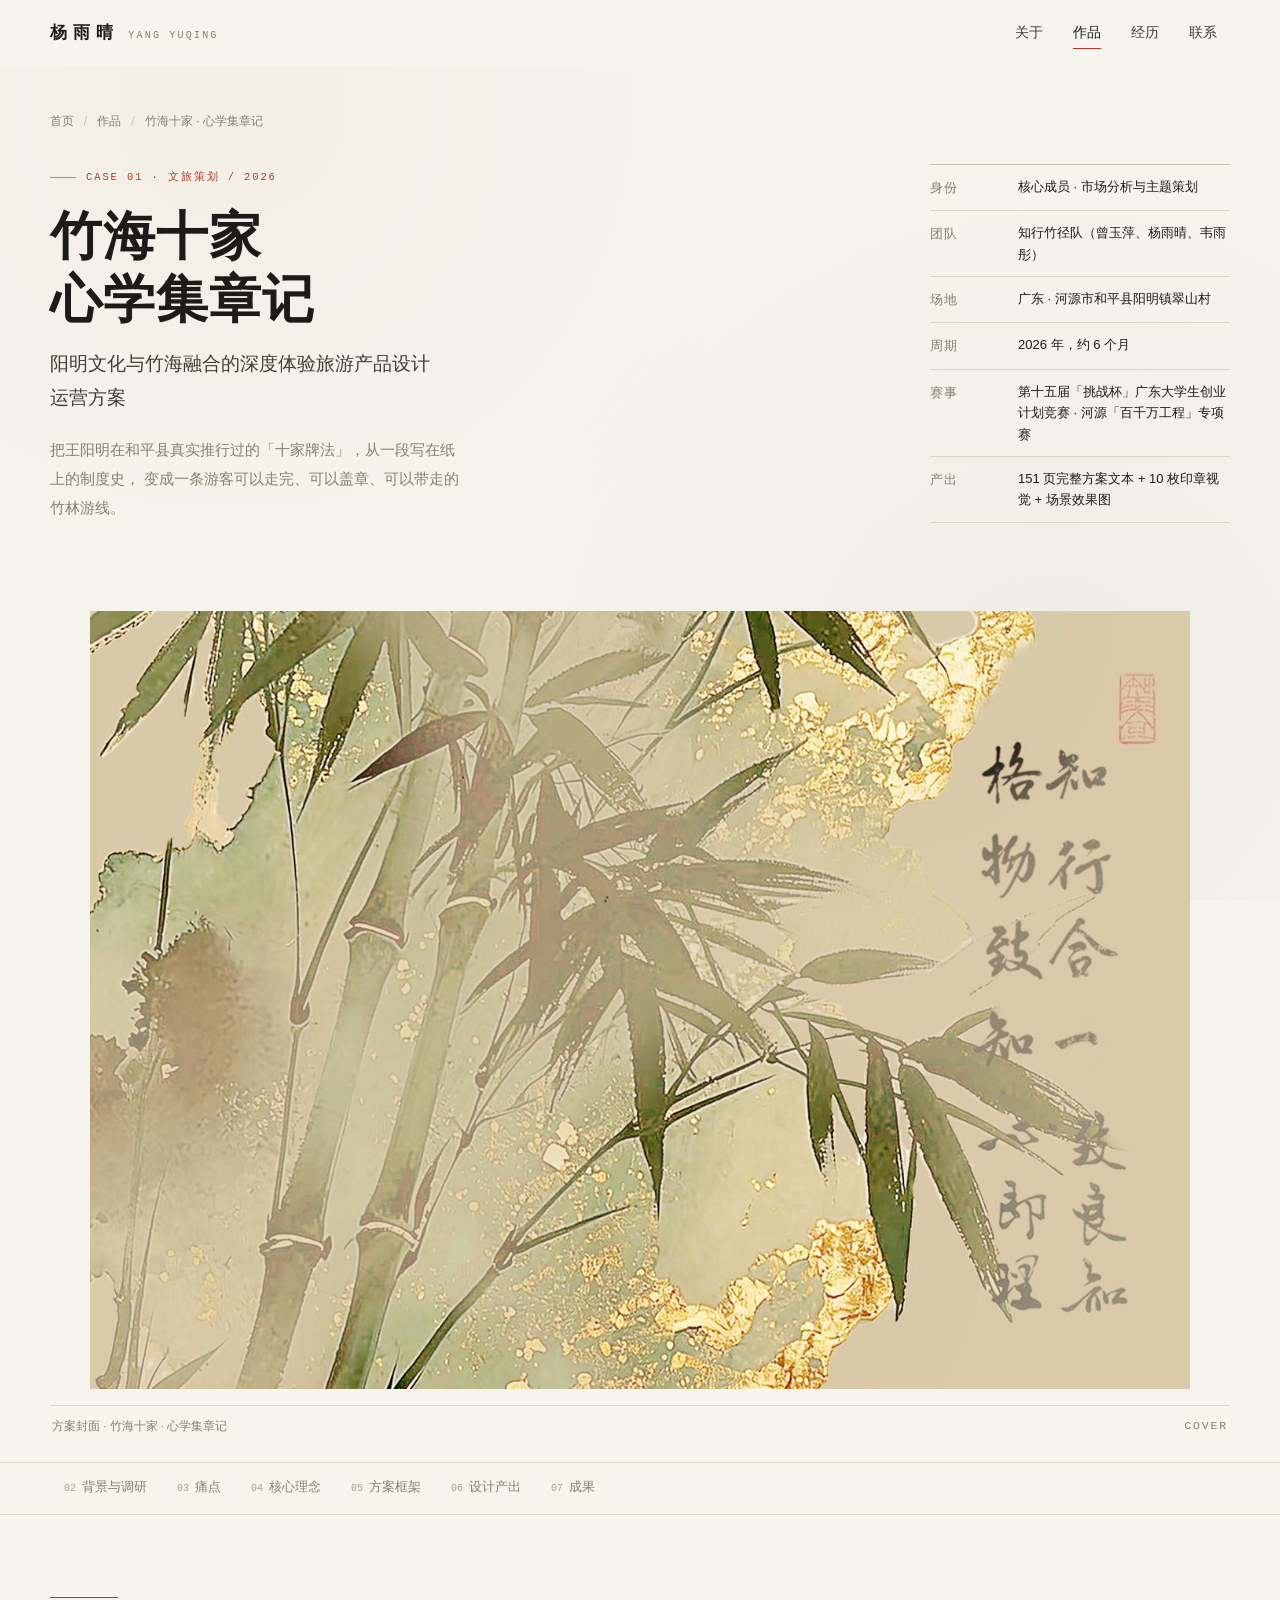
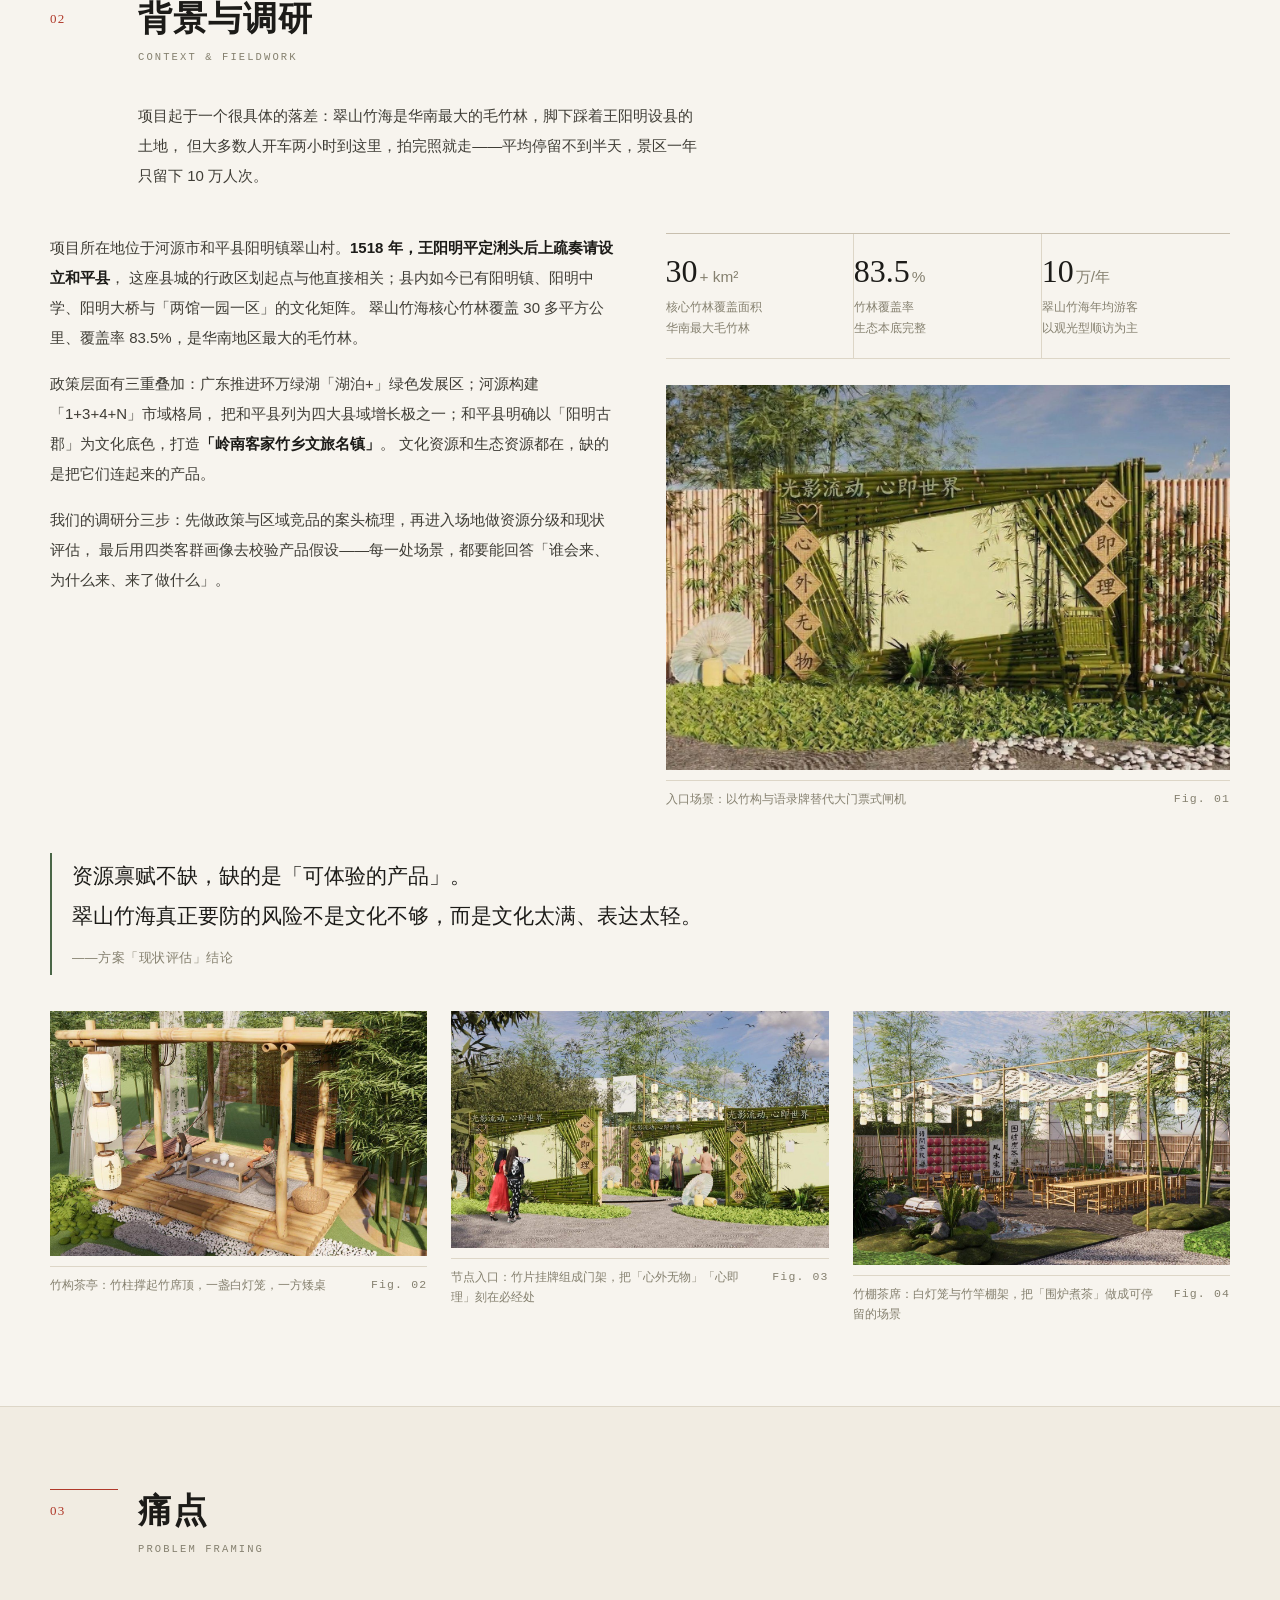
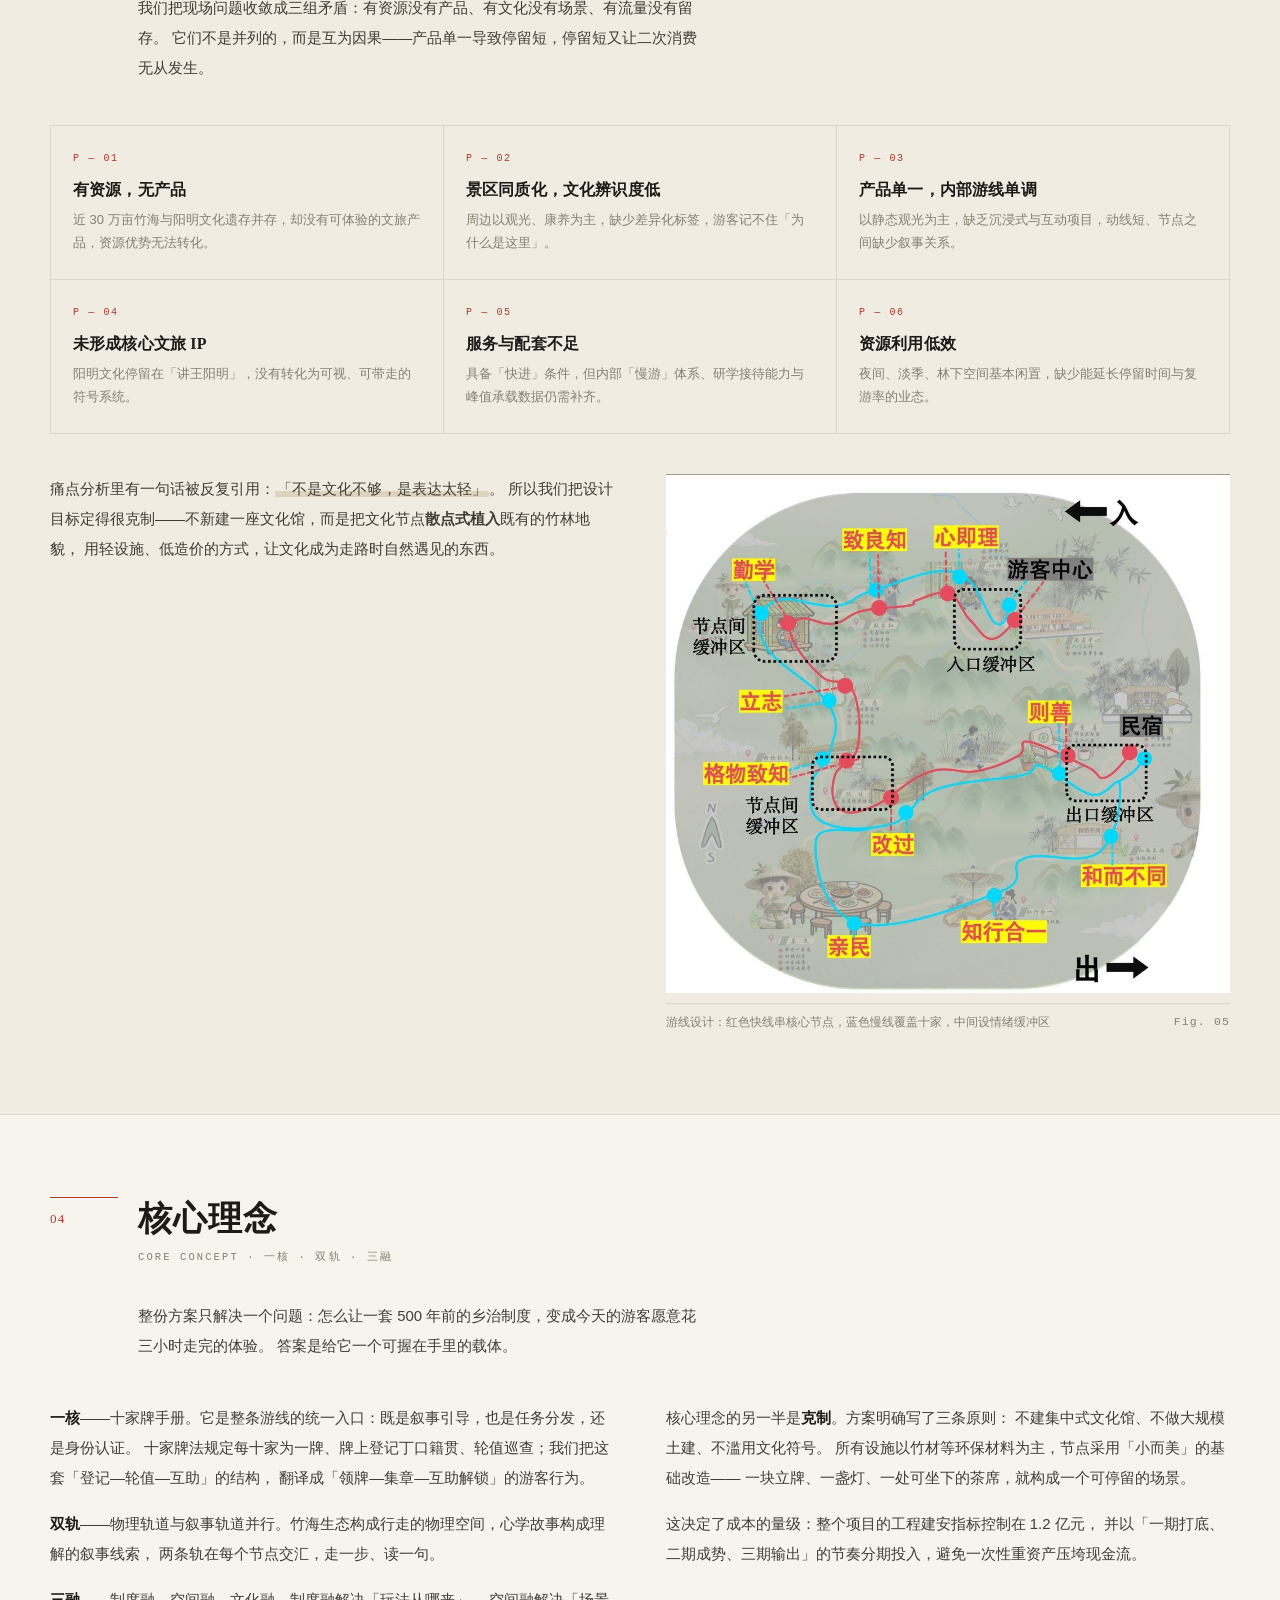
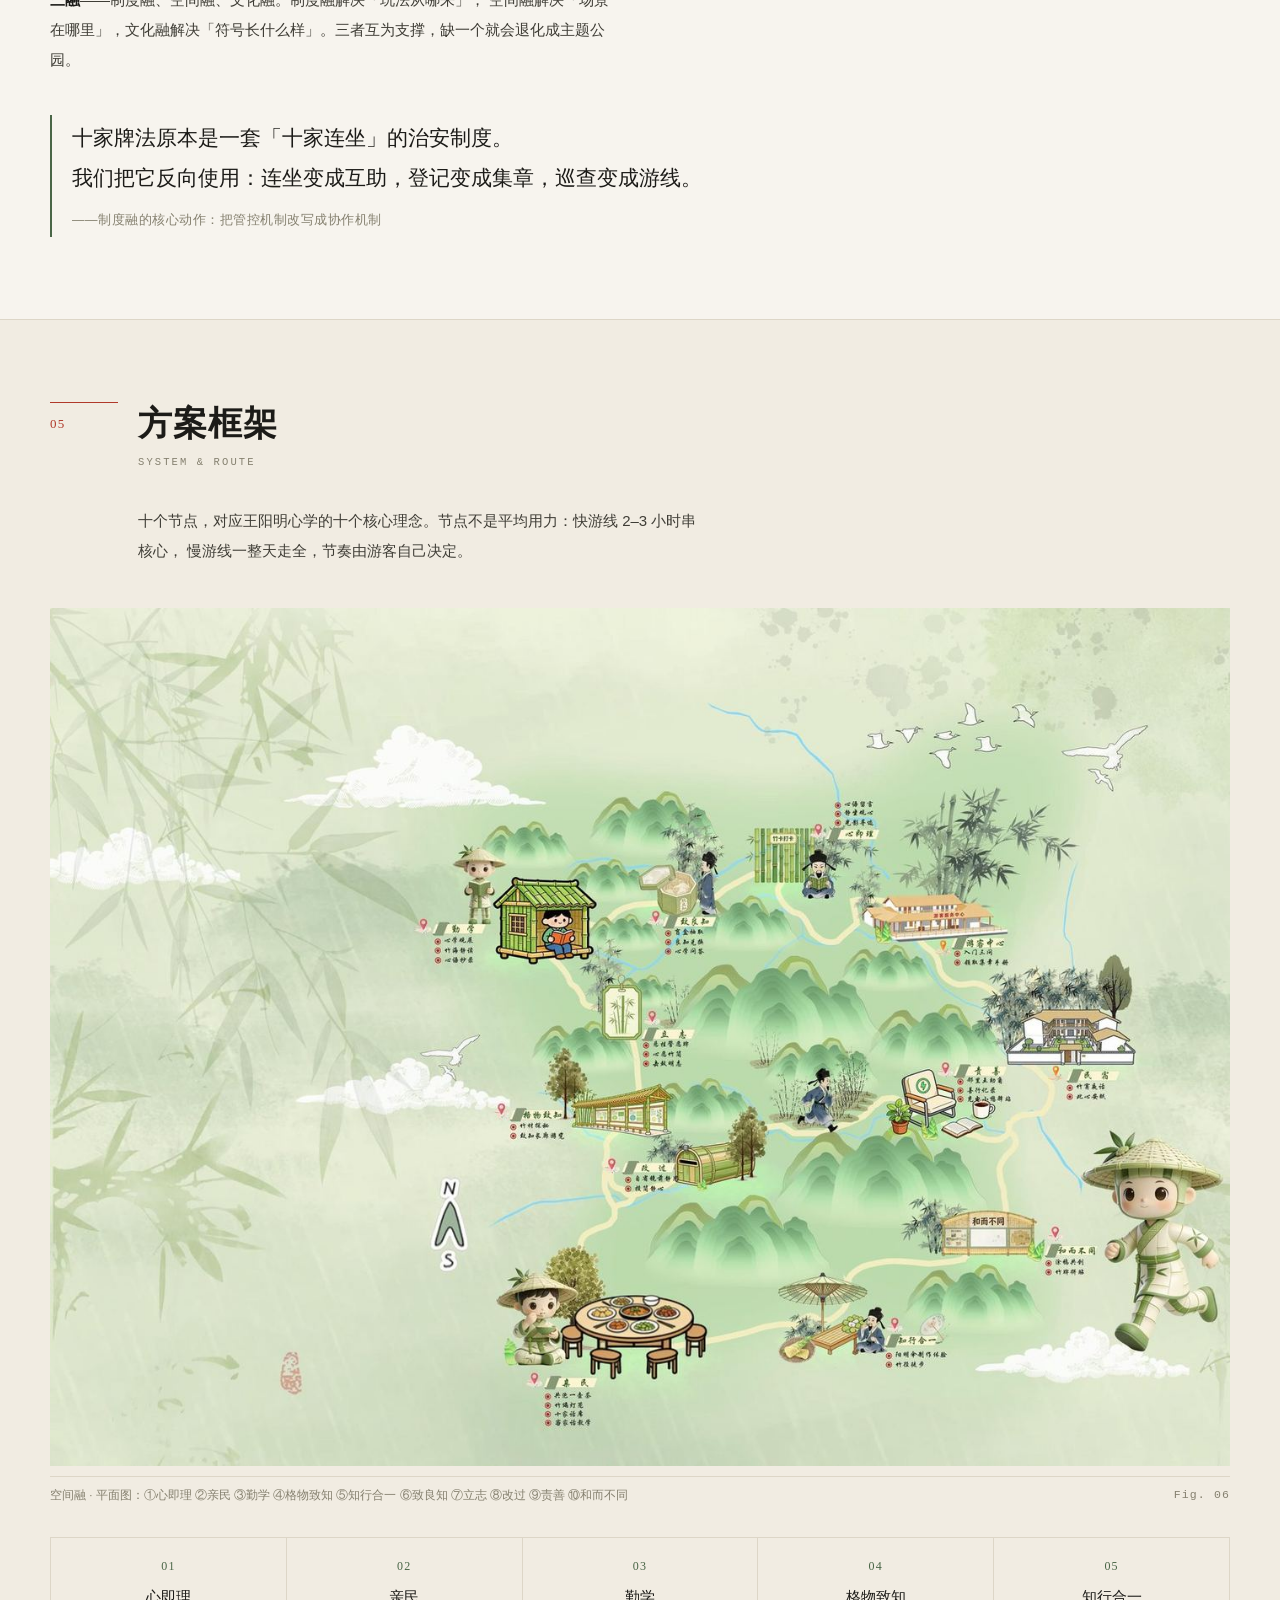
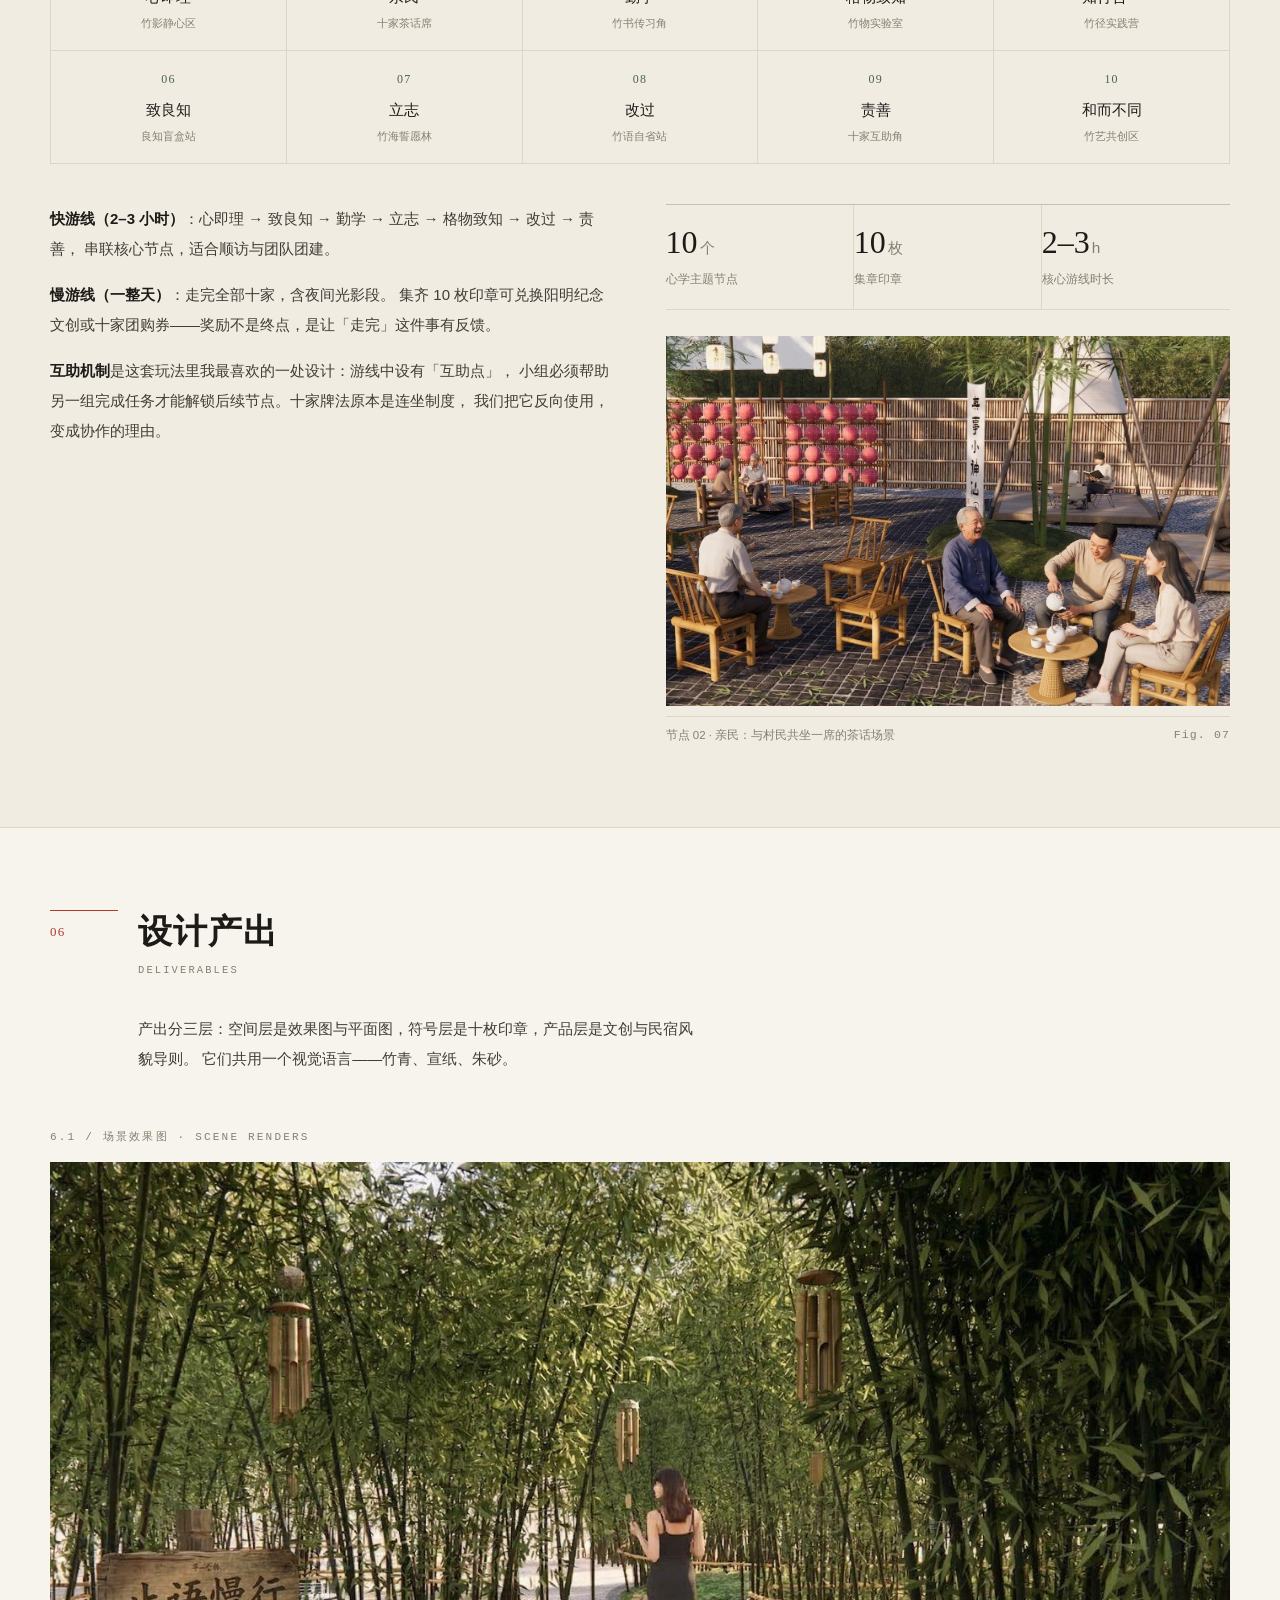
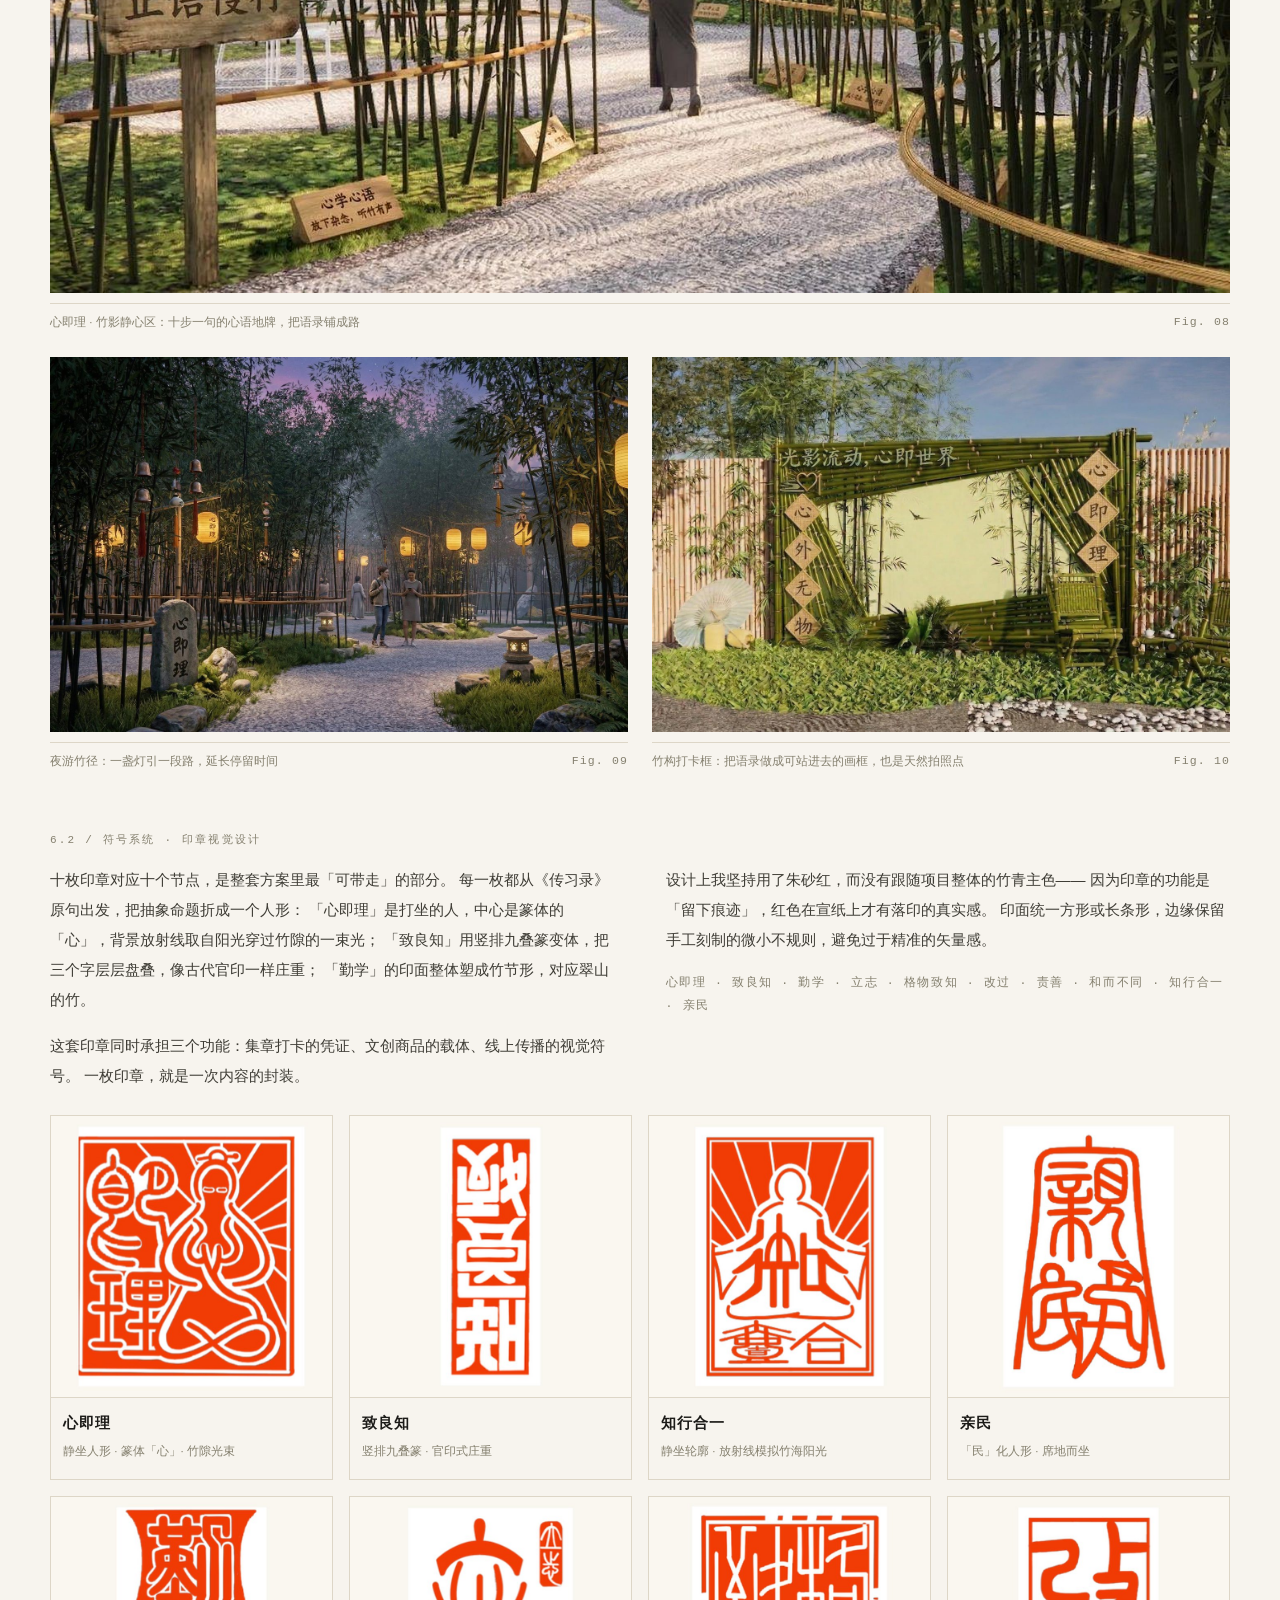
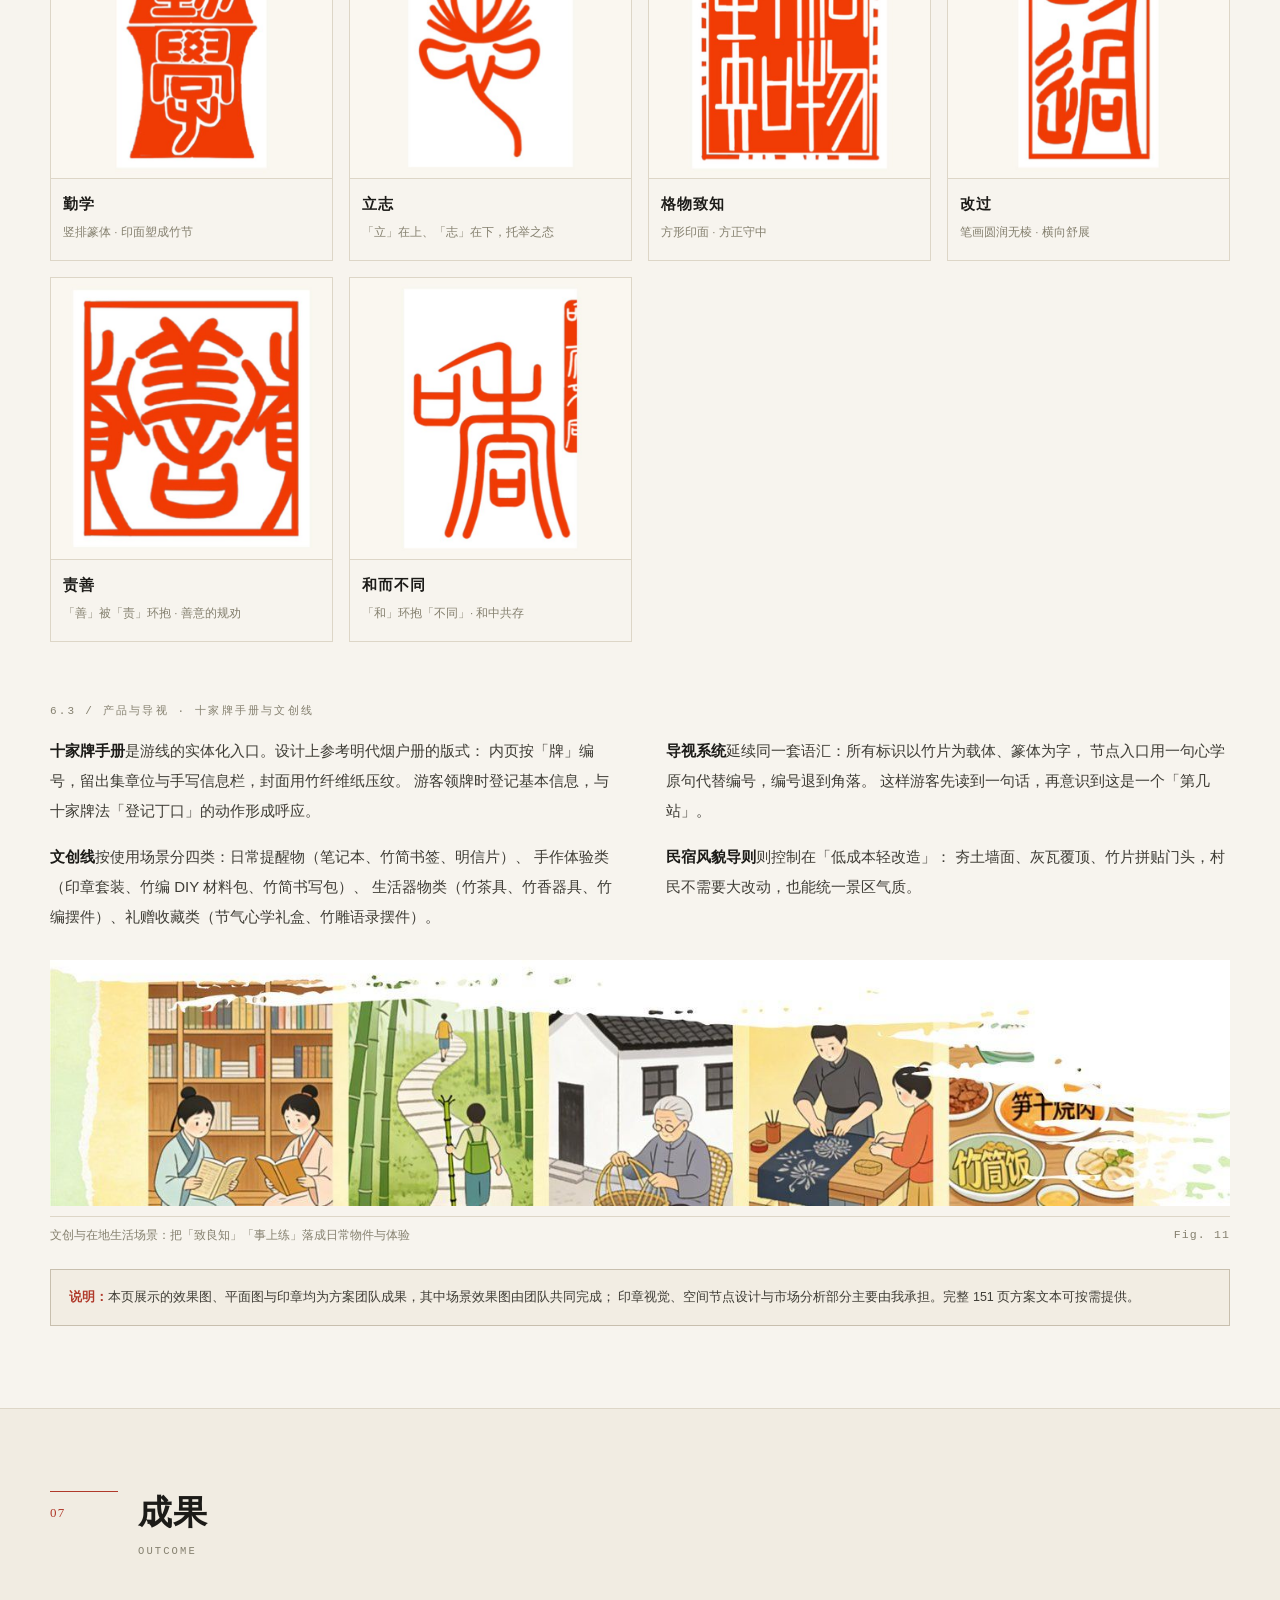
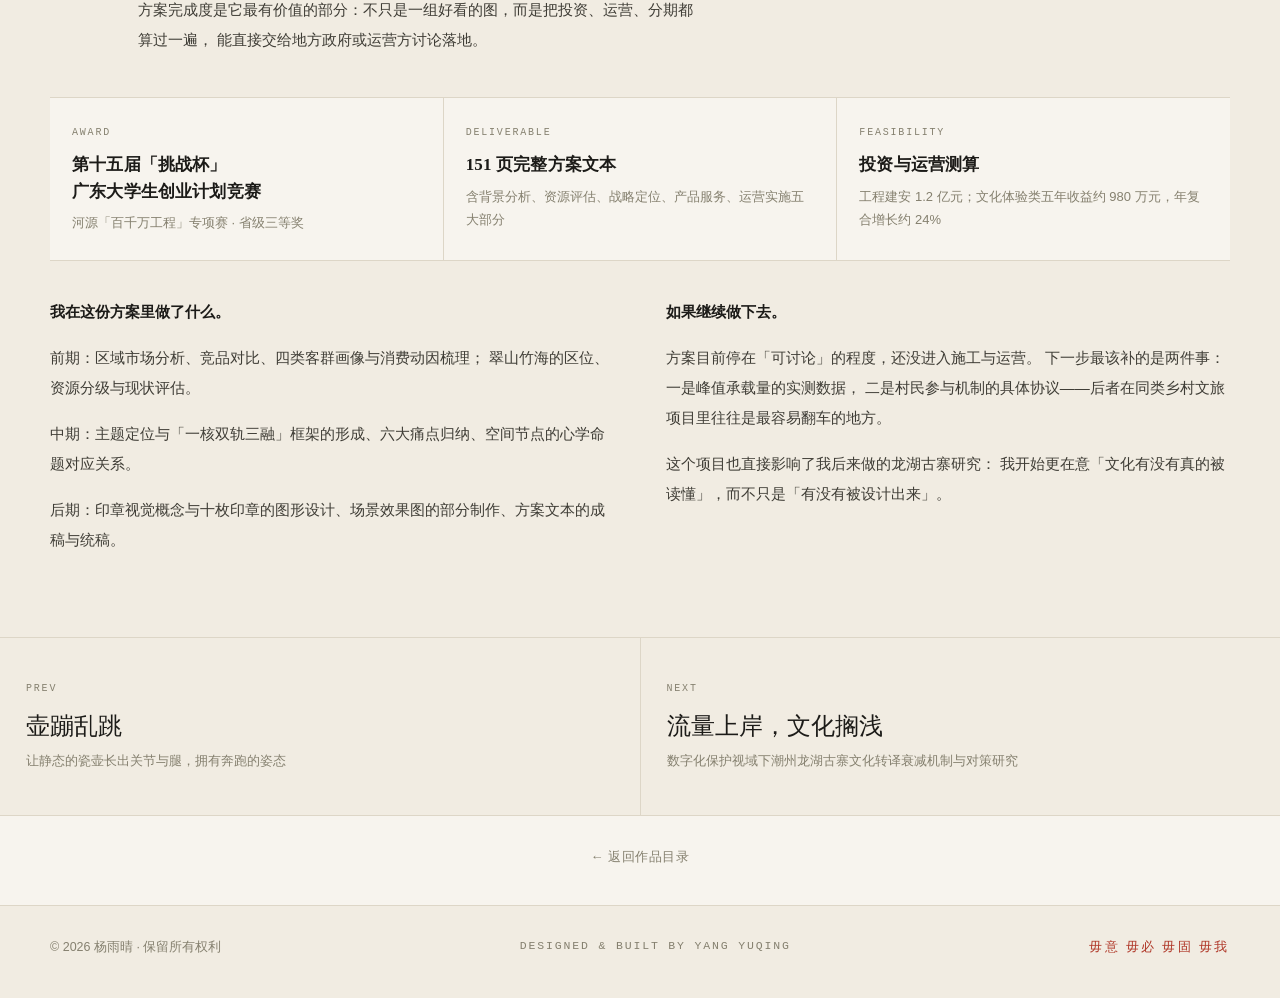
<file: 杨雨晴作品集_网站/case-zhuhai.html>
<!DOCTYPE html>
<html lang="zh-CN">
<head>
<meta charset="UTF-8" />
<meta name="viewport" content="width=device-width, initial-scale=1.0" />
<title>竹海十家 · 心学集章记｜杨雨晴作品</title>
<meta name="description" content="阳明文化与竹海融合的深度体验旅游产品设计运营方案：从制度遗存到可参与游线的完整转译。" />
<link rel="stylesheet" href="assets/css/site.css" />
</head>
<body>

<header class="topbar" id="topbar">
  <div class="container topbar-inner">
    <a class="signature" href="home.html">
      <span class="zh">杨雨晴</span>
      <span class="en">Yang Yuqing</span>
    </a>
    <nav class="tabs" id="tabs" aria-label="主导航">
      <a href="home.html#about">关于</a>
      <a href="home.html#works" aria-current="page">作品</a>
      <a href="home.html#path">经历</a>
      <a href="home.html#contact">联系</a>
    </nav>
    <button class="burger" id="burger" aria-label="展开菜单" aria-expanded="false" aria-controls="tabs">
      <i></i><i></i><i></i>
    </button>
  </div>
</header>

<main>

<!-- ================= 01 封面 ================= -->
<section class="case-top">
  <div class="container">
    <div class="crumb">
      <a href="home.html">首页</a>
      <span class="sl">/</span>
      <a href="home.html#works">作品</a>
      <span class="sl">/</span>
      <span>竹海十家 · 心学集章记</span>
    </div>

    <div class="case-head">
      <div>
        <div class="case-kicker">Case 01 · 文旅策划 / 2026</div>
        <h1 class="case-title">竹海十家<br>心学集章记</h1>
        <p class="case-sub">阳明文化与竹海融合的深度体验旅游产品设计运营方案</p>
        <p class="case-summary">
          把王阳明在和平县真实推行过的「十家牌法」，从一段写在纸上的制度史，
          变成一条游客可以走完、可以盖章、可以带走的竹林游线。
        </p>
      </div>

      <div class="case-spec">
        <div class="r"><span>身份</span><b>核心成员 · 市场分析与主题策划</b></div>
        <div class="r"><span>团队</span><b>知行竹径队（曾玉萍、杨雨晴、韦雨彤）</b></div>
        <div class="r"><span>场地</span><b>广东 · 河源市和平县阳明镇翠山村</b></div>
        <div class="r"><span>周期</span><b>2026 年，约 6 个月</b></div>
        <div class="r"><span>赛事</span><b>第十五届「挑战杯」广东大学生创业计划竞赛 · 河源「百千万工程」专项赛</b></div>
        <div class="r"><span>产出</span><b>151 页完整方案文本 + 10 枚印章视觉 + 场景效果图</b></div>
      </div>
    </div>

    <figure class="case-cover">
      <img src="assets/img/zh-cover.jpg" alt="竹海十家方案封面：竹叶水墨与金色山水" />
    </figure>
    <div class="case-cover-cap">
      <span>方案封面 · 竹海十家 · 心学集章记</span>
      <span class="mono">COVER</span>
    </div>
  </div>
</section>

<!-- 章节锚点 -->
<nav class="case-nav" id="caseNav">
  <div class="container case-nav-inner">
    <a href="#bg"><span>02</span>背景与调研</a>
    <a href="#pain"><span>03</span>痛点</a>
    <a href="#idea"><span>04</span>核心理念</a>
    <a href="#frame"><span>05</span>方案框架</a>
    <a href="#output"><span>06</span>设计产出</a>
    <a href="#result"><span>07</span>成果</a>
  </div>
</nav>

<!-- ================= 02 背景与调研 ================= -->
<section class="chapter" id="bg">
  <div class="container">
    <div class="ch-head">
      <div class="ch-num">02</div>
      <div>
        <h2 class="ch-title">背景与调研</h2>
        <div class="ch-title-en">Context &amp; Fieldwork</div>
      </div>
      <p class="ch-lede">
        项目起于一个很具体的落差：翠山竹海是华南最大的毛竹林，脚下踩着王阳明设县的土地，
        但大多数人开车两小时到这里，拍完照就走——平均停留不到半天，景区一年只留下 10 万人次。
      </p>
    </div>

    <div class="two-col">
      <div class="prose">
        <p>
          项目所在地位于河源市和平县阳明镇翠山村。<strong>1518 年，王阳明平定浰头后上疏奏请设立和平县</strong>，
          这座县城的行政区划起点与他直接相关；县内如今已有阳明镇、阳明中学、阳明大桥与「两馆一园一区」的文化矩阵。
          翠山竹海核心竹林覆盖 30 多平方公里、覆盖率 83.5%，是华南地区最大的毛竹林。
        </p>
        <p>
          政策层面有三重叠加：广东推进环万绿湖「湖泊+」绿色发展区；河源构建「1+3+4+N」市域格局，
          把和平县列为四大县域增长极之一；和平县明确以「阳明古郡」为文化底色，打造<strong>「岭南客家竹乡文旅名镇」</strong>。
          文化资源和生态资源都在，缺的是把它们连起来的产品。
        </p>
        <p>
          我们的调研分三步：先做政策与区域竞品的案头梳理，再进入场地做资源分级和现状评估，
          最后用四类客群画像去校验产品假设——每一处场景，都要能回答「谁会来、为什么来、来了做什么」。
        </p>
      </div>

      <div>
        <div class="data-row" style="margin-top:0;">
          <div class="data">
            <div class="n">30<u>+ km²</u></div>
            <div class="t">核心竹林覆盖面积<br>华南最大毛竹林</div>
          </div>
          <div class="data">
            <div class="n">83.5<u>%</u></div>
            <div class="t">竹林覆盖率<br>生态本底完整</div>
          </div>
          <div class="data">
            <div class="n">10<u>万/年</u></div>
            <div class="t">翠山竹海年均游客<br>以观光型顺访为主</div>
          </div>
        </div>

        <figure class="fig">
          <img src="assets/img/zh-gate.jpg" alt="竹海入口场景效果图：竹构门头与语录立牌" />
          <figcaption>
            <span>入口场景：以竹构与语录牌替代大门票式闸机</span>
            <span>Fig. 01</span>
          </figcaption>
        </figure>
      </div>
    </div>

    <div class="pull rv" style="margin-top:44px;">
      资源禀赋不缺，缺的是「可体验的产品」。<br>
      翠山竹海真正要防的风险不是文化不够，而是文化太满、表达太轻。
      <small>——方案「现状评估」结论</small>
    </div>

    <div class="fig-grid three rv" style="margin-top:36px;">
      <figure class="fig">
        <img src="assets/img/zh-pavilion.jpg" alt="竹林中的竹构茶亭：竹柱、竹席顶、白灯笼与对坐的茶客" class="wide" />
        <figcaption><span>竹构茶亭：竹柱撑起竹席顶，一盏白灯笼，一方矮桌</span><span>Fig. 02</span></figcaption>
      </figure>
      <figure class="fig">
        <img src="assets/img/zh-torii.jpg" alt="竹构打卡架：竹片上刻「心外无物」「心即理」字样，背景为竹篱" class="wide" />
        <figcaption><span>节点入口：竹片挂牌组成门架，把「心外无物」「心即理」刻在必经处</span><span>Fig. 03</span></figcaption>
      </figure>
      <figure class="fig">
        <img src="assets/img/zh-lanterns.jpg" alt="竹棚下悬挂的灯笼与茶席" class="wide" />
        <figcaption><span>竹棚茶席：白灯笼与竹竿棚架，把「围炉煮茶」做成可停留的场景</span><span>Fig. 04</span></figcaption>
      </figure>
    </div>
  </div>
</section>

<!-- ================= 03 痛点 ================= -->
<section class="chapter tint" id="pain">
  <div class="container">
    <div class="ch-head">
      <div class="ch-num">03</div>
      <div>
        <h2 class="ch-title">痛点</h2>
        <div class="ch-title-en">Problem Framing</div>
      </div>
      <p class="ch-lede">
        我们把现场问题收敛成三组矛盾：有资源没有产品、有文化没有场景、有流量没有留存。
        它们不是并列的，而是互为因果——产品单一导致停留短，停留短又让二次消费无从发生。
      </p>
    </div>

    <div class="pain-grid rv">
      <div class="pain">
        <div class="i">P — 01</div>
        <h4>有资源，无产品</h4>
        <p>近 30 万亩竹海与阳明文化遗存并存，却没有可体验的文旅产品，资源优势无法转化。</p>
      </div>
      <div class="pain">
        <div class="i">P — 02</div>
        <h4>景区同质化，文化辨识度低</h4>
        <p>周边以观光、康养为主，缺少差异化标签，游客记不住「为什么是这里」。</p>
      </div>
      <div class="pain">
        <div class="i">P — 03</div>
        <h4>产品单一，内部游线单调</h4>
        <p>以静态观光为主，缺乏沉浸式与互动项目，动线短、节点之间缺少叙事关系。</p>
      </div>
      <div class="pain">
        <div class="i">P — 04</div>
        <h4>未形成核心文旅 IP</h4>
        <p>阳明文化停留在「讲王阳明」，没有转化为可视、可带走的符号系统。</p>
      </div>
      <div class="pain">
        <div class="i">P — 05</div>
        <h4>服务与配套不足</h4>
        <p>具备「快进」条件，但内部「慢游」体系、研学接待能力与峰值承载数据仍需补齐。</p>
      </div>
      <div class="pain">
        <div class="i">P — 06</div>
        <h4>资源利用低效</h4>
        <p>夜间、淡季、林下空间基本闲置，缺少能延长停留时间与复游率的业态。</p>
      </div>
    </div>

    <div class="two-col rv" style="margin-top:40px;">
      <div class="prose">
        <p>
          痛点分析里有一句话被反复引用：<span class="hl">「不是文化不够，是表达太轻」</span>。
          所以我们把设计目标定得很克制——不新建一座文化馆，而是把文化节点<b>散点式植入</b>既有的竹林地貌，
          用轻设施、低造价的方式，让文化成为走路时自然遇见的东西。
        </p>
      </div>
      <figure class="fig">
        <img src="assets/img/zh-route.jpg" alt="游线设计图：快线、慢线与三处缓冲区" />
        <figcaption><span>游线设计：红色快线串核心节点，蓝色慢线覆盖十家，中间设情绪缓冲区</span><span>Fig. 05</span></figcaption>
      </figure>
    </div>
  </div>
</section>

<!-- ================= 04 核心理念 ================= -->
<section class="chapter" id="idea">
  <div class="container">
    <div class="ch-head">
      <div class="ch-num">04</div>
      <div>
        <h2 class="ch-title">核心理念</h2>
        <div class="ch-title-en">Core Concept · 一核 · 双轨 · 三融</div>
      </div>
      <p class="ch-lede">
        整份方案只解决一个问题：怎么让一套 500 年前的乡治制度，变成今天的游客愿意花三小时走完的体验。
        答案是给它一个可握在手里的载体。
      </p>
    </div>

    <div class="two-col">
      <div class="prose">
        <p>
          <strong>一核</strong>——十家牌手册。它是整条游线的统一入口：既是叙事引导，也是任务分发，还是身份认证。
          十家牌法规定每十家为一牌、牌上登记丁口籍贯、轮值巡查；我们把这套「登记—轮值—互助」的结构，
          翻译成「领牌—集章—互助解锁」的游客行为。
        </p>
        <p>
          <strong>双轨</strong>——物理轨道与叙事轨道并行。竹海生态构成行走的物理空间，心学故事构成理解的叙事线索，
          两条轨在每个节点交汇，走一步、读一句。
        </p>
        <p>
          <strong>三融</strong>——制度融、空间融、文化融。制度融解决「玩法从哪来」，
          空间融解决「场景在哪里」，文化融解决「符号长什么样」。三者互为支撑，缺一个就会退化成主题公园。
        </p>
      </div>

      <div class="prose">
        <p>
          核心理念的另一半是<strong>克制</strong>。方案明确写了三条原则：
          不建集中式文化馆、不做大规模土建、不滥用文化符号。
          所有设施以竹材等环保材料为主，节点采用「小而美」的基础改造——
          一块立牌、一盏灯、一处可坐下的茶席，就构成一个可停留的场景。
        </p>
        <p>
          这决定了成本的量级：整个项目的工程建安指标控制在 1.2 亿元，
          并以「一期打底、二期成势、三期输出」的节奏分期投入，避免一次性重资产压垮现金流。
        </p>
      </div>
    </div>

    <div class="pull rv" style="margin-top:40px;">
      十家牌法原本是一套「十家连坐」的治安制度。<br>
      我们把它反向使用：连坐变成互助，登记变成集章，巡查变成游线。
      <small>——制度融的核心动作：把管控机制改写成协作机制</small>
    </div>
  </div>
</section>

<!-- ================= 05 方案框架 ================= -->
<section class="chapter tint" id="frame">
  <div class="container">
    <div class="ch-head">
      <div class="ch-num">05</div>
      <div>
        <h2 class="ch-title">方案框架</h2>
        <div class="ch-title-en">System &amp; Route</div>
      </div>
      <p class="ch-lede">
        十个节点，对应王阳明心学的十个核心理念。节点不是平均用力：快游线 2–3 小时串核心，
        慢游线一整天走全，节奏由游客自己决定。
      </p>
    </div>

    <figure class="fig rv">
      <img src="assets/img/zh-plan.jpg" alt="翠山竹海十家心学空间平面图，标注十个节点位置与游线" />
      <figcaption>
        <span>空间融 · 平面图：①心即理 ②亲民 ③勤学 ④格物致知 ⑤知行合一 ⑥致良知 ⑦立志 ⑧改过 ⑨责善 ⑩和而不同</span>
        <span>Fig. 06</span>
      </figcaption>
    </figure>

    <div class="nodes rv" style="margin-top:32px;">
      <div class="node"><div class="no">01</div><div class="nm">心即理</div><div class="pl">竹影静心区</div></div>
      <div class="node"><div class="no">02</div><div class="nm">亲民</div><div class="pl">十家茶话席</div></div>
      <div class="node"><div class="no">03</div><div class="nm">勤学</div><div class="pl">竹书传习角</div></div>
      <div class="node"><div class="no">04</div><div class="nm">格物致知</div><div class="pl">竹物实验室</div></div>
      <div class="node"><div class="no">05</div><div class="nm">知行合一</div><div class="pl">竹径实践营</div></div>
      <div class="node"><div class="no">06</div><div class="nm">致良知</div><div class="pl">良知盲盒站</div></div>
      <div class="node"><div class="no">07</div><div class="nm">立志</div><div class="pl">竹海誓愿林</div></div>
      <div class="node"><div class="no">08</div><div class="nm">改过</div><div class="pl">竹语自省站</div></div>
      <div class="node"><div class="no">09</div><div class="nm">责善</div><div class="pl">十家互助角</div></div>
      <div class="node"><div class="no">10</div><div class="nm">和而不同</div><div class="pl">竹艺共创区</div></div>
    </div>

    <div class="two-col rv" style="margin-top:40px;">
      <div class="prose">
        <p><strong>快游线（2–3 小时）</strong>：心即理 → 致良知 → 勤学 → 立志 → 格物致知 → 改过 → 责善，
        串联核心节点，适合顺访与团队团建。</p>
        <p><strong>慢游线（一整天）</strong>：走完全部十家，含夜间光影段。
        集齐 10 枚印章可兑换阳明纪念文创或十家团购券——奖励不是终点，是让「走完」这件事有反馈。</p>
        <p>
          <strong>互助机制</strong>是这套玩法里我最喜欢的一处设计：游线中设有「互助点」，
          小组必须帮助另一组完成任务才能解锁后续节点。十家牌法原本是连坐制度，
          我们把它反向使用，变成协作的理由。
        </p>
      </div>

      <div>
        <div class="data-row" style="margin-top:0;">
          <div class="data"><div class="n">10<u>个</u></div><div class="t">心学主题节点</div></div>
          <div class="data"><div class="n">10<u>枚</u></div><div class="t">集章印章</div></div>
          <div class="data"><div class="n">2–3<u>h</u></div><div class="t">核心游线时长</div></div>
        </div>
        <figure class="fig">
          <img src="assets/img/zh-tea.jpg" alt="十家茶席效果图：竹棚、长桌与围坐的人群" />
          <figcaption><span>节点 02 · 亲民：与村民共坐一席的茶话场景</span><span>Fig. 07</span></figcaption>
        </figure>
      </div>
    </div>
  </div>
</section>

<!-- ================= 06 设计产出 ================= -->
<section class="chapter" id="output">
  <div class="container">
    <div class="ch-head">
      <div class="ch-num">06</div>
      <div>
        <h2 class="ch-title">设计产出</h2>
        <div class="ch-title-en">Deliverables</div>
      </div>
      <p class="ch-lede">
        产出分三层：空间层是效果图与平面图，符号层是十枚印章，产品层是文创与民宿风貌导则。
        它们共用一个视觉语言——竹青、宣纸、朱砂。
      </p>
    </div>

    <!-- 效果图 -->
    <div class="sec-index" style="margin-bottom:14px;">6.1 / 场景效果图 · SCENE RENDERS</div>
    <div class="fig-grid rv">
      <figure class="fig span-2">
        <img src="assets/img/zh-path.jpg" alt="竹影静心区效果图：竹林小径与语录地牌" class="wide" />
        <figcaption><span>心即理 · 竹影静心区：十步一句的心语地牌，把语录铺成路</span><span>Fig. 08</span></figcaption>
      </figure>
      <figure class="fig">
        <img src="assets/img/zh-night.jpg" alt="夜游竹径效果图：提灯而行" class="wide" />
        <figcaption><span>夜游竹径：一盏灯引一段路，延长停留时间</span><span>Fig. 09</span></figcaption>
      </figure>
      <figure class="fig">
        <img src="assets/img/zh-wall.jpg" alt="竹构门架打卡点：竹条拼出画框，竹牌上刻「心外无物」" class="wide" />
        <figcaption><span>竹构打卡框：把语录做成可站进去的画框，也是天然拍照点</span><span>Fig. 10</span></figcaption>
      </figure>
    </div>

    <!-- 印章 -->
    <div class="sec-index" style="margin:48px 0 14px;">6.2 / 符号系统 · 印章视觉设计</div>
    <div class="two-col rv">
      <div class="prose">
        <p>
          十枚印章对应十个节点，是整套方案里最「可带走」的部分。
          每一枚都从《传习录》原句出发，把抽象命题折成一个人形：
          「心即理」是打坐的人，中心是篆体的「心」，背景放射线取自阳光穿过竹隙的一束光；
          「致良知」用竖排九叠篆变体，把三个字层层盘叠，像古代官印一样庄重；
          「勤学」的印面整体塑成竹节形，对应翠山的竹。
        </p>
        <p>
          这套印章同时承担三个功能：集章打卡的凭证、文创商品的载体、线上传播的视觉符号。
          一枚印章，就是一次内容的封装。
        </p>
      </div>
      <div class="prose">
        <p>
          设计上我坚持用了朱砂红，而没有跟随项目整体的竹青主色——
          因为印章的功能是「留下痕迹」，红色在宣纸上才有落印的真实感。
          印面统一方形或长条形，边缘保留手工刻制的微小不规则，避免过于精准的矢量感。
        </p>
        <p class="mono" style="color:var(--muted);font-size:11.5px;letter-spacing:.14em;margin-top:16px;">
          心即理 · 致良知 · 勤学 · 立志 · 格物致知 · 改过 · 责善 · 和而不同 · 知行合一 · 亲民
        </p>
      </div>
    </div>

    <div class="seals rv" style="margin-top:24px;">
      <div class="seal-card">
        <img src="assets/img/seal-xinli.jpg" alt="心即理印章" />
        <div class="cap"><b>心即理</b><span>静坐人形 · 篆体「心」· 竹隙光束</span></div>
      </div>
      <div class="seal-card">
        <img src="assets/img/seal-zhiliangzhi.jpg" alt="致良知印章" />
        <div class="cap"><b>致良知</b><span>竖排九叠篆 · 官印式庄重</span></div>
      </div>
      <div class="seal-card">
        <img src="assets/img/seal-zhixing.jpg" alt="知行合一印章" />
        <div class="cap"><b>知行合一</b><span>静坐轮廓 · 放射线模拟竹海阳光</span></div>
      </div>
      <div class="seal-card">
        <img src="assets/img/seal-qinmin.jpg" alt="亲民印章" />
        <div class="cap"><b>亲民</b><span>「民」化人形 · 席地而坐</span></div>
      </div>
      <div class="seal-card">
        <img src="assets/img/seal-qinxue.jpg" alt="勤学印章" />
        <div class="cap"><b>勤学</b><span>竖排篆体 · 印面塑成竹节</span></div>
      </div>
      <div class="seal-card">
        <img src="assets/img/seal-lizhi.jpg" alt="立志印章" />
        <div class="cap"><b>立志</b><span>「立」在上、「志」在下，托举之态</span></div>
      </div>
      <div class="seal-card">
        <img src="assets/img/seal-gewu.jpg" alt="格物致知印章" />
        <div class="cap"><b>格物致知</b><span>方形印面 · 方正守中</span></div>
      </div>
      <div class="seal-card">
        <img src="assets/img/seal-gaiguo.jpg" alt="改过印章" />
        <div class="cap"><b>改过</b><span>笔画圆润无棱 · 横向舒展</span></div>
      </div>
      <div class="seal-card">
        <img src="assets/img/seal-zeshan.jpg" alt="责善印章" />
        <div class="cap"><b>责善</b><span>「善」被「责」环抱 · 善意的规劝</span></div>
      </div>
      <div class="seal-card">
        <img src="assets/img/seal-heerbutong.jpg" alt="和而不同印章" />
        <div class="cap"><b>和而不同</b><span>「和」环抱「不同」· 和中共存</span></div>
      </div>
    </div>

    <!-- 产品与导视 -->
    <div class="sec-index" style="margin:48px 0 14px;">6.3 / 产品与导视 · 十家牌手册与文创线</div>
    <div class="two-col rv">
      <div class="prose">
        <p>
          <strong>十家牌手册</strong>是游线的实体化入口。设计上参考明代烟户册的版式：
          内页按「牌」编号，留出集章位与手写信息栏，封面用竹纤维纸压纹。
          游客领牌时登记基本信息，与十家牌法「登记丁口」的动作形成呼应。
        </p>
        <p>
          <strong>文创线</strong>按使用场景分四类：日常提醒物（笔记本、竹简书签、明信片）、
          手作体验类（印章套装、竹编 DIY 材料包、竹简书写包）、
          生活器物类（竹茶具、竹香器具、竹编摆件）、礼赠收藏类（节气心学礼盒、竹雕语录摆件）。
        </p>
      </div>
      <div class="prose">
        <p>
          <strong>导视系统</strong>延续同一套语汇：所有标识以竹片为载体、篆体为字，
          节点入口用一句心学原句代替编号，编号退到角落。
          这样游客先读到一句话，再意识到这是一个「第几站」。
        </p>
        <p>
          <strong>民宿风貌导则</strong>则控制在「低成本轻改造」：
          夯土墙面、灰瓦覆顶、竹片拼贴门头，村民不需要大改动，也能统一景区气质。
        </p>
      </div>
    </div>

    <figure class="fig banner rv" style="margin-top:28px;">
      <img src="assets/img/zh-goods.jpg" alt="文创产品插画：阅读、竹林、竹编、竹筒饭等场景" />
      <figcaption>
        <span>文创与在地生活场景：把「致良知」「事上练」落成日常物件与体验</span>
        <span>Fig. 11</span>
      </figcaption>
    </figure>

    <div class="notice rv">
      <b>说明：</b>本页展示的效果图、平面图与印章均为方案团队成果，其中场景效果图由团队共同完成；
      印章视觉、空间节点设计与市场分析部分主要由我承担。完整 151 页方案文本可按需提供。
    </div>
  </div>
</section>

<!-- ================= 07 成果 ================= -->
<section class="chapter tint" id="result">
  <div class="container">
    <div class="ch-head">
      <div class="ch-num">07</div>
      <div>
        <h2 class="ch-title">成果</h2>
        <div class="ch-title-en">Outcome</div>
      </div>
      <p class="ch-lede">
        方案完成度是它最有价值的部分：不只是一组好看的图，而是把投资、运营、分期都算过一遍，
        能直接交给地方政府或运营方讨论落地。
      </p>
    </div>

    <div class="outcomes rv">
      <div class="outcome">
        <div class="k">AWARD</div>
        <h4>第十五届「挑战杯」<br>广东大学生创业计划竞赛</h4>
        <p>河源「百千万工程」专项赛 · 省级三等奖</p>
      </div>
      <div class="outcome">
        <div class="k">DELIVERABLE</div>
        <h4>151 页完整方案文本</h4>
        <p>含背景分析、资源评估、战略定位、产品服务、运营实施五大部分</p>
      </div>
      <div class="outcome">
        <div class="k">FEASIBILITY</div>
        <h4>投资与运营测算</h4>
        <p>工程建安 1.2 亿元；文化体验类五年收益约 980 万元，年复合增长约 24%</p>
      </div>
    </div>

    <div class="two-col rv" style="margin-top:36px;">
      <div class="prose">
        <p><strong>我在这份方案里做了什么。</strong></p>
        <p>
          前期：区域市场分析、竞品对比、四类客群画像与消费动因梳理；
          翠山竹海的区位、资源分级与现状评估。
        </p>
        <p>
          中期：主题定位与「一核双轨三融」框架的形成、六大痛点归纳、空间节点的心学命题对应关系。
        </p>
        <p>
          后期：印章视觉概念与十枚印章的图形设计、场景效果图的部分制作、方案文本的成稿与统稿。
        </p>
      </div>
      <div class="prose">
        <p><strong>如果继续做下去。</strong></p>
        <p>
          方案目前停在「可讨论」的程度，还没进入施工与运营。
          下一步最该补的是两件事：一是峰值承载量的实测数据，
          二是村民参与机制的具体协议——后者在同类乡村文旅项目里往往是最容易翻车的地方。
        </p>
        <p>
          这个项目也直接影响了我后来做的龙湖古寨研究：
          我开始更在意「文化有没有真的被读懂」，而不只是「有没有被设计出来」。
        </p>
      </div>
    </div>
  </div>
</section>

<nav class="case-next">
  <a href="case-heng.html">
    <div class="k">PREV</div>
    <div class="t">壶蹦乱跳</div>
    <div class="d">让静态的瓷壶长出关节与腿，拥有奔跑的姿态</div>
  </a>
  <a href="case-longhu.html">
    <div class="k">NEXT</div>
    <div class="t">流量上岸，文化搁浅</div>
    <div class="d">数字化保护视域下潮州龙湖古寨文化转译衰减机制与对策研究</div>
  </a>
</nav>

<p class="case-back"><a href="home.html#works">← 返回作品目录</a></p>

</main>

<footer class="footer">
  <div class="container footer-inner">
    <span>© <span id="year">2026</span> 杨雨晴 · 保留所有权利</span>
    <span class="mono">Designed &amp; Built by Yang Yuqing</span>
    <span class="seal-mark">毋意 毋必 毋固 毋我</span>
  </div>
</footer>

<script src="assets/js/site.js"></script>
</body>
</html>
</file>
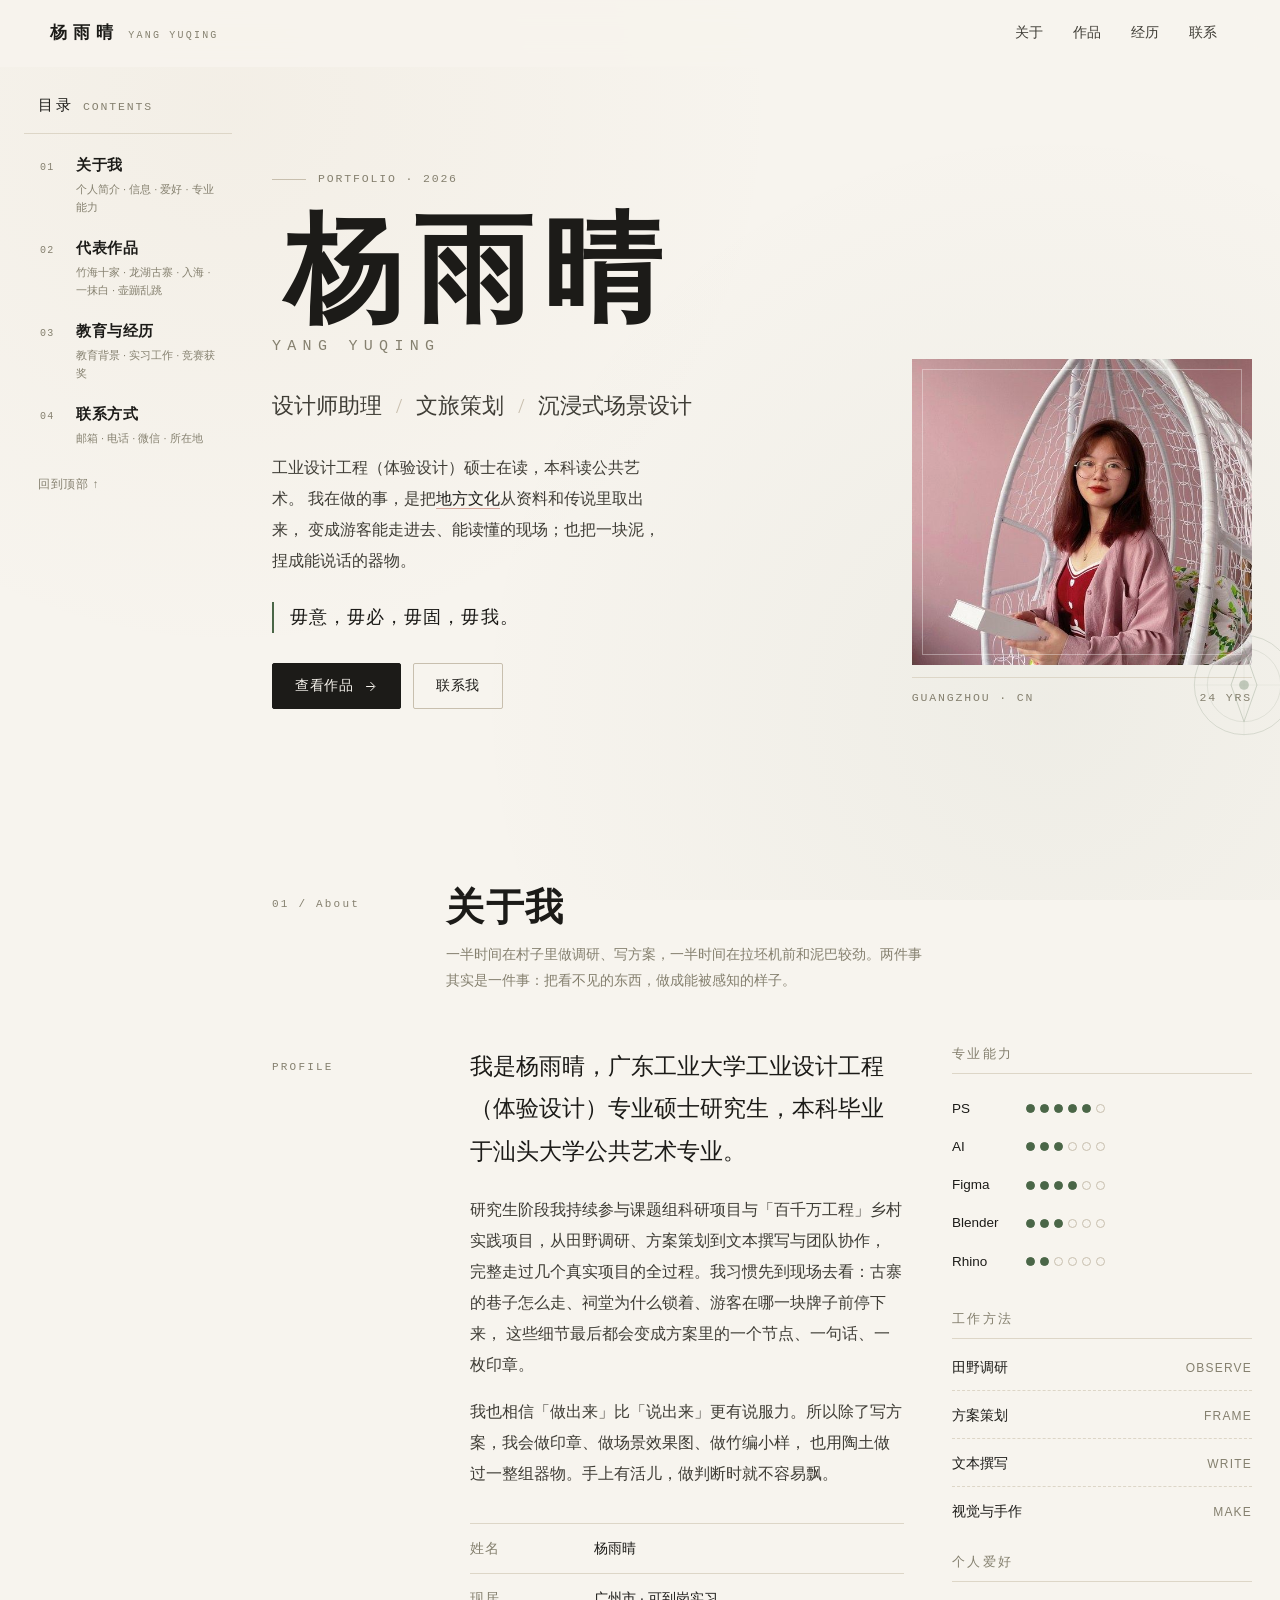
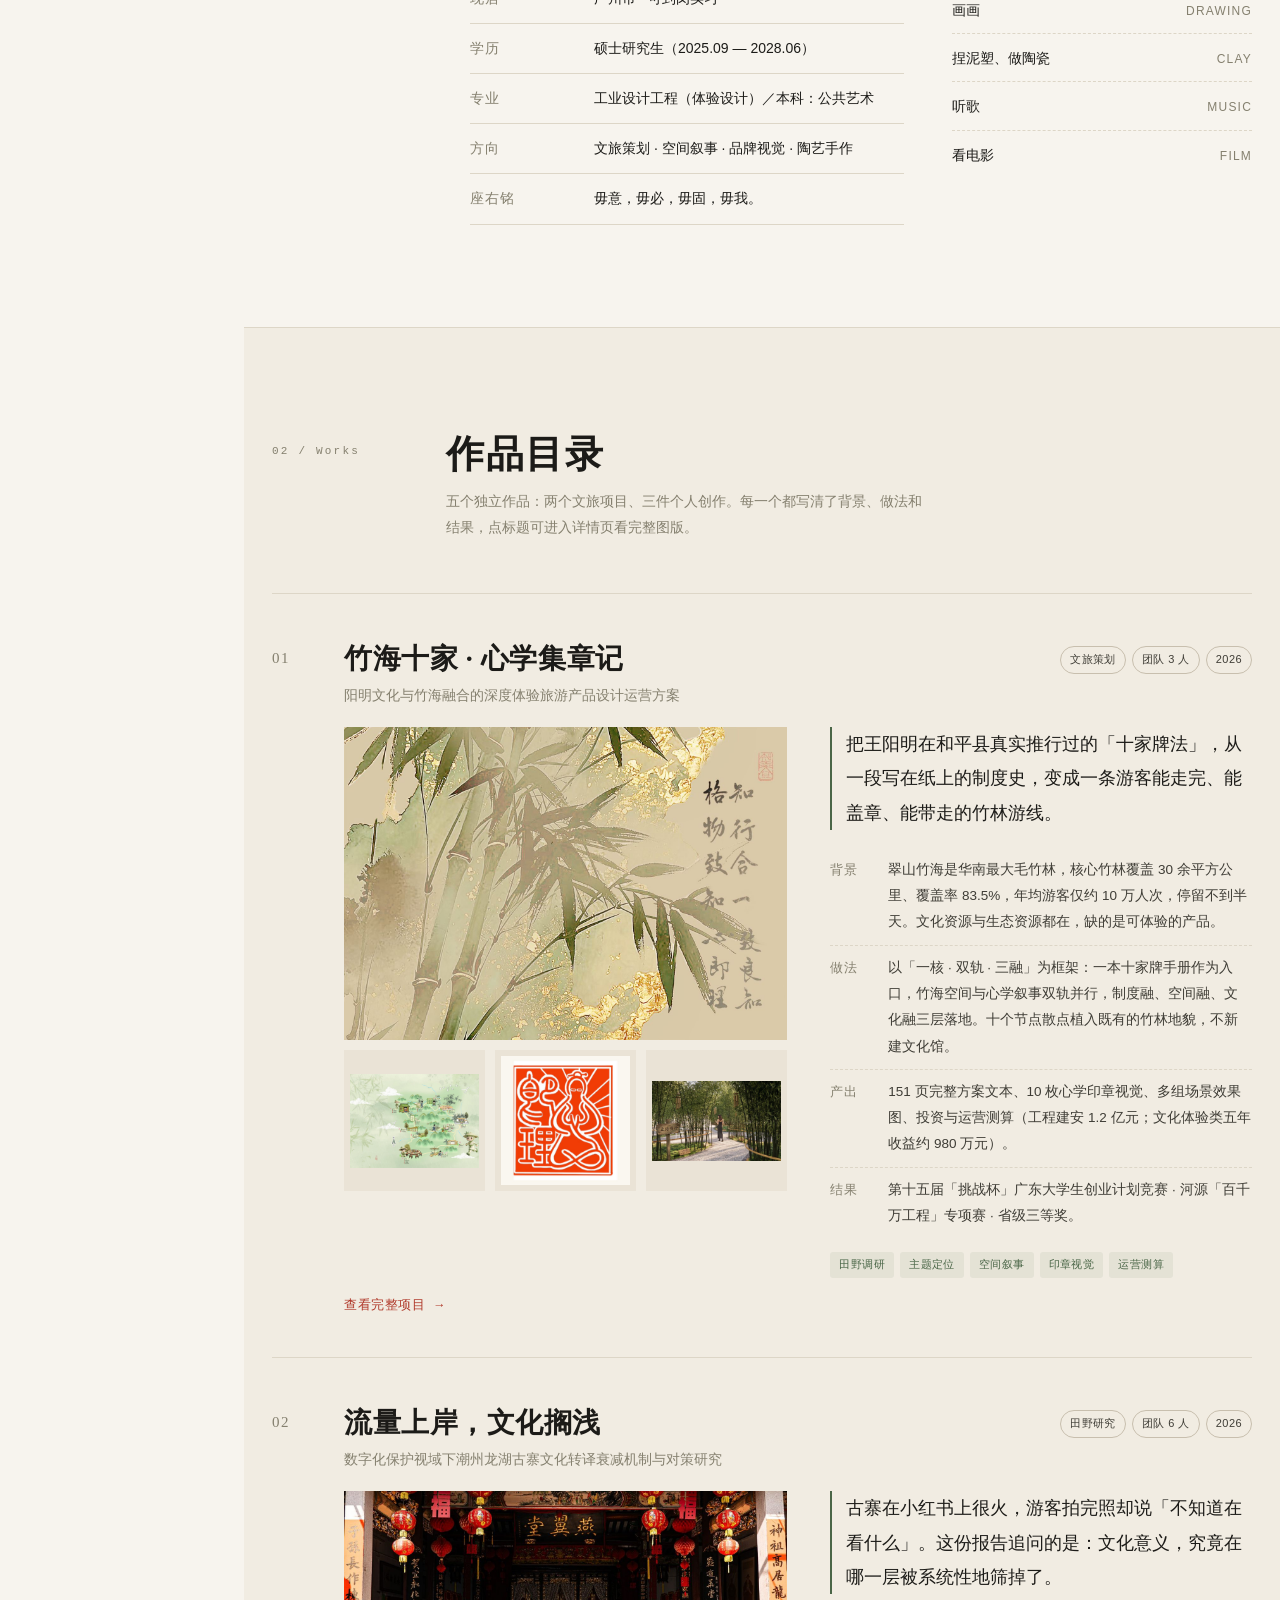
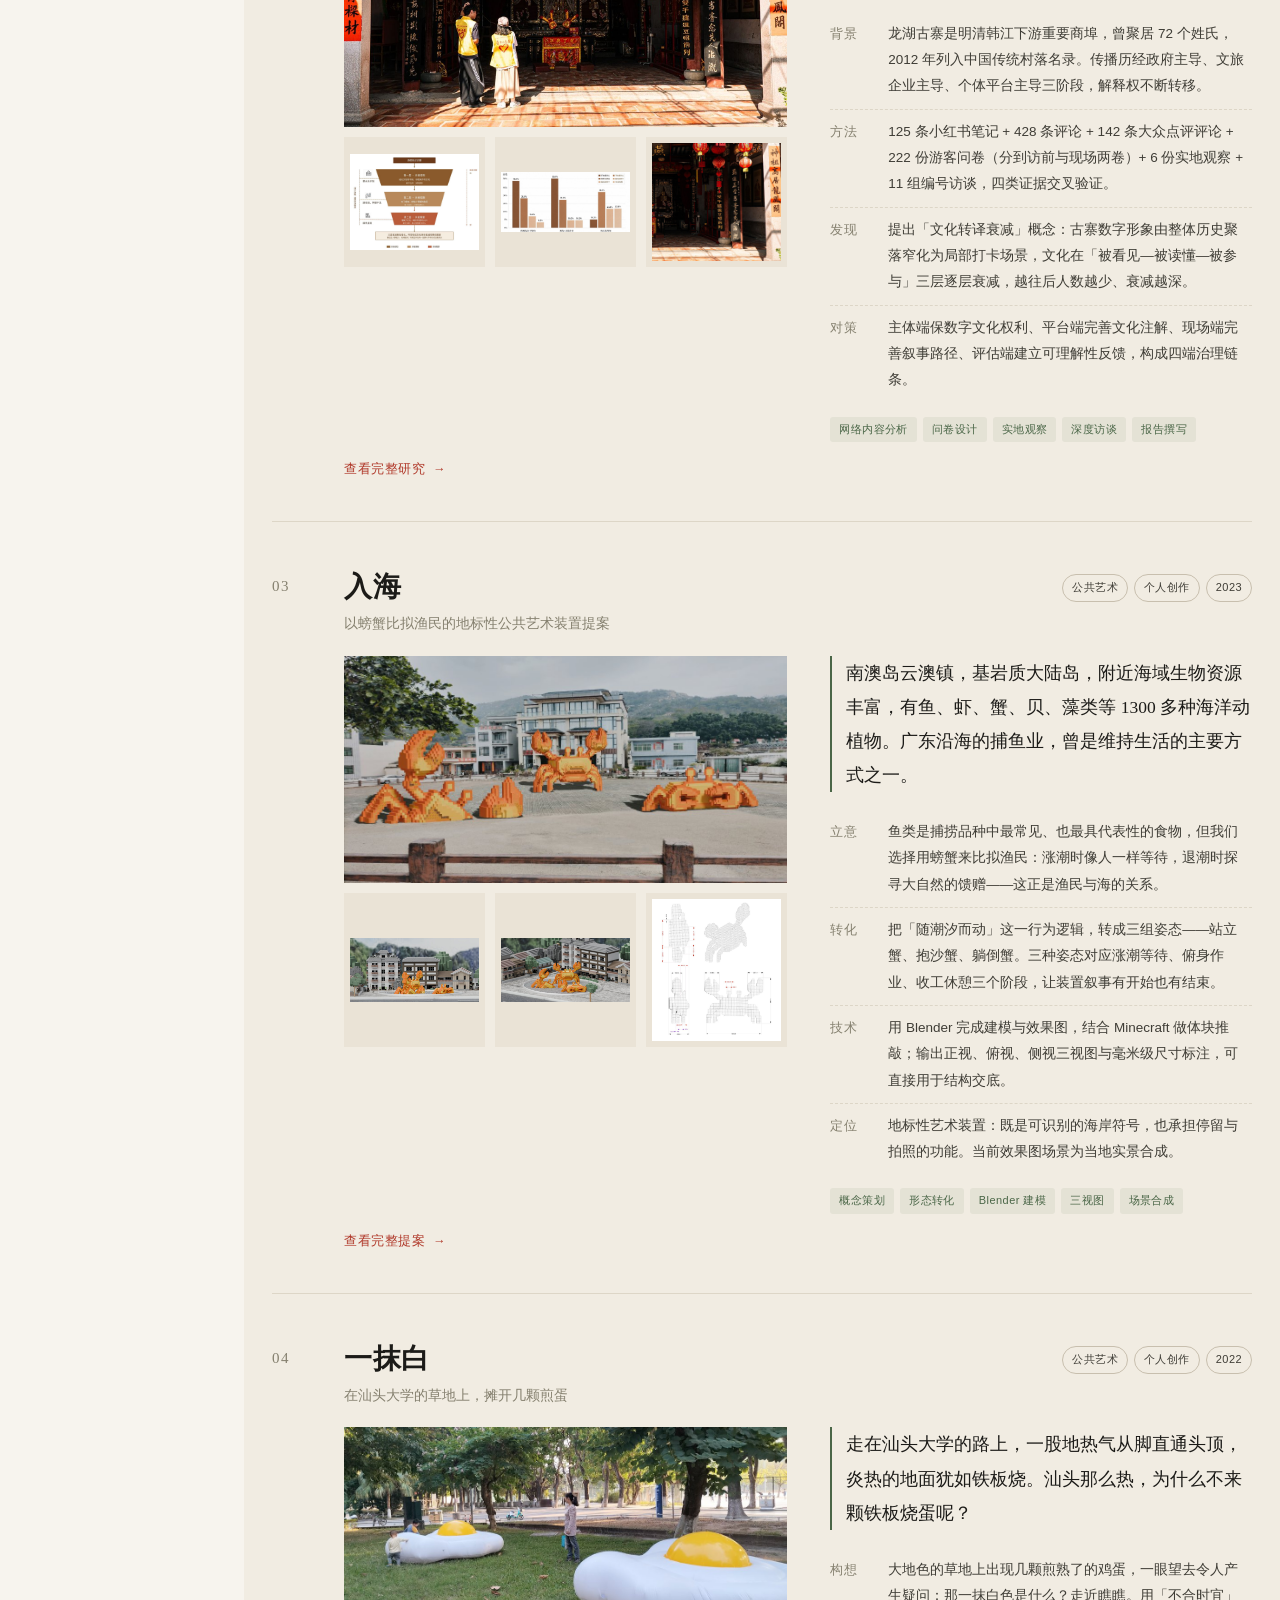
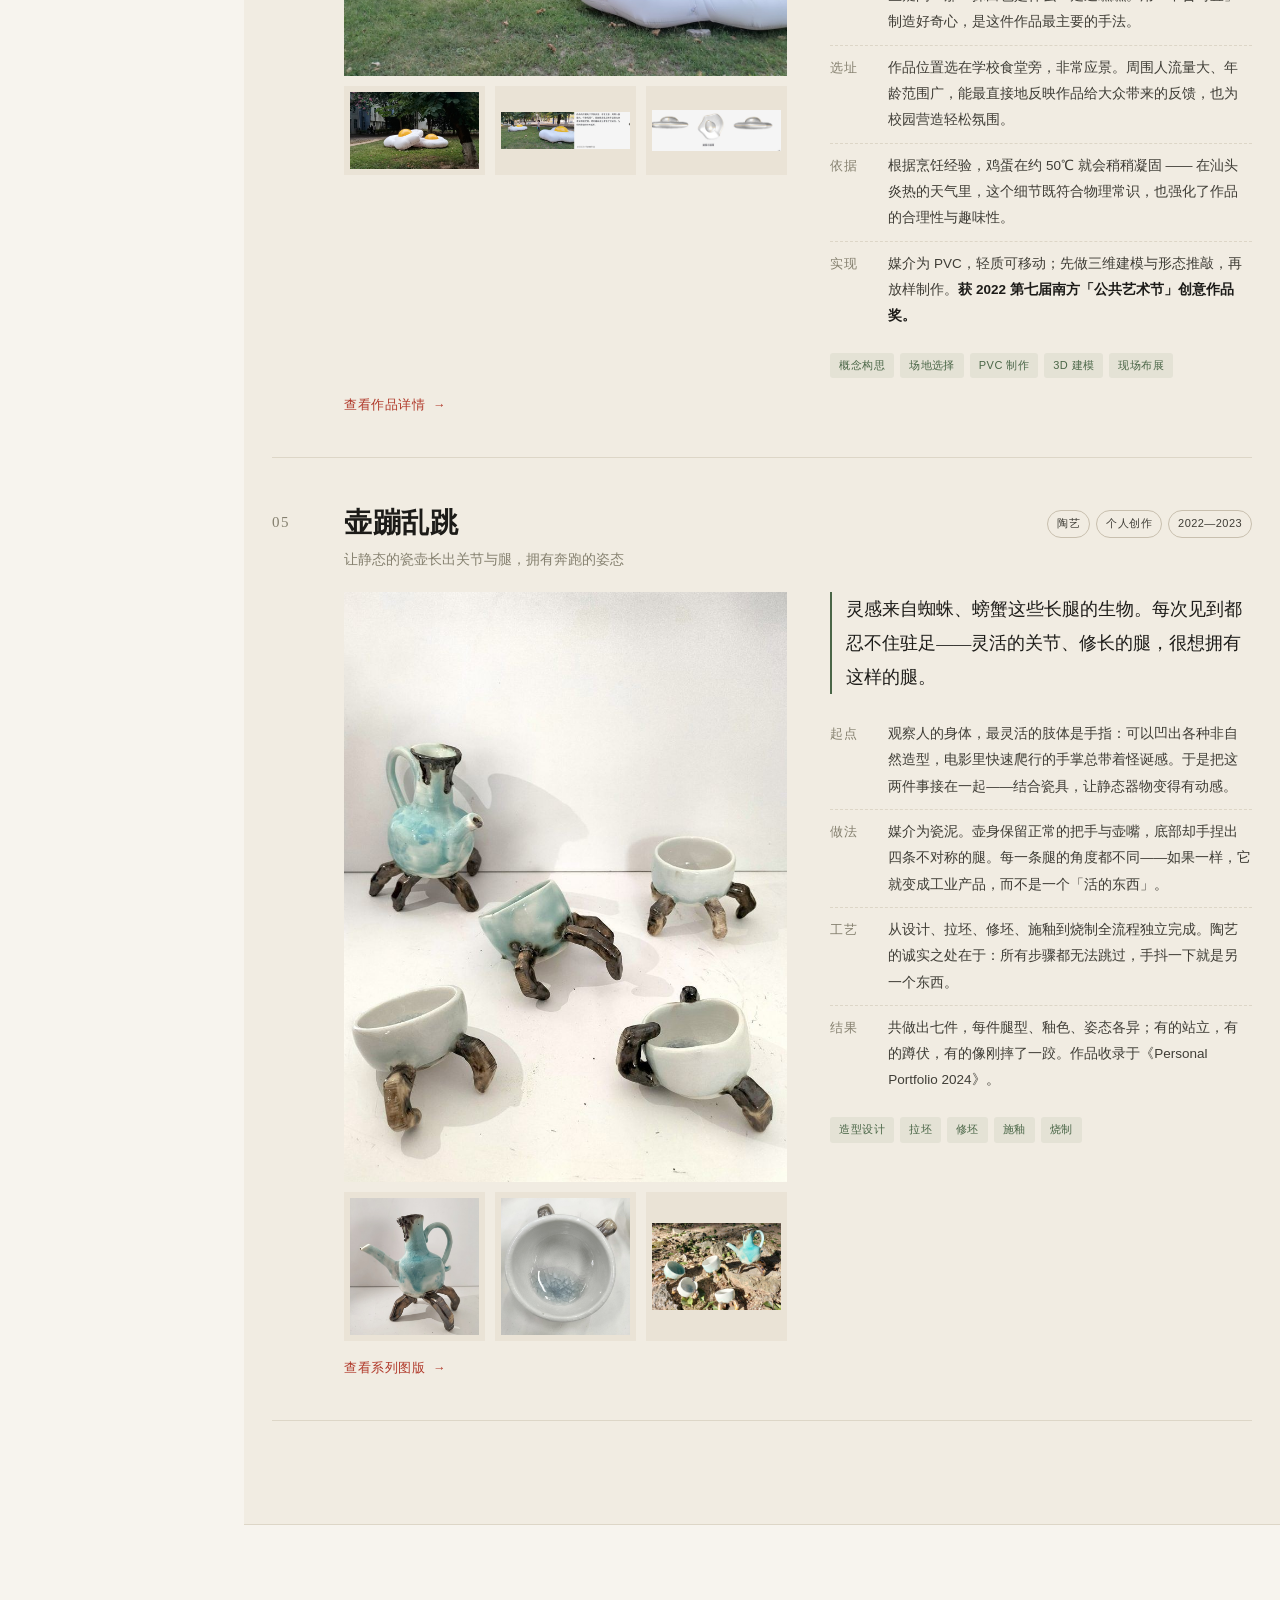
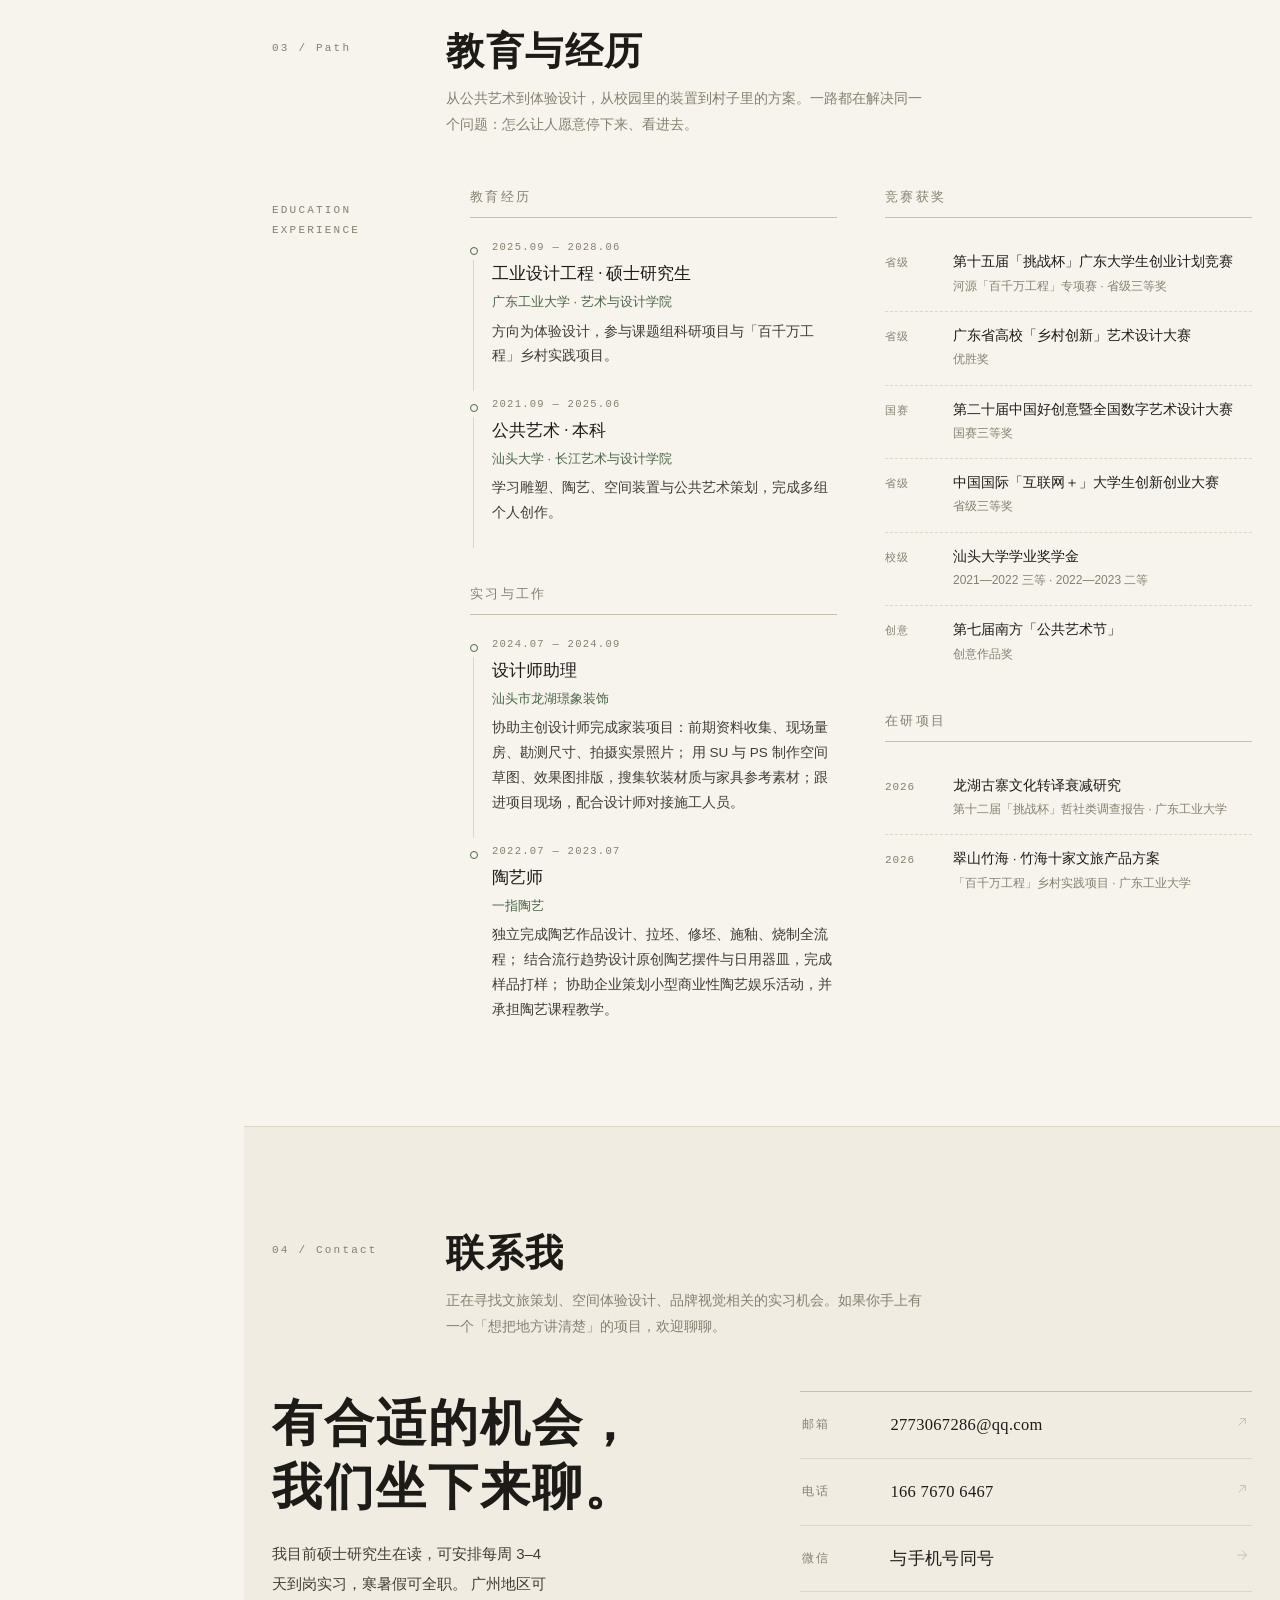
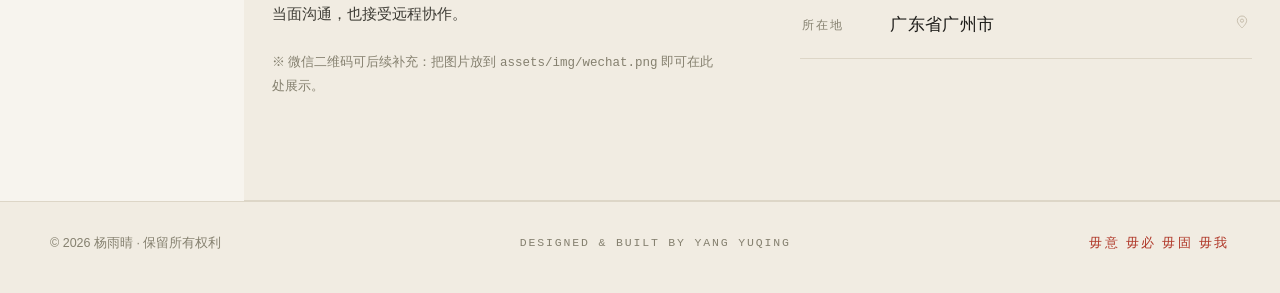
<file: 杨雨晴作品集_网站/home.html>
<!DOCTYPE html>
<html lang="zh-CN">
<head>
<meta charset="UTF-8" />
<meta name="viewport" content="width=device-width, initial-scale=1.0" />
<title>杨雨晴｜设计师助理 · 文旅策划 · 沉浸式场景设计</title>
<meta name="description" content="杨雨晴的个人作品集：文旅策划、田野调查与陶艺创作。工业设计工程（体验设计）硕士在读，关注文化如何被看见、读懂与参与。" />
<link rel="stylesheet" href="assets/css/site.css" />
</head>
<body>

<!-- ================= 顶部导航 ================= -->
<header class="topbar" id="topbar">
  <div class="container topbar-inner">
    <a class="signature" href="#top">
      <span class="zh">杨雨晴</span>
      <span class="en">Yang Yuqing</span>
    </a>
    <nav class="tabs" id="tabs" aria-label="主导航">
      <a href="#about">关于</a>
      <a href="#works">作品</a>
      <a href="#path">经历</a>
      <a href="#contact">联系</a>
    </nav>
    <button class="burger" id="burger" aria-label="展开菜单" aria-expanded="false" aria-controls="tabs">
      <i></i><i></i><i></i>
    </button>
  </div>
</header>

<main id="top" class="site-main">
  <!-- ================= 左侧目录 ================= -->
  <aside class="side-toc" id="toc" aria-label="页面目录">
    <div class="side-toc-head">
      <span class="st-label">目录</span>
      <span class="mono">Contents</span>
    </div>
    <ol class="toc-list">
        <li>
          <a href="#about">
            <span class="toc-no">01</span>
            <span class="toc-main">
              <b>关于我</b>
              <em>个人简介 · 信息 · 爱好 · 专业能力</em>
            </span>
            <span class="toc-arrow" aria-hidden="true">→</span>
          </a>
        </li>
        <li>
          <a href="#works">
            <span class="toc-no">02</span>
            <span class="toc-main">
              <b>代表作品</b>
              <em>竹海十家 · 龙湖古寨 · 入海 · 一抹白 · 壶蹦乱跳</em>
            </span>
            <span class="toc-arrow" aria-hidden="true">→</span>
          </a>
        </li>
        <li>
          <a href="#path">
            <span class="toc-no">03</span>
            <span class="toc-main">
              <b>教育与经历</b>
              <em>教育背景 · 实习工作 · 竞赛获奖</em>
            </span>
            <span class="toc-arrow" aria-hidden="true">→</span>
          </a>
        </li>
        <li>
          <a href="#contact">
            <span class="toc-no">04</span>
            <span class="toc-main">
              <b>联系方式</b>
              <em>邮箱 · 电话 · 微信 · 所在地</em>
            </span>
            <span class="toc-arrow" aria-hidden="true">→</span>
          </a>
        </li>
      </ol>
    <a class="side-toc-top" href="#top" aria-label="回到顶部">回到顶部 ↑</a>
  </aside>


  <!-- ================= 首屏 ================= -->
  <section class="hero">
    <div class="container">
      <div class="hero-grid">
        <div>
          <div class="hero-eyebrow">
            <span class="line"></span>
            <span class="mono">Portfolio · 2026</span>
          </div>

          <h1 class="hero-name">杨雨晴</h1>
          <p class="hero-name-en">Yang Yuqing</p>

          <p class="hero-role">
            设计师助理<span class="sep">/</span>文旅策划<span class="sep">/</span>沉浸式场景设计
          </p>

          <p class="hero-lede">
            工业设计工程（体验设计）硕士在读，本科读公共艺术。
            我在做的事，是把<em>地方文化</em>从资料和传说里取出来，
            变成游客能走进去、能读懂的现场；也把一块泥，捏成能说话的器物。
          </p>

          <p class="hero-motto">毋意，毋必，毋固，毋我。</p>

          <div class="hero-actions">
            <a class="btn" href="#works">
              查看作品
              <svg viewBox="0 0 24 24"><path d="M5 12h13M12 5l7 7-7 7"/></svg>
            </a>
            <a class="btn ghost" href="#contact">联系我</a>
          </div>
        </div>

        <div class="hero-portrait">
          <div class="portrait-frame">
            <img src="assets/img/avatar.jpg" alt="杨雨晴的照片" />
          </div>
          <div class="portrait-ornament" aria-hidden="true">
            <svg viewBox="0 0 100 100">
              <circle cx="50" cy="50" r="46" fill="none" stroke="currentColor" stroke-width=".8" opacity=".45"/>
              <circle cx="50" cy="50" r="34" fill="none" stroke="currentColor" stroke-width=".8" opacity=".3"/>
              <path d="M50 4v92M4 50h92" stroke="currentColor" stroke-width=".6" opacity=".22"/>
              <path d="M50 16 62 50 50 84 38 50Z" fill="none" stroke="currentColor" stroke-width=".9" opacity=".55"/>
              <circle cx="50" cy="50" r="4.5" fill="currentColor" opacity=".7"/>
            </svg>
          </div>
          <div class="portrait-cap">
            <span class="mono">Guangzhou · CN</span>
            <span class="mono">24 yrs</span>
          </div>
        </div>
      </div>

    </div>
  </section>

  <!-- ================= 关于 ================= -->
  <section class="section" id="about">
    <div class="container">
      <div class="sec-head rv">
        <div class="sec-index">01 / About</div>
        <h2 class="sec-title">
          关于我
          <small>一半时间在村子里做调研、写方案，一半时间在拉坯机前和泥巴较劲。两件事其实是一件事：把看不见的东西，做成能被感知的样子。</small>
        </h2>
      </div>

      <div class="about-grid">
        <div class="sec-index rv">PROFILE</div>

        <div class="about-body rv">
          <p class="lead">
            我是杨雨晴，广东工业大学工业设计工程（体验设计）专业硕士研究生，本科毕业于汕头大学公共艺术专业。
          </p>
          <p>
            研究生阶段我持续参与课题组科研项目与「百千万工程」乡村实践项目，从田野调研、方案策划到文本撰写与团队协作，
            完整走过几个真实项目的全过程。我习惯先到现场去看：古寨的巷子怎么走、祠堂为什么锁着、游客在哪一块牌子前停下来，
            这些细节最后都会变成方案里的一个节点、一句话、一枚印章。
          </p>
          <p>
            我也相信「做出来」比「说出来」更有说服力。所以除了写方案，我会做印章、做场景效果图、做竹编小样，
            也用陶土做过一整组器物。手上有活儿，做判断时就不容易飘。
          </p>

          <div class="fact-table">
            <div class="row"><span>姓名</span><b>杨雨晴</b></div>
            <div class="row"><span>现居</span><b>广州市 · 可到岗实习</b></div>
            <div class="row"><span>学历</span><b>硕士研究生（2025.09 — 2028.06）</b></div>
            <div class="row"><span>专业</span><b>工业设计工程（体验设计）／本科：公共艺术</b></div>
            <div class="row"><span>方向</span><b>文旅策划 · 空间叙事 · 品牌视觉 · 陶艺手作</b></div>
            <div class="row"><span>座右铭</span><b>毋意，毋必，毋固，毋我。</b></div>
          </div>
        </div>

        <aside class="rv">
          <div class="side-block">
            <h3>专业能力</h3>
            <div class="skill-row"><span>PS</span><span class="dots"><i class="on"></i><i class="on"></i><i class="on"></i><i class="on"></i><i class="on"></i><i></i></span></div>
            <div class="skill-row"><span>AI</span><span class="dots"><i class="on"></i><i class="on"></i><i class="on"></i><i></i><i></i><i></i></span></div>
            <div class="skill-row"><span>Figma</span><span class="dots"><i class="on"></i><i class="on"></i><i class="on"></i><i class="on"></i><i></i><i></i></span></div>
            <div class="skill-row"><span>Blender</span><span class="dots"><i class="on"></i><i class="on"></i><i class="on"></i><i></i><i></i><i></i></span></div>
            <div class="skill-row"><span>Rhino</span><span class="dots"><i class="on"></i><i class="on"></i><i></i><i></i><i></i><i></i></span></div>
          </div>

          <div class="side-block">
            <h3>工作方法</h3>
            <div class="hobbies">
              <li><span>田野调研</span><em>OBSERVE</em></li>
              <li><span>方案策划</span><em>FRAME</em></li>
              <li><span>文本撰写</span><em>WRITE</em></li>
              <li><span>视觉与手作</span><em>MAKE</em></li>
            </div>
          </div>

          <div class="side-block">
            <h3>个人爱好</h3>
            <div class="hobbies">
              <li><span>画画</span><em>DRAWING</em></li>
              <li><span>捏泥塑、做陶瓷</span><em>CLAY</em></li>
              <li><span>听歌</span><em>MUSIC</em></li>
              <li><span>看电影</span><em>FILM</em></li>
            </div>
          </div>
        </aside>
      </div>
    </div>
  </section>

  <!-- ================= 作品 ================= -->
  <section class="section tint" id="works">
    <div class="container">
      <div class="sec-head rv">
        <div class="sec-index">02 / Works</div>
        <h2 class="sec-title">
          作品目录
          <small>五个独立作品：两个文旅项目、三件个人创作。每一个都写清了背景、做法和结果，点标题可进入详情页看完整图版。</small>
        </h2>
      </div>

      <!-- ===== 01 竹海十家 ===== -->
      <article class="entry rv">
        <header class="entry-head">
          <span class="entry-no">01</span>
          <div class="entry-titles">
            <h3 class="entry-title"><a href="case-zhuhai.html">竹海十家 · 心学集章记</a></h3>
            <p class="entry-sub">阳明文化与竹海融合的深度体验旅游产品设计运营方案</p>
          </div>
          <div class="entry-tags"><span>文旅策划</span><span>团队 3 人</span><span>2026</span></div>
        </header>

        <div class="entry-body">
          <div class="entry-gallery">
            <figure class="g-main">
              <img src="assets/img/zh-cover.jpg" alt="竹海十家方案封面" loading="lazy" />
            </figure>
            <div class="g-row">
              <figure><img src="assets/img/zh-plan.jpg" alt="十节点空间平面图" loading="lazy" /></figure>
              <figure><img src="assets/img/seal-xinli.jpg" alt="心即理印章" loading="lazy" /></figure>
              <figure><img src="assets/img/zh-path.jpg" alt="竹影静心区效果图" loading="lazy" /></figure>
            </div>
          </div>

          <div class="entry-text">
            <p class="entry-lede">
              把王阳明在和平县真实推行过的「十家牌法」，从一段写在纸上的制度史，变成一条游客能走完、能盖章、能带走的竹林游线。
            </p>
            <dl class="entry-facts">
              <div><dt>背景</dt><dd>翠山竹海是华南最大毛竹林，核心竹林覆盖 30 余平方公里、覆盖率 83.5%，年均游客仅约 10 万人次，停留不到半天。文化资源与生态资源都在，缺的是可体验的产品。</dd></div>
              <div><dt>做法</dt><dd>以「一核 · 双轨 · 三融」为框架：一本十家牌手册作为入口，竹海空间与心学叙事双轨并行，制度融、空间融、文化融三层落地。十个节点散点植入既有的竹林地貌，不新建文化馆。</dd></div>
              <div><dt>产出</dt><dd>151 页完整方案文本、10 枚心学印章视觉、多组场景效果图、投资与运营测算（工程建安 1.2 亿元；文化体验类五年收益约 980 万元）。</dd></div>
              <div><dt>结果</dt><dd>第十五届「挑战杯」广东大学生创业计划竞赛 · 河源「百千万工程」专项赛 · 省级三等奖。</dd></div>
            </dl>
            <div class="chips"><span>田野调研</span><span>主题定位</span><span>空间叙事</span><span>印章视觉</span><span>运营测算</span></div>
          </div>
        </div>
        <a class="entry-more" href="case-zhuhai.html">查看完整项目 <span aria-hidden="true">→</span></a>
      </article>

      <!-- ===== 02 龙湖古寨 ===== -->
      <article class="entry rv">
        <header class="entry-head">
          <span class="entry-no">02</span>
          <div class="entry-titles">
            <h3 class="entry-title"><a href="case-longhu.html">流量上岸，文化搁浅</a></h3>
            <p class="entry-sub">数字化保护视域下潮州龙湖古寨文化转译衰减机制与对策研究</p>
          </div>
          <div class="entry-tags"><span>田野研究</span><span>团队 6 人</span><span>2026</span></div>
        </header>

        <div class="entry-body">
          <div class="entry-gallery">
            <figure class="g-main">
              <img src="assets/img/lh-cover.jpg" alt="龙湖古寨祠堂内景" loading="lazy" />
            </figure>
            <div class="g-row">
              <figure><img src="assets/img/lh-funnel.jpg" alt="文化转译衰减三层结构图" loading="lazy" /></figure>
              <figure><img src="assets/img/lh-motive.jpg" alt="不同动机游客的体验卡点" loading="lazy" /></figure>
              <figure><img src="assets/img/lh-hall.jpg" alt="祠堂梁架与匾额" loading="lazy" /></figure>
            </div>
          </div>

          <div class="entry-text">
            <p class="entry-lede">
              古寨在小红书上很火，游客拍完照却说「不知道在看什么」。这份报告追问的是：文化意义，究竟在哪一层被系统性地筛掉了。
            </p>
            <dl class="entry-facts">
              <div><dt>背景</dt><dd>龙湖古寨是明清韩江下游重要商埠，曾聚居 72 个姓氏，2012 年列入中国传统村落名录。传播历经政府主导、文旅企业主导、个体平台主导三阶段，解释权不断转移。</dd></div>
              <div><dt>方法</dt><dd>125 条小红书笔记 + 428 条评论 + 142 条大众点评评论 + 222 份游客问卷（分到访前与现场两卷）+ 6 份实地观察 + 11 组编号访谈，四类证据交叉验证。</dd></div>
              <div><dt>发现</dt><dd>提出「文化转译衰减」概念：古寨数字形象由整体历史聚落窄化为局部打卡场景，文化在「被看见—被读懂—被参与」三层逐层衰减，越往后人数越少、衰减越深。</dd></div>
              <div><dt>对策</dt><dd>主体端保数字文化权利、平台端完善文化注解、现场端完善叙事路径、评估端建立可理解性反馈，构成四端治理链条。</dd></div>
            </dl>
            <div class="chips"><span>网络内容分析</span><span>问卷设计</span><span>实地观察</span><span>深度访谈</span><span>报告撰写</span></div>
          </div>
        </div>
        <a class="entry-more" href="case-longhu.html">查看完整研究 <span aria-hidden="true">→</span></a>
      </article>

      <!-- ===== 03 入海 ===== -->
      <article class="entry rv">
        <header class="entry-head">
          <span class="entry-no">03</span>
          <div class="entry-titles">
            <h3 class="entry-title"><a href="case-ruhai.html">入海</a></h3>
            <p class="entry-sub">以螃蟹比拟渔民的地标性公共艺术装置提案</p>
          </div>
          <div class="entry-tags"><span>公共艺术</span><span>个人创作</span><span>2023</span></div>
        </header>

        <div class="entry-body">
          <div class="entry-gallery">
            <figure class="g-main">
              <img src="assets/img/rh-scene-1.jpg" alt="入海装置落地场景：蟹群散落于广场" loading="lazy" />
            </figure>
            <div class="g-row">
              <figure><img src="assets/img/rh-scene-2.jpg" alt="入海装置街景效果图" loading="lazy" /></figure>
              <figure><img src="assets/img/rh-scene-3.jpg" alt="入海装置俯视效果图" loading="lazy" /></figure>
              <figure><img src="assets/img/rh-draw-1.jpg" alt="入海系列三视图与尺寸" loading="lazy" /></figure>
            </div>
          </div>

          <div class="entry-text">
            <p class="entry-lede">
              南澳岛云澳镇，基岩质大陆岛，附近海域生物资源丰富，有鱼、虾、蟹、贝、藻类等 1300 多种海洋动植物。广东沿海的捕鱼业，曾是维持生活的主要方式之一。
            </p>
            <dl class="entry-facts">
              <div><dt>立意</dt><dd>鱼类是捕捞品种中最常见、也最具代表性的食物，但我们选择用螃蟹来比拟渔民：涨潮时像人一样等待，退潮时探寻大自然的馈赠——这正是渔民与海的关系。</dd></div>
              <div><dt>转化</dt><dd>把「随潮汐而动」这一行为逻辑，转成三组姿态——站立蟹、抱沙蟹、躺倒蟹。三种姿态对应涨潮等待、俯身作业、收工休憩三个阶段，让装置叙事有开始也有结束。</dd></div>
              <div><dt>技术</dt><dd>用 Blender 完成建模与效果图，结合 Minecraft 做体块推敲；输出正视、俯视、侧视三视图与毫米级尺寸标注，可直接用于结构交底。</dd></div>
              <div><dt>定位</dt><dd>地标性艺术装置：既是可识别的海岸符号，也承担停留与拍照的功能。当前效果图场景为当地实景合成。</dd></div>
            </dl>
            <div class="chips"><span>概念策划</span><span>形态转化</span><span>Blender 建模</span><span>三视图</span><span>场景合成</span></div>
          </div>
        </div>
        <a class="entry-more" href="case-ruhai.html">查看完整提案 <span aria-hidden="true">→</span></a>
      </article>

      <!-- ===== 04 一抹白 ===== -->
      <article class="entry rv">
        <header class="entry-head">
          <span class="entry-no">04</span>
          <div class="entry-titles">
            <h3 class="entry-title"><a href="case-yimobai.html">一抹白</a></h3>
            <p class="entry-sub">在汕头大学的草地上，摊开几颗煎蛋</p>
          </div>
          <div class="entry-tags"><span>公共艺术</span><span>个人创作</span><span>2022</span></div>
        </header>

        <div class="entry-body">
          <div class="entry-gallery">
            <figure class="g-main">
              <img src="assets/img/ym-white-1.jpg" alt="一抹白：草地上的巨型煎蛋装置" loading="lazy" />
            </figure>
            <div class="g-row">
              <figure><img src="assets/img/ym-white-2.jpg" alt="一抹白：树下的一组煎蛋" loading="lazy" /></figure>
              <figure><img src="assets/img/ym-white-3.jpg" alt="一抹白：人物与装置的比例关系" loading="lazy" /></figure>
              <figure><img src="assets/img/ym-white-model.jpg" alt="一抹白建模示意图" loading="lazy" /></figure>
            </div>
          </div>

          <div class="entry-text">
            <p class="entry-lede">
              走在汕头大学的路上，一股地热气从脚直通头顶，炎热的地面犹如铁板烧。汕头那么热，为什么不来颗铁板烧蛋呢？
            </p>
            <dl class="entry-facts">
              <div><dt>构想</dt><dd>大地色的草地上出现几颗煎熟了的鸡蛋，一眼望去令人产生疑问：那一抹白色是什么？走近瞧瞧。用「不合时宜」制造好奇心，是这件作品最主要的手法。</dd></div>
              <div><dt>选址</dt><dd>作品位置选在学校食堂旁，非常应景。周围人流量大、年龄范围广，能最直接地反映作品给大众带来的反馈，也为校园营造轻松氛围。</dd></div>
              <div><dt>依据</dt><dd>根据烹饪经验，鸡蛋在约 50℃ 就会稍稍凝固 —— 在汕头炎热的天气里，这个细节既符合物理常识，也强化了作品的合理性与趣味性。</dd></div>
              <div><dt>实现</dt><dd>媒介为 PVC，轻质可移动；先做三维建模与形态推敲，再放样制作。<strong>获 2022 第七届南方「公共艺术节」创意作品奖。</strong></dd></div>
            </dl>
            <div class="chips"><span>概念构思</span><span>场地选择</span><span>PVC 制作</span><span>3D 建模</span><span>现场布展</span></div>
          </div>
        </div>
        <a class="entry-more" href="case-yimobai.html">查看作品详情 <span aria-hidden="true">→</span></a>
      </article>



      <!-- ===== 05 壶蹦乱跳 ===== -->
      <article class="entry rv">
        <header class="entry-head">
          <span class="entry-no">05</span>
          <div class="entry-titles">
            <h3 class="entry-title"><a href="case-heng.html">壶蹦乱跳</a></h3>
            <p class="entry-sub">让静态的瓷壶长出关节与腿，拥有奔跑的姿态</p>
          </div>
          <div class="entry-tags"><span>陶艺</span><span>个人创作</span><span>2022—2023</span></div>
        </header>

        <div class="entry-body">
          <div class="entry-gallery">
            <figure class="g-main">
              <img src="assets/img/ce-set.jpg" alt="壶蹦乱跳系列现场：长腿的陶瓷壶与杯散落于草地与树干" loading="lazy" />
            </figure>
            <div class="g-row">
              <figure><img src="assets/img/ce-heng-single.jpg" alt="壶蹦乱跳单件：青釉壶身与四条褐色泥腿" loading="lazy" /></figure>
              <figure><img src="assets/img/ce-heng-cup.jpg" alt="带腿的杯：杯身与腿的接合处" loading="lazy" /></figure>
              <figure><img src="assets/img/ce-heng-out.jpg" alt="壶蹦乱跳在户外的合影" loading="lazy" /></figure>
            </div>
          </div>

          <div class="entry-text">
            <p class="entry-lede">
              灵感来自蜘蛛、螃蟹这些长腿的生物。每次见到都忍不住驻足——灵活的关节、修长的腿，很想拥有这样的腿。
            </p>
            <dl class="entry-facts">
              <div><dt>起点</dt><dd>观察人的身体，最灵活的肢体是手指：可以凹出各种非自然造型，电影里快速爬行的手掌总带着怪诞感。于是把这两件事接在一起——结合瓷具，让静态器物变得有动感。</dd></div>
              <div><dt>做法</dt><dd>媒介为瓷泥。壶身保留正常的把手与壶嘴，底部却手捏出四条不对称的腿。每一条腿的角度都不同——如果一样，它就变成工业产品，而不是一个「活的东西」。</dd></div>
              <div><dt>工艺</dt><dd>从设计、拉坯、修坯、施釉到烧制全流程独立完成。陶艺的诚实之处在于：所有步骤都无法跳过，手抖一下就是另一个东西。</dd></div>
              <div><dt>结果</dt><dd>共做出七件，每件腿型、釉色、姿态各异；有的站立，有的蹲伏，有的像刚摔了一跤。作品收录于《Personal Portfolio 2024》。</dd></div>
            </dl>
            <div class="chips"><span>造型设计</span><span>拉坯</span><span>修坯</span><span>施釉</span><span>烧制</span></div>
          </div>
        </div>
        <a class="entry-more" href="case-heng.html">查看系列图版 <span aria-hidden="true">→</span></a>
      </article>
    </div>
  </section>

  <!-- ================= 经历 ================= -->
  <section class="section" id="path">
    <div class="container">
      <div class="sec-head rv">
        <div class="sec-index">03 / Path</div>
        <h2 class="sec-title">
          教育与经历
          <small>从公共艺术到体验设计，从校园里的装置到村子里的方案。一路都在解决同一个问题：怎么让人愿意停下来、看进去。</small>
        </h2>
      </div>

      <div class="timeline-layout">
        <div class="sec-index rv">EDUCATION<br>EXPERIENCE</div>

        <div class="tl-col rv">
          <h3>教育经历</h3>
          <div class="tl-item">
            <div class="tl-time">2025.09 — 2028.06</div>
            <div class="tl-title">工业设计工程 · 硕士研究生</div>
            <div class="tl-org">广东工业大学 · 艺术与设计学院</div>
            <p class="tl-desc">方向为体验设计，参与课题组科研项目与「百千万工程」乡村实践项目。</p>
          </div>
          <div class="tl-item">
            <div class="tl-time">2021.09 — 2025.06</div>
            <div class="tl-title">公共艺术 · 本科</div>
            <div class="tl-org">汕头大学 · 长江艺术与设计学院</div>
            <p class="tl-desc">学习雕塑、陶艺、空间装置与公共艺术策划，完成多组个人创作。</p>
          </div>

          <h3 style="margin-top: 34px;">实习与工作</h3>
          <div class="tl-item">
            <div class="tl-time">2024.07 — 2024.09</div>
            <div class="tl-title">设计师助理</div>
            <div class="tl-org">汕头市龙湖璟象装饰</div>
            <p class="tl-desc">
              协助主创设计师完成家装项目：前期资料收集、现场量房、勘测尺寸、拍摄实景照片；
              用 SU 与 PS 制作空间草图、效果图排版，搜集软装材质与家具参考素材；跟进项目现场，配合设计师对接施工人员。
            </p>
          </div>
          <div class="tl-item">
            <div class="tl-time">2022.07 — 2023.07</div>
            <div class="tl-title">陶艺师</div>
            <div class="tl-org">一指陶艺</div>
            <p class="tl-desc">
              独立完成陶艺作品设计、拉坯、修坯、施釉、烧制全流程；
              结合流行趋势设计原创陶艺摆件与日用器皿，完成样品打样；
              协助企业策划小型商业性陶艺娱乐活动，并承担陶艺课程教学。
            </p>
          </div>
        </div>

        <div class="tl-col rv">
          <h3>竞赛获奖</h3>
          <div class="award-list">
            <div class="award">
              <span class="yr">省级</span>
              <div>
                <b>第十五届「挑战杯」广东大学生创业计划竞赛</b>
                <span class="lvl">河源「百千万工程」专项赛 · 省级三等奖</span>
              </div>
            </div>
            <div class="award">
              <span class="yr">省级</span>
              <div>
                <b>广东省高校「乡村创新」艺术设计大赛</b>
                <span class="lvl">优胜奖</span>
              </div>
            </div>
            <div class="award">
              <span class="yr">国赛</span>
              <div>
                <b>第二十届中国好创意暨全国数字艺术设计大赛</b>
                <span class="lvl">国赛三等奖</span>
              </div>
            </div>
            <div class="award">
              <span class="yr">省级</span>
              <div>
                <b>中国国际「互联网＋」大学生创新创业大赛</b>
                <span class="lvl">省级三等奖</span>
              </div>
            </div>
            <div class="award">
              <span class="yr">校级</span>
              <div>
                <b>汕头大学学业奖学金</b>
                <span class="lvl">2021—2022 三等 · 2022—2023 二等</span>
              </div>
            </div>
            <div class="award">
              <span class="yr">创意</span>
              <div>
                <b>第七届南方「公共艺术节」</b>
                <span class="lvl">创意作品奖</span>
              </div>
            </div>
          </div>

          <h3 style="margin-top: 34px;">在研项目</h3>
          <div class="award-list">
            <div class="award">
              <span class="yr">2026</span>
              <div>
                <b>龙湖古寨文化转译衰减研究</b>
                <span class="lvl">第十二届「挑战杯」哲社类调查报告 · 广东工业大学</span>
              </div>
            </div>
            <div class="award">
              <span class="yr">2026</span>
              <div>
                <b>翠山竹海 · 竹海十家文旅产品方案</b>
                <span class="lvl">「百千万工程」乡村实践项目 · 广东工业大学</span>
              </div>
            </div>
          </div>
        </div>
      </div>
    </div>
  </section>

  <!-- ================= 联系 ================= -->
  <section class="section tint" id="contact">
    <div class="container">
      <div class="sec-head rv">
        <div class="sec-index">04 / Contact</div>
        <h2 class="sec-title">
          联系我
          <small>正在寻找文旅策划、空间体验设计、品牌视觉相关的实习机会。如果你手上有一个「想把地方讲清楚」的项目，欢迎聊聊。</small>
        </h2>
      </div>

      <div class="contact">
        <div class="rv">
          <h3 class="contact-title">有合适的机会，<br>我们坐下来聊。</h3>
          <p class="contact-note">
            我目前硕士研究生在读，可安排每周 3–4 天到岗实习，寒暑假可全职。
            广州地区可当面沟通，也接受远程协作。
          </p>
          <p class="qr-note">
            ※ 微信二维码可后续补充：把图片放到 <code>assets/img/wechat.png</code> 即可在此处展示。
          </p>
        </div>

        <div class="rv">
          <div class="contact-list">
            <a class="contact-row" href="mailto:2773067286@qq.com">
              <span class="lab">邮箱</span>
              <span class="val">2773067286@qq.com</span>
              <span class="arrow">
                <svg width="16" height="16" viewBox="0 0 24 24" fill="none" stroke="currentColor" stroke-width="1.5"><path d="M7 17 17 7M9 7h8v8"/></svg>
              </span>
            </a>
            <a class="contact-row" href="tel:+8616676706467">
              <span class="lab">电话</span>
              <span class="val">166 7670 6467</span>
              <span class="arrow">
                <svg width="16" height="16" viewBox="0 0 24 24" fill="none" stroke="currentColor" stroke-width="1.5"><path d="M7 17 17 7M9 7h8v8"/></svg>
              </span>
            </a>
            <div class="contact-row">
              <span class="lab">微信</span>
              <span class="val">与手机号同号</span>
              <span class="arrow">
                <svg width="16" height="16" viewBox="0 0 24 24" fill="none" stroke="currentColor" stroke-width="1.5"><path d="M5 12h13M12 5l7 7-7 7"/></svg>
              </span>
            </div>
            <div class="contact-row">
              <span class="lab">所在地</span>
              <span class="val">广东省广州市</span>
              <span class="arrow">
                <svg width="16" height="16" viewBox="0 0 24 24" fill="none" stroke="currentColor" stroke-width="1.5"><path d="M12 21s7-6.4 7-11a7 7 0 1 0-14 0c0 4.6 7 11 7 11Z"/><circle cx="12" cy="10" r="2.4"/></svg>
              </span>
            </div>
          </div>
        </div>
      </div>
    </div>
  </section>
</main>

<footer class="footer">
  <div class="container footer-inner">
    <span>© <span id="year">2026</span> 杨雨晴 · 保留所有权利</span>
    <span class="mono">Designed &amp; Built by Yang Yuqing</span>
    <span class="seal-mark">毋意 毋必 毋固 毋我</span>
  </div>
</footer>

<script src="assets/js/site.js"></script>
</body>
</html>
</file>
<file: 杨雨晴作品集_网站/assets/css/cover.css>
/* =========================================================
   入口封面页
   一张卡片「弹」出来：名字 + 标签 + 头像 + 座右铭
   点击任意处进入主页
   ========================================================= */

:root {
  --paper: #f7f4ee;
  --paper-2: #f1ece2;
  --ink: #1c1b18;
  --ink-2: #3f3d36;
  --muted: #85806f;
  --rule: #ddd6c7;
  --bamboo: #4a6647;
  --seal: #b0392a;
  --serif: "Songti SC", "Source Han Serif SC", "Noto Serif CJK SC", "STSong", "SimSun", Georgia, serif;
  --sans: "PingFang SC", "Hiragino Sans GB", "Microsoft YaHei", -apple-system, BlinkMacSystemFont, "Segoe UI", Roboto, sans-serif;
  --mono: ui-monospace, SFMono-Regular, Menlo, Consolas, monospace;
  --ease: cubic-bezier(.22, .61, .36, 1);
  --ease-out-back: cubic-bezier(.22, 1.4, .36, 1);
}

* { box-sizing: border-box; }

html, body {
  margin: 0;
  height: 100%;
  overflow: hidden;
}

body {
  background: var(--paper);
  color: var(--ink);
  font-family: var(--sans);
  -webkit-font-smoothing: antialiased;
}

/* ---------------- 整屏入口 ---------------- */
.cover {
  position: relative;
  display: flex;
  flex-direction: column;
  align-items: center;
  justify-content: center;
  width: 100%;
  height: 100vh;
  height: 100dvh;
  overflow: hidden;
  text-decoration: none;
  color: inherit;
  cursor: pointer;
  background:
    radial-gradient(circle at 20% 18%, rgba(169, 138, 85, .09), transparent 45%),
    radial-gradient(circle at 82% 82%, rgba(74, 102, 71, .09), transparent 48%),
    var(--paper);
}

/* 背景：两团缓慢呼吸的色斑 + 极淡纸纹 */
.cover-bg { position: absolute; inset: 0; pointer-events: none; }

.orb {
  position: absolute;
  border-radius: 50%;
  filter: blur(60px);
  opacity: .5;
  animation: breathe 16s ease-in-out infinite;
}
.orb-a {
  width: 46vmax; height: 46vmax;
  left: -14vmax; top: -16vmax;
  background: radial-gradient(circle, rgba(74, 102, 71, .28), transparent 68%);
}
.orb-b {
  width: 40vmax; height: 40vmax;
  right: -12vmax; bottom: -14vmax;
  background: radial-gradient(circle, rgba(176, 57, 42, .18), transparent 68%);
  animation-delay: -8s;
}
@keyframes breathe {
  0%, 100% { transform: scale(1) translate(0, 0); opacity: .45; }
  50% { transform: scale(1.12) translate(2%, 3%); opacity: .62; }
}

.grain {
  position: absolute;
  inset: 0;
  background-image:
    linear-gradient(to right, rgba(28, 27, 24, .035) 1px, transparent 1px),
    linear-gradient(to bottom, rgba(28, 27, 24, .035) 1px, transparent 1px);
  background-size: 56px 56px;
  mask-image: radial-gradient(ellipse 60% 55% at 50% 50%, #000 20%, transparent 78%);
  -webkit-mask-image: radial-gradient(ellipse 60% 55% at 50% 50%, #000 20%, transparent 78%);
}

/* ---------------- 卡片 ---------------- */
.card {
  position: relative;
  display: grid;
  grid-template-columns: 322px 1fr;
  align-items: stretch;
  gap: 0;
  width: min(880px, calc(100vw - 56px));
  background: #fff;
  border: 1px solid var(--rule);
  box-shadow:
    0 2px 4px rgba(28, 27, 24, .04),
    0 30px 70px -34px rgba(28, 27, 24, .38);
  transform-origin: 50% 62%;
  will-change: transform;
  /* 默认可见：即使脚本或动画失效，卡片也不会消失 */
  opacity: 1;
  transform: none;
  transition:
    opacity .8s var(--ease),
    transform .8s var(--ease-out-back),
    box-shadow .8s var(--ease);
}

/* 仅在 JS 生效时才设置「弹出的起点」，随后由 .play 触发过渡 */
.js .card {
  opacity: 0;
  transform: translateY(46px) scale(.86) rotate(-1.6deg);
  box-shadow: 0 2px 4px rgba(28, 27, 24, .02), 0 6px 18px -12px rgba(28, 27, 24, .1);
}
.js .cover.play .card {
  opacity: 1;
  transform:
    translate(var(--tx, 0px), var(--ty, 0px))
    scale(1) rotate(0deg);
  box-shadow:
    0 2px 4px rgba(28, 27, 24, .04),
    0 30px 70px -34px rgba(28, 27, 24, .38);
}

/* 悬停：卡片轻微抬起，提示可点击 */
.cover.play:hover .card {
  transform:
    translate(var(--tx, 0px), calc(var(--ty, 0px) - 6px))
    scale(1) rotate(0deg);
  box-shadow:
    0 2px 4px rgba(28, 27, 24, .04),
    0 42px 90px -36px rgba(28, 27, 24, .46);
}

/* 点击离开：轻微放大淡出 */
.cover.leaving { opacity: 0; transition: opacity .42s ease; }
.cover.leaving .card {
  transform:
    translate(var(--tx, 0px), var(--ty, 0px))
    scale(1.045);
  opacity: 0;
  transition: transform .42s cubic-bezier(.4, 0, 1, 1), opacity .42s ease;
}

.card-photo {
  position: relative;
  overflow: hidden;
  /* 取自照片边缘实际取样色（#ad8a8b / #9d7c7d / #c09498），上下延展后与照片无缝衔接 */
  background:
    linear-gradient(180deg, #b39192 0%, #a88689 55%, #9d7c7d 100%);
  display: flex;
  align-items: center;
  justify-content: center;
}
.card-photo img {
  position: relative;
  z-index: 1;
  display: block;
  width: 100%;
  height: 100%;
  object-fit: contain;
  object-position: center;
}
.js .card-photo {
  opacity: 0;
  transform: scale(1.06);
  transition: opacity .7s var(--ease) .28s, transform .9s var(--ease) .28s;
}
.js .cover.play .card-photo { opacity: 1; transform: scale(1); }
.photo-edge {
  position: absolute;
  inset: 0;
  border-right: 1px solid var(--rule);
  pointer-events: none;
}

.card-body {
  position: relative;
  padding: clamp(30px, 4vw, 46px) clamp(30px, 4vw, 48px) clamp(88px, 9vw, 104px);
  display: flex;
  flex-direction: column;
  justify-content: center;
}

/* 内容逐条浮现（默认可见，JS 生效后才隐藏并逐条过渡上来） */
.js .card-body > * {
  opacity: 0;
  transform: translateY(14px);
  transition: opacity .6s var(--ease), transform .6s var(--ease);
}
.js .cover.play .card-body > * { opacity: 1; transform: none; }

.js .cover.play .card-eyebrow   { transition-delay: .42s; }
.js .cover.play .card-name      { transition-delay: .48s; }
.js .cover.play .card-name-en   { transition-delay: .53s; }
.js .cover.play .card-tag       { transition-delay: .58s; }
.js .cover.play .card-rule      { transition-delay: .63s; }
.js .cover.play .card-motto     { transition-delay: .70s; }
.js .cover.play .card-motto-src { transition-delay: .76s; }
.js .cover.play .card-cta       { transition-delay: .84s; }

.card-eyebrow {
  margin: 0 0 14px;
  font-family: var(--mono);
  font-size: 10.5px;
  letter-spacing: .22em;
  text-transform: uppercase;
  color: var(--muted);
}

.card-name {
  margin: 0 0 2px;
  font-family: var(--serif);
  font-size: clamp(40px, 5.6vw, 62px);
  line-height: 1;
  letter-spacing: .1em;
  font-weight: 600;
  text-indent: .1em;
}

.card-name-en {
  margin: 0 0 20px;
  font-family: var(--mono);
  font-size: 11px;
  letter-spacing: .38em;
  text-transform: uppercase;
  color: var(--muted);
}

.card-tag {
  margin: 0;
  font-family: var(--serif);
  font-size: clamp(14px, 1.6vw, 16.5px);
  line-height: 1.9;
  color: var(--ink-2);
  letter-spacing: .02em;
}

.card-rule {
  height: 1px;
  background: var(--rule);
  margin: 22px 0 18px;
}

.card-motto {
  margin: 0;
  font-family: var(--serif);
  font-size: clamp(17px, 2vw, 21px);
  letter-spacing: .06em;
  color: var(--ink);
  line-height: 1.7;
}
.card-motto-src {
  margin: 8px 0 0;
  font-size: 11.5px;
  color: var(--muted);
  letter-spacing: .02em;
  line-height: 1.7;
}

.card-cta {
  display: inline-flex;
  align-items: center;
  gap: 9px;
  align-self: flex-start;
  margin-top: 26px;
  padding-bottom: 4px;
  font-size: 13px;
  letter-spacing: .06em;
  color: var(--seal);
  border-bottom: 1px solid rgba(176, 57, 42, .35);
  transition: gap .3s var(--ease), border-color .3s;
}
.card-cta svg {
  width: 15px; height: 15px;
  fill: none;
  stroke: currentColor;
  stroke-width: 1.7;
  stroke-linecap: round;
  stroke-linejoin: round;
  transition: transform .3s var(--ease);
}
.cover:hover .card-cta { gap: 14px; border-bottom-color: var(--seal); }
.cover:hover .card-cta svg { transform: translateX(3px); }

/* 右下角个人介绍卡 */
.card-bio {
  position: absolute;
  right: clamp(20px, 3vw, 34px);
  bottom: clamp(18px, 2.4vw, 26px);
  width: min(232px, 40%);
  padding: 14px 16px;
  background: rgba(247, 244, 238, .92);
  border: 1px solid var(--rule);
  border-left: 2px solid var(--bamboo);
  backdrop-filter: blur(4px);
  -webkit-backdrop-filter: blur(4px);
  opacity: 1;
  transform: none;
}
.js .card-bio {
  opacity: 0;
  transform: translateY(10px);
  transition: opacity .55s var(--ease) .92s, transform .55s var(--ease) .92s;
}
.js .cover.play .card-bio { opacity: 1; transform: none; }

.bio-line {
  margin: 0;
  font-size: 11.5px;
  line-height: 1.85;
  color: var(--ink-2);
  letter-spacing: .01em;
}
.bio-line + .bio-line { margin-top: 3px; }
.bio-line span { display: block; }

/* ---------------- 底部提示 ---------------- */
.hint {
  position: absolute;
  left: 50%;
  bottom: clamp(20px, 4vh, 38px);
  transform: translateX(-50%);
  margin: 0;
  font-size: 11.5px;
  letter-spacing: .26em;
  color: var(--muted);
  white-space: nowrap;
  opacity: 1;
}
.js .hint {
  opacity: 0;
  transition: opacity .7s var(--ease) 1.05s;
}
.js .cover.play .hint { opacity: 1; }

.hint::after {
  content: "";
  display: block;
  width: 1px;
  height: 22px;
  margin: 10px auto 0;
  background: linear-gradient(to bottom, var(--muted), transparent);
  animation: hintDown 2.2s ease-in-out infinite;
  transform-origin: top;
}
@keyframes hintDown {
  0%, 100% { transform: scaleY(.25); opacity: .3; }
  50% { transform: scaleY(1); opacity: 1; }
}

/* ---------------- 响应式 ---------------- */
@media (max-width: 760px) {
  html, body { overflow: auto; }
  .cover {
    height: auto;
    min-height: 100vh;
    min-height: 100dvh;
    padding: 34px 0 82px;
  }
  .card {
    grid-template-columns: 1fr;
    width: calc(100vw - 40px);
    max-width: 420px;
  }
  .card-photo {
    max-height: 260px;
    display: flex;
    justify-content: center;
    align-items: center;
  }
  .card-photo img {
    width: auto;
    max-width: 100%;
    max-height: 260px;
    height: auto;
    object-fit: contain;
  }
  .card-body { padding: 26px 24px 30px; }
  .card-name { font-size: clamp(34px, 10vw, 44px); }
  .card-tag { font-size: 13.5px; line-height: 1.85; }
  .card-motto { font-size: 16px; }
  .card-rule { margin: 18px 0 15px; }
  .card-cta { margin-top: 22px; }
  .hint { position: static; margin-top: 30px; transform: none; animation-delay: 1.1s; }
  .orb-a { width: 70vmax; height: 70vmax; }
  .orb-b { width: 60vmax; height: 60vmax; }
}

/* ---------------- 无障碍 ---------------- */
@media (prefers-reduced-motion: reduce) {
  .js .card,
  .js .cover.play .card,
  .js .card-photo,
  .js .cover.play .card-photo,
  .js .card-body > *,
  .js .cover.play .card-body > *,
  .js .hint,
  .js .cover.play .hint {
    opacity: 1 !important;
    transform: none !important;
    transition: none !important;
  }
  .orb { animation: none !important; opacity: .5 !important; }
  .card-cta svg { transition: none; }
}
</file>
<file: 杨雨晴作品集_网站/assets/css/site.css>
/* =========================================================
   杨雨晴 · 个人作品集
   设计系统：纸感底 / 墨色字 / 竹青与朱砂点缀
   纯手写 CSS，无外部依赖
   ========================================================= */

:root {
  --paper: #f7f4ee;
  --paper-2: #f1ece2;
  --paper-3: #eae3d6;
  --ink: #1c1b18;
  --ink-2: #3f3d36;
  --muted: #85806f;
  --rule: #ddd6c7;
  --rule-strong: #c8bfae;
  --bamboo: #4a6647;
  --bamboo-light: #7d9470;
  --seal: #b0392a;
  --gold: #a98a55;

  --serif: "Songti SC", "Source Han Serif SC", "Noto Serif CJK SC", "STSong", "SimSun", Georgia, serif;
  --sans: "PingFang SC", "Hiragino Sans GB", "Microsoft YaHei", -apple-system, BlinkMacSystemFont, "Segoe UI", Roboto, sans-serif;
  --mono: ui-monospace, SFMono-Regular, Menlo, Consolas, monospace;

  --maxw: 1180px;
  --ease: cubic-bezier(.22, .61, .36, 1);
}

* { box-sizing: border-box; }

html {
  scroll-behavior: smooth;
  -webkit-text-size-adjust: 100%;
}

body {
  margin: 0;
  overflow-x: hidden;
  background: var(--paper);
  color: var(--ink);
  font-family: var(--sans);
  font-size: 16px;
  line-height: 1.8;
  -webkit-font-smoothing: antialiased;
  text-rendering: optimizeLegibility;
  /* 极淡纸纹，避免大面积纯色发闷 */
  background-image:
    radial-gradient(circle at 18% 12%, rgba(169, 138, 85, .05), transparent 42%),
    radial-gradient(circle at 82% 78%, rgba(74, 102, 71, .05), transparent 46%);
  background-attachment: fixed;
}

img { display: block; max-width: 100%; }
a { color: inherit; text-decoration: none; }
p { margin: 0; }
ul, ol { margin: 0; padding: 0; list-style: none; }

h1, h2, h3, h4 {
  margin: 0;
  font-family: var(--serif);
  font-weight: 600;
  line-height: 1.28;
  letter-spacing: .01em;
}

::selection { background: rgba(176, 57, 42, .16); }

.container {
  width: min(100% - 56px, var(--maxw));
  margin-inline: auto;
}

.mono {
  font-family: var(--mono);
  font-size: 11.5px;
  letter-spacing: .16em;
  text-transform: uppercase;
  color: var(--muted);
}

.rule { height: 1px; background: var(--rule); border: 0; margin: 0; }

/* ---------------- 顶部导航 ---------------- */
.topbar {
  position: sticky;
  top: 0;
  z-index: 80;
  background: rgba(247, 244, 238, .86);
  backdrop-filter: saturate(140%) blur(12px);
  -webkit-backdrop-filter: saturate(140%) blur(12px);
  border-bottom: 1px solid transparent;
  transition: border-color .3s, background .3s;
}
.topbar.is-scrolled { border-bottom-color: var(--rule); }

.topbar-inner {
  display: flex;
  align-items: center;
  justify-content: space-between;
  gap: 24px;
  height: 66px;
}

.signature {
  display: inline-flex;
  align-items: baseline;
  gap: 10px;
}
.signature .zh {
  font-family: var(--serif);
  font-size: 17px;
  letter-spacing: .34em;
  font-weight: 600;
}
.signature .en {
  font-family: var(--mono);
  font-size: 10px;
  letter-spacing: .22em;
  color: var(--muted);
  text-transform: uppercase;
}

.tabs { display: flex; gap: 4px; }
.tabs a {
  position: relative;
  padding: 7px 13px;
  font-size: 13.5px;
  color: var(--ink-2);
  transition: color .2s;
}
.tabs a::after {
  content: "";
  position: absolute;
  left: 13px; right: 13px; bottom: 3px;
  height: 1px;
  background: var(--seal);
  transform: scaleX(0);
  transform-origin: left;
  transition: transform .32s var(--ease);
}
.tabs a:hover { color: var(--ink); }
.tabs a:hover::after,
.tabs a[aria-current="page"]::after { transform: scaleX(1); }
.tabs a[aria-current="page"] { color: var(--ink); }

.burger {
  display: none;
  width: 40px; height: 38px;
  border: 1px solid var(--rule);
  background: transparent;
  border-radius: 2px;
  cursor: pointer;
  padding: 0;
  flex-direction: column;
  align-items: center;
  justify-content: center;
  gap: 5px;
}
.burger i {
  display: block;
  width: 15px; height: 1px;
  background: var(--ink);
  transition: transform .3s, opacity .3s;
}
.burger[aria-expanded="true"] i:nth-child(1) { transform: translateY(6px) rotate(45deg); }
.burger[aria-expanded="true"] i:nth-child(2) { opacity: 0; }
.burger[aria-expanded="true"] i:nth-child(3) { transform: translateY(-6px) rotate(-45deg); }

/* ---------------- 首屏 ---------------- */
.hero {
  position: relative;
  padding: clamp(56px, 8vw, 104px) 0 clamp(40px, 6vw, 72px);
}

.hero-grid {
  display: grid;
  grid-template-columns: 1.32fr .78fr;
  gap: clamp(32px, 5vw, 64px);
  align-items: end;
}

.hero-eyebrow {
  display: flex;
  align-items: center;
  gap: 12px;
  margin-bottom: 26px;
  color: var(--muted);
}
.hero-eyebrow .line { width: 34px; height: 1px; background: var(--rule-strong); }

.hero-name {
  font-size: clamp(56px, 10vw, 118px);
  line-height: .94;
  letter-spacing: .1em;
  font-weight: 600;
  margin: 0 0 6px;
  text-indent: .1em;
}
.hero-name-en {
  font-family: var(--mono);
  font-size: clamp(12px, 1.5vw, 15px);
  letter-spacing: .42em;
  color: var(--muted);
  text-transform: uppercase;
  margin-bottom: 26px;
}

.hero-role {
  display: flex;
  flex-wrap: wrap;
  align-items: center;
  gap: 10px 0;
  font-family: var(--serif);
  font-size: clamp(17px, 2.1vw, 22px);
  color: var(--ink-2);
}
.hero-role .sep { color: var(--rule-strong); margin: 0 14px; }

.hero-lede {
  max-width: 46ch;
  margin-top: 26px;
  color: var(--ink-2);
  font-size: 15.5px;
  line-height: 2;
}
.hero-lede em {
  font-style: normal;
  color: var(--ink);
  border-bottom: 1px solid rgba(176, 57, 42, .4);
  padding-bottom: 1px;
}

.hero-motto {
  margin: 26px 0 0;
  padding-left: 16px;
  border-left: 2px solid var(--bamboo);
  font-family: var(--serif);
  font-size: clamp(15px, 1.7vw, 17.5px);
  letter-spacing: .06em;
  color: var(--ink);
  line-height: 1.8;
}

.hero-actions {
  display: flex;
  flex-wrap: wrap;
  gap: 12px;
  margin-top: 30px;
}

.btn {
  display: inline-flex;
  align-items: center;
  gap: 10px;
  height: 46px;
  padding: 0 22px;
  border: 1px solid var(--ink);
  border-radius: 2px;
  font-size: 13.5px;
  letter-spacing: .04em;
  background: var(--ink);
  color: var(--paper);
  cursor: pointer;
  transition: background .28s, color .28s, transform .28s var(--ease);
}
.btn:hover { transform: translateY(-2px); }
.btn.ghost {
  background: transparent;
  color: var(--ink);
  border-color: var(--rule-strong);
}
.btn.ghost:hover { border-color: var(--ink); }
.btn svg { width: 15px; height: 15px; stroke: currentColor; fill: none; stroke-width: 1.6; }

/* 右侧肖像 */
.hero-portrait {
  position: relative;
}
.portrait-frame {
  position: relative;
  overflow: hidden;
  background: var(--paper-3);
}
.portrait-frame img {
  width: 100%;
  height: auto;
  display: block;
  filter: saturate(.94) contrast(1.02);
}
.portrait-frame::after {
  content: "";
  position: absolute;
  inset: 10px;
  border: 1px solid rgba(255, 255, 255, .35);
  pointer-events: none;
}
.portrait-cap {
  display: flex;
  justify-content: space-between;
  gap: 12px;
  margin-top: 12px;
  padding-top: 10px;
  border-top: 1px solid var(--rule);
}

/* 头像右下角装饰纹样（取代原来的印章） */
.portrait-ornament {
  position: absolute;
  right: -46px;
  bottom: -30px;
  width: 108px;
  height: 108px;
  color: var(--bamboo);
  opacity: .42;
  pointer-events: none;
}
.portrait-ornament svg { width: 100%; height: 100%; display: block; }

/* ---------------- 通用区块 ---------------- */
.section { padding: clamp(58px, 8vw, 104px) 0; }
.section.tint { background: var(--paper-2); border-block: 1px solid var(--rule); }

.sec-head {
  display: grid;
  grid-template-columns: 150px 1fr;
  gap: 24px;
  align-items: start;
  margin-bottom: clamp(30px, 4.5vw, 52px);
}
.sec-index {
  font-family: var(--mono);
  font-size: 11px;
  letter-spacing: .2em;
  color: var(--muted);
  padding-top: 12px;
}
.sec-title {
  font-size: clamp(26px, 3.6vw, 38px);
  letter-spacing: .04em;
}
.sec-title small {
  display: block;
  margin-top: 10px;
  font-family: var(--sans);
  font-size: 14px;
  font-weight: 400;
  letter-spacing: 0;
  color: var(--muted);
  max-width: 62ch;
  line-height: 1.85;
}

/* ---------------- 左侧常驻目录 ---------------- */
.site-main {
  position: relative;
  padding-left: 244px;
}

.side-toc {
  position: fixed;
  top: 66px;
  left: max(24px, calc((100vw - 1180px) / 2 - 220px));
  width: 208px;
  max-height: calc(100vh - 92px);
  overflow-y: auto;
  padding: 26px 0 20px;
  z-index: 40;
  scrollbar-width: thin;
}
.side-toc::-webkit-scrollbar { width: 3px; }
.side-toc::-webkit-scrollbar-thumb { background: var(--rule-strong); border-radius: 3px; }

.side-toc-head {
  display: flex;
  align-items: baseline;
  gap: 9px;
  padding: 0 0 14px 14px;
  border-bottom: 1px solid var(--rule);
  margin-bottom: 10px;
}
.st-label {
  font-family: var(--serif);
  font-size: 15px;
  letter-spacing: .2em;
}

/* 目录列表：竖排 */
.side-toc .toc-list {
  display: block;
  border: 0;
  background: transparent;
  margin: 0;
  padding: 0;
  list-style: none;
  counter-reset: none;
}
.side-toc .toc-list li { background: transparent; }

.side-toc .toc-list a {
  position: relative;
  display: grid;
  grid-template-columns: 26px 1fr;
  gap: 10px;
  align-items: baseline;
  padding: 11px 10px 11px 14px;
  border-left: 2px solid transparent;
  transition: background .25s var(--ease), border-color .25s, padding-left .25s var(--ease);
}
.side-toc .toc-list a:hover {
  background: rgba(255, 255, 255, .55);
  border-left-color: var(--rule-strong);
}

/* 当前阅读位置高亮 */
.side-toc .toc-list a.is-active {
  border-left-color: var(--seal);
  background: rgba(255, 255, 255, .7);
  padding-left: 18px;
}
.side-toc .toc-list a.is-active .toc-main b { color: var(--seal); }
.side-toc .toc-list a.is-active .toc-no { color: var(--seal); }

.side-toc .toc-no {
  font-family: var(--mono);
  font-size: 10px;
  letter-spacing: .12em;
  color: var(--muted);
  padding-top: 2px;
}
.side-toc .toc-main { display: block; min-width: 0; }
.side-toc .toc-main b {
  display: block;
  font-family: var(--serif);
  font-size: 14.5px;
  font-weight: 600;
  letter-spacing: .04em;
  line-height: 1.5;
  transition: color .25s;
}
.side-toc .toc-main em {
  display: block;
  margin-top: 3px;
  font-style: normal;
  font-size: 11px;
  line-height: 1.65;
  color: var(--muted);
}
.side-toc .toc-arrow { display: none; }

.side-toc-top {
  display: block;
  margin-top: 16px;
  padding-left: 14px;
  font-size: 11.5px;
  letter-spacing: .06em;
  color: var(--muted);
  transition: color .25s;
}
.side-toc-top:hover { color: var(--seal); }

/* ---------------- 关于我 ---------------- *//* ---------------- 关于我 ---------------- */
.about-grid {
  display: grid;
  grid-template-columns: 150px 1fr 300px;
  gap: clamp(24px, 4vw, 48px);
  align-items: start;
}

.about-body p + p { margin-top: 16px; }
.about-body p { color: var(--ink-2); font-size: 15.5px; line-height: 2; }
.about-body .lead {
  font-family: var(--serif);
  font-size: clamp(19px, 2.4vw, 23px);
  line-height: 1.85;
  color: var(--ink);
  margin-bottom: 20px;
}

.fact-table {
  margin-top: 34px;
  border-top: 1px solid var(--rule);
}
.fact-table .row {
  display: grid;
  grid-template-columns: 108px 1fr;
  gap: 16px;
  padding: 12px 0;
  border-bottom: 1px solid var(--rule);
  font-size: 14px;
}
.fact-table .row > span:first-child { color: var(--muted); letter-spacing: .06em; }
.fact-table .row b { font-weight: 500; color: var(--ink); }

.side-block + .side-block { margin-top: 30px; }
.side-block h3 {
  font-size: 13px;
  font-family: var(--sans);
  letter-spacing: .18em;
  color: var(--muted);
  font-weight: 500;
  padding-bottom: 10px;
  margin-bottom: 16px;
  border-bottom: 1px solid var(--rule);
}

.skill-row {
  display: grid;
  grid-template-columns: 62px 1fr;
  gap: 12px;
  align-items: center;
  padding: 7px 0;
  font-size: 13.5px;
}
.dots { display: flex; gap: 5px; }
.dots i {
  width: 9px; height: 9px;
  border-radius: 50%;
  background: transparent;
  border: 1px solid var(--rule-strong);
}
.dots i.on { background: var(--bamboo); border-color: var(--bamboo); }

.hobbies { display: grid; gap: 12px; }
.hobbies li {
  display: grid;
  grid-template-columns: 1fr auto;
  gap: 10px;
  align-items: baseline;
  padding-bottom: 10px;
  border-bottom: 1px dashed var(--rule);
  font-size: 14px;
}
.hobbies li:last-child { border-bottom: 0; padding-bottom: 0; }
.hobbies li em { font-style: normal; color: var(--muted); font-size: 12px; letter-spacing: .1em; }

/* ---------------- 作品条目 ---------------- */
.entry {
  padding: clamp(30px, 4vw, 46px) 0 clamp(26px, 3.4vw, 38px);
  border-top: 1px solid var(--rule);
}
.entry:last-of-type { border-bottom: 1px solid var(--rule); }

.entry-head {
  display: grid;
  grid-template-columns: 56px 1fr auto;
  gap: 16px;
  align-items: start;
  margin-bottom: 20px;
}
.entry-no {
  font-family: var(--serif);
  font-size: 15px;
  letter-spacing: .1em;
  color: var(--muted);
  padding-top: 5px;
}
.entry-title {
  font-size: clamp(21px, 2.6vw, 28px);
  line-height: 1.35;
  letter-spacing: .02em;
}
.entry-title a {
  border-bottom: 1px solid transparent;
  transition: border-color .3s, color .3s;
}
.entry-title a:hover { border-bottom-color: var(--seal); color: var(--seal); }
.entry-sub {
  margin-top: 6px;
  font-size: 13.5px;
  color: var(--muted);
  line-height: 1.75;
}
.entry-tags {
  display: flex;
  flex-wrap: wrap;
  gap: 6px;
  justify-content: flex-end;
  padding-top: 6px;
}
.entry-tags span {
  font-size: 11px;
  letter-spacing: .04em;
  padding: 3px 9px;
  border: 1px solid var(--rule-strong);
  border-radius: 999px;
  color: var(--ink-2);
  white-space: nowrap;
}

/* 图文两栏：左图右文 */
.entry-body {
  display: grid;
  grid-template-columns: 1.05fr 1fr;
  gap: clamp(22px, 3.4vw, 44px);
  align-items: start;
  padding-left: 72px;
}

.entry-gallery { display: grid; gap: 10px; }
.entry-gallery figure { margin: 0; overflow: hidden; background: var(--paper-3); }
.entry-gallery img {
  width: 100%;
  height: auto;
  display: block;
  transition: transform .8s var(--ease);
}
.entry-gallery figure:hover img { transform: scale(1.02); }
.entry-gallery .g-row {
  display: grid;
  grid-template-columns: repeat(3, 1fr);
  gap: 10px;
  align-items: stretch;
}
.entry-gallery .g-row figure {
  display: flex;
  align-items: center;
  justify-content: center;
  background: var(--paper-3);
  padding: 6px;
}
.entry-gallery .g-row img {
  width: 100%;
  height: auto;
  max-height: 150px;
  object-fit: contain;
}

.entry-lede {
  font-family: var(--serif);
  font-size: clamp(15px, 1.8vw, 17.5px);
  line-height: 1.95;
  color: var(--ink);
  padding-left: 14px;
  border-left: 2px solid var(--bamboo);
  margin-bottom: 18px;
}

.entry-facts { margin: 0; }
.entry-facts > div {
  display: grid;
  grid-template-columns: 46px 1fr;
  gap: 12px;
  padding: 9px 0;
  border-bottom: 1px dashed var(--rule);
}
.entry-facts > div:last-child { border-bottom: 0; }
.entry-facts dt {
  font-size: 12.5px;
  color: var(--muted);
  letter-spacing: .06em;
  padding-top: 2px;
}
.entry-facts dd {
  margin: 0;
  font-size: 13.5px;
  line-height: 1.95;
  color: var(--ink-2);
}
.entry-facts strong { color: var(--ink); font-weight: 600; }

.chips { display: flex; flex-wrap: wrap; gap: 6px; margin-top: 14px; }
.chips span {
  font-size: 11px;
  letter-spacing: .04em;
  padding: 3px 9px;
  background: rgba(74, 102, 71, .08);
  border-radius: 3px;
  color: var(--bamboo);
}

.entry-more {
  display: inline-flex;
  align-items: center;
  gap: 8px;
  margin: 16px 0 0 72px;
  font-size: 12.5px;
  letter-spacing: .04em;
  color: var(--seal);
  transition: gap .3s var(--ease);
}
.entry-more:hover { gap: 14px; }

/* ---------------- 经历时间轴 ---------------- */
.timeline-layout {
  display: grid;
  grid-template-columns: 150px 1fr 1fr;
  gap: clamp(24px, 4vw, 48px);
  align-items: start;
}
.tl-col h3 {
  font-family: var(--sans);
  font-size: 12.5px;
  letter-spacing: .18em;
  color: var(--muted);
  font-weight: 500;
  padding-bottom: 12px;
  border-bottom: 1px solid var(--rule-strong);
  margin-bottom: 20px;
}
.tl-item {
  position: relative;
  padding-left: 22px;
  padding-bottom: 26px;
}
.tl-item:last-child { padding-bottom: 0; }
.tl-item::before {
  content: "";
  position: absolute;
  left: 0; top: 9px;
  width: 6px; height: 6px;
  border: 1px solid var(--bamboo);
  border-radius: 50%;
  background: var(--paper);
}
.tl-item::after {
  content: "";
  position: absolute;
  left: 3px; top: 22px; bottom: 4px;
  width: 1px;
  background: var(--rule);
}
.tl-item:last-child::after { display: none; }
.tl-time {
  font-family: var(--mono);
  font-size: 10.5px;
  letter-spacing: .12em;
  color: var(--muted);
  margin-bottom: 5px;
}
.tl-title {
  font-family: var(--serif);
  font-size: 16.5px;
  line-height: 1.5;
  margin-bottom: 3px;
}
.tl-org { font-size: 13px; color: var(--bamboo); margin-bottom: 6px; }
.tl-desc { font-size: 13.5px; color: var(--ink-2); line-height: 1.85; }

.award-list { display: grid; gap: 0; }
.award {
  display: grid;
  grid-template-columns: 54px 1fr;
  gap: 14px;
  padding: 13px 0;
  border-bottom: 1px dashed var(--rule);
  font-size: 13.5px;
}
.award:last-child { border-bottom: 0; }
.award .yr { font-family: var(--mono); font-size: 11px; color: var(--muted); padding-top: 3px; letter-spacing: .08em; }
.award b { display: block; font-weight: 500; color: var(--ink); line-height: 1.65; }
.award .lvl { color: var(--muted); font-size: 12px; }

/* ---------------- 联系方式 ---------------- */
.contact {
  display: grid;
  grid-template-columns: 1fr 1fr;
  gap: clamp(32px, 6vw, 80px);
  align-items: start;
}
.contact-title {
  font-size: clamp(30px, 4.6vw, 50px);
  line-height: 1.28;
  letter-spacing: .04em;
}
.contact-note { margin-top: 20px; color: var(--ink-2); font-size: 15px; line-height: 2; max-width: 34ch; }

.contact-list { border-top: 1px solid var(--rule-strong); }
.contact-row {
  display: grid;
  grid-template-columns: 72px 1fr auto;
  gap: 16px;
  align-items: center;
  padding: 18px 2px;
  border-bottom: 1px solid var(--rule);
  transition: padding-left .3s var(--ease), background .3s;
}
a.contact-row:hover { padding-left: 10px; background: rgba(255, 255, 255, .5); }
.contact-row .lab { font-size: 12px; letter-spacing: .14em; color: var(--muted); }
.contact-row .val { font-family: var(--serif); font-size: 16.5px; letter-spacing: .02em; }
.contact-row .arrow { color: var(--rule-strong); transition: transform .3s, color .3s; }
a.contact-row:hover .arrow { color: var(--seal); transform: translateX(4px); }

.qr-note {
  margin-top: 22px;
  font-size: 12.5px;
  color: var(--muted);
  line-height: 1.8;
}

/* ---------------- 页脚 ---------------- */
.footer {
  border-top: 1px solid var(--rule);
  padding: 30px 0 40px;
  background: var(--paper-2);
}
.footer-inner {
  display: flex;
  flex-wrap: wrap;
  gap: 12px 28px;
  justify-content: space-between;
  align-items: center;
  font-size: 12.5px;
  color: var(--muted);
}
.footer .seal-mark {
  font-family: var(--serif);
  color: var(--seal);
  letter-spacing: .2em;
}

/* =========================================================
   项目详情页
   ========================================================= */
.case-top {
  padding-top: clamp(28px, 4vw, 44px);
  border-bottom: 1px solid var(--rule);
}
.crumb {
  display: flex;
  align-items: center;
  gap: 10px;
  font-size: 12px;
  color: var(--muted);
  margin-bottom: 26px;
}
.crumb a:hover { color: var(--ink); }
.crumb .sl { color: var(--rule-strong); }

.case-head {
  display: grid;
  grid-template-columns: 1fr 300px;
  gap: clamp(28px, 5vw, 64px);
  align-items: end;
  padding-bottom: clamp(30px, 4vw, 48px);
}
.case-kicker {
  display: inline-flex;
  align-items: center;
  gap: 10px;
  font-family: var(--mono);
  font-size: 10.5px;
  letter-spacing: .18em;
  text-transform: uppercase;
  color: var(--seal);
  margin-bottom: 18px;
}
.case-kicker::before { content: ""; width: 26px; height: 1px; background: var(--seal); opacity: .6; }

.case-title {
  font-size: clamp(30px, 4.6vw, 52px);
  line-height: 1.22;
  letter-spacing: .02em;
  margin-bottom: 16px;
}
.case-sub {
  font-family: var(--serif);
  font-size: clamp(15px, 1.9vw, 19px);
  color: var(--ink-2);
  line-height: 1.75;
  max-width: 40ch;
}
.case-summary {
  margin-top: 22px;
  font-size: 14.5px;
  color: var(--muted);
  line-height: 2;
  max-width: 52ch;
}

.case-spec { border-top: 1px solid var(--rule-strong); }
.case-spec .r {
  display: grid;
  grid-template-columns: 76px 1fr;
  gap: 12px;
  padding: 11px 0;
  border-bottom: 1px solid var(--rule);
  font-size: 13px;
}
.case-spec .r span:first-child { color: var(--muted); letter-spacing: .06em; }
.case-spec .r b { font-weight: 500; line-height: 1.65; }

.case-cover {
  margin-top: clamp(24px, 3.4vw, 40px);
  background: var(--paper-3);
  overflow: hidden;
}
.case-cover {
  background: var(--paper-3);
}
/* 封面完整显示，不裁切；竖长图限定高度以免一张图占满整屏 */
.case-cover img {
  width: 100%;
  height: auto;
  display: block;
}
.case-cover.tall {
  display: flex;
  justify-content: center;
  background: var(--paper-3);
}
.case-cover.tall img {
  width: auto;
  max-width: 100%;
  max-height: 640px;
  object-fit: contain;
}
.case-cover-cap {
  display: flex;
  justify-content: space-between;
  gap: 16px;
  padding: 10px 2px 0;
  font-size: 11.5px;
  color: var(--muted);
  border-top: 1px solid var(--rule);
  margin-bottom: 26px;
}

/* 详情页内锚点导航 */
.case-nav {
  position: sticky;
  top: 66px;
  z-index: 60;
  background: rgba(247, 244, 238, .94);
  backdrop-filter: blur(12px);
  -webkit-backdrop-filter: blur(12px);
  border-bottom: 1px solid var(--rule);
}
.case-nav-inner {
  display: flex;
  gap: 2px;
  overflow-x: auto;
  scrollbar-width: none;
  -ms-overflow-style: none;
}
.case-nav-inner::-webkit-scrollbar { display: none; }
.case-nav a {
  flex: none;
  padding: 13px 14px;
  font-size: 12.5px;
  color: var(--muted);
  border-bottom: 2px solid transparent;
  white-space: nowrap;
  transition: color .2s, border-color .2s;
}
.case-nav a span { font-family: var(--mono); font-size: 10px; margin-right: 6px; opacity: .7; }
.case-nav a:hover { color: var(--ink); }
.case-nav a.active { color: var(--ink); border-bottom-color: var(--seal); }

/* 章节 */
.chapter { padding: clamp(46px, 6.4vw, 84px) 0; border-bottom: 1px solid var(--rule); }
.chapter:last-of-type { border-bottom: 0; }
.chapter.tint { background: var(--paper-2); }

.ch-head {
  display: grid;
  grid-template-columns: 68px 1fr;
  gap: 20px;
  margin-bottom: clamp(26px, 3.6vw, 42px);
  align-items: start;
}
.ch-num {
  font-family: var(--serif);
  font-size: 13px;
  letter-spacing: .1em;
  color: var(--seal);
  padding-top: 9px;
  border-top: 1px solid var(--seal);
}
.ch-title {
  font-size: clamp(24px, 3.2vw, 34px);
  letter-spacing: .03em;
  margin-bottom: 8px;
}
.ch-title-en {
  font-family: var(--mono);
  font-size: 10.5px;
  letter-spacing: .2em;
  text-transform: uppercase;
  color: var(--muted);
}
.ch-lede {
  grid-column: 2;
  margin-top: 14px;
  font-size: 15px;
  color: var(--ink-2);
  line-height: 2;
  max-width: 68ch;
}

/* 正文排布 */
.prose { max-width: 68ch; }
.prose p + p { margin-top: 16px; }
.prose p { font-size: 15px; color: var(--ink-2); line-height: 2; }
.prose strong { font-weight: 600; color: var(--ink); }
.prose .hl {
  background: linear-gradient(to top, rgba(169, 138, 85, .26) 38%, transparent 38%);
  padding: 0 2px;
}

.two-col {
  display: grid;
  grid-template-columns: 1fr 1fr;
  gap: clamp(24px, 4vw, 52px);
  align-items: start;
}
.two-col.tight { gap: clamp(18px, 2.6vw, 32px); }

.pull {
  border-left: 2px solid var(--bamboo);
  padding: 4px 0 4px 20px;
  font-family: var(--serif);
  font-size: clamp(17px, 2.1vw, 21px);
  line-height: 1.9;
  color: var(--ink);
}
.pull small {
  display: block;
  margin-top: 10px;
  font-family: var(--sans);
  font-size: 12.5px;
  color: var(--muted);
  letter-spacing: .04em;
}

/* 数据块 */
.data-row {
  display: grid;
  grid-template-columns: repeat(auto-fit, minmax(140px, 1fr));
  border-top: 1px solid var(--rule-strong);
  border-bottom: 1px solid var(--rule);
  margin: 26px 0;
}
.data {
  padding: 20px 20px 20px 0;
  border-right: 1px solid var(--rule);
}
.data:last-child { border-right: 0; }
.data .n {
  font-family: var(--serif);
  font-size: clamp(24px, 3vw, 32px);
  line-height: 1.1;
}
.data .n u { text-decoration: none; font-size: .48em; margin-left: 2px; color: var(--muted); font-family: var(--sans); }
.data .t { margin-top: 8px; font-size: 12px; color: var(--muted); line-height: 1.7; }

/* 图组 */
.fig { margin: 0; }
.fig img {
  width: 100%;
  height: auto;
  display: block;
  background: var(--paper-3);
}
.fig figcaption {
  margin-top: 10px;
  padding-top: 8px;
  border-top: 1px solid var(--rule);
  font-size: 11.5px;
  color: var(--muted);
  line-height: 1.75;
  display: flex;
  gap: 10px;
  justify-content: space-between;
}
.fig figcaption span:last-child { font-family: var(--mono); letter-spacing: .1em; white-space: nowrap; }

.fig-grid {
  display: grid;
  grid-template-columns: 1fr 1fr;
  gap: clamp(14px, 2.2vw, 24px);
  align-items: start;
}
.fig-grid .fig { display: flex; flex-direction: column; }
.fig-grid.three { grid-template-columns: repeat(3, 1fr); }
.fig-grid .span-2 { grid-column: span 2; }
.fig-grid .tall img,
.fig-grid .wide img,
.fig-grid .sq img,
.fig-grid .keep img {
  height: auto;
  object-fit: contain;
  background: var(--paper-3);
}


/* 图表类：保留原始比例，不裁切，避免坐标轴与图例被切掉 */
.fig.chart img {
  height: auto;
  object-fit: contain;
  background: #fff;
  border: 1px solid var(--rule);
  padding: 10px;
}

.fig-strip {
  display: grid;
  grid-auto-flow: column;
  grid-auto-columns: minmax(240px, 1fr);
  gap: 14px;
  overflow-x: auto;
  padding-bottom: 10px;
  scroll-snap-type: x mandatory;
}
.fig-strip > * { scroll-snap-align: start; }

/* 痛点 / 卡片列表 */
.pain-grid {
  display: grid;
  grid-template-columns: repeat(3, 1fr);
  gap: 1px;
  background: var(--rule);
  border: 1px solid var(--rule);
}
.pain {
  background: var(--paper);
  padding: 24px 22px;
}
.chapter.tint .pain { background: var(--paper-2); }
.pain .i {
  font-family: var(--mono);
  font-size: 10px;
  letter-spacing: .16em;
  color: var(--seal);
  margin-bottom: 10px;
}
.pain h4 { font-size: 16px; line-height: 1.5; margin-bottom: 6px; }
.pain p { font-size: 13px; color: var(--muted); line-height: 1.8; }

/* 关键节点 */
.nodes {
  display: grid;
  grid-template-columns: repeat(5, 1fr);
  gap: 1px;
  background: var(--rule);
  border: 1px solid var(--rule);
}
.node {
  background: var(--paper);
  padding: 18px 14px;
  text-align: center;
}
.chapter.tint .node { background: var(--paper-2); }
.node .no {
  font-family: var(--serif);
  font-size: 12px;
  color: var(--bamboo);
  letter-spacing: .1em;
}
.node .nm { font-family: var(--serif); font-size: 15px; margin: 6px 0 4px; }
.node .pl { font-size: 11px; color: var(--muted); line-height: 1.6; }

/* 印章墙 */
.seals {
  display: grid;
  grid-template-columns: repeat(4, 1fr);
  gap: 16px;
}
.seal-card { background: var(--paper); border: 1px solid var(--rule); }
.seal-card img { width: 100%; height: auto; display: block; }
.seal-card .cap {
  padding: 12px 12px 14px;
  border-top: 1px solid var(--rule);
}
.seal-card .cap b { display: block; font-family: var(--serif); font-size: 14.5px; letter-spacing: .08em; }
.seal-card .cap span { font-size: 11.5px; color: var(--muted); line-height: 1.6; }

/* 成果条 */
.outcomes {
  display: grid;
  grid-template-columns: repeat(3, 1fr);
  gap: 1px;
  background: var(--rule);
  border-block: 1px solid var(--rule);
}
.outcome {
  background: var(--paper);
  padding: 26px 22px;
}
.outcome .k { font-family: var(--mono); font-size: 10px; letter-spacing: .18em; color: var(--muted); }
.outcome h4 { font-size: 17px; margin: 10px 0 6px; line-height: 1.55; }
.outcome p { font-size: 13px; color: var(--muted); line-height: 1.8; }

/* 上一/下一项目 */
.case-next {
  display: grid;
  grid-template-columns: 1fr 1fr;
  gap: 1px;
  background: var(--rule);
  border-top: 1px solid var(--rule);
}
.case-next a {
  background: var(--paper-2);
  padding: clamp(26px, 3.6vw, 42px) 26px;
  transition: background .3s;
}
.case-next a:hover { background: var(--paper-3); }
.case-next .k { font-family: var(--mono); font-size: 10px; letter-spacing: .18em; color: var(--muted); }
.case-next .t { font-family: var(--serif); font-size: clamp(18px, 2.3vw, 24px); margin-top: 10px; line-height: 1.5; }
.case-next .d { font-size: 12.5px; color: var(--muted); margin-top: 6px; }

/* 返回目录 */
.case-back {
  padding: 26px 0 34px;
  text-align: center;
  border-top: 1px solid var(--rule);
}
.case-back a {
  font-size: 13px;
  letter-spacing: .04em;
  color: var(--muted);
  transition: color .25s;
}
.case-back a:hover { color: var(--seal); }

/* 提示条 */
.notice {
  border: 1px solid var(--rule-strong);
  background: rgba(169, 138, 85, .07);
  padding: 16px 18px;
  font-size: 12.5px;
  color: var(--ink-2);
  line-height: 1.85;
  margin-top: 24px;
}
.notice b { color: var(--seal); font-weight: 600; }

/* ---------------- 入场动画 ---------------- */
.rv {
  opacity: 0;
  transform: translateY(16px);
  transition: opacity .8s var(--ease), transform .8s var(--ease);
}
.rv.in { opacity: 1; transform: none; }

/* ---------------- 响应式 ---------------- */
@media (max-width: 1180px) {
  .site-main { padding-left: 0; }
  .side-toc {
    position: sticky;
    top: 66px;
    left: 0;
    width: 100%;
    max-height: none;
    margin: 0;
    padding: 0;
    background: rgba(247, 244, 238, .95);
    backdrop-filter: blur(10px);
    -webkit-backdrop-filter: blur(10px);
    border-bottom: 1px solid var(--rule);
    z-index: 45;
  }
  .side-toc-head, .side-toc-top { display: none; }
  .side-toc .toc-list {
    display: flex;
    gap: 0;
    overflow-x: auto;
    padding: 0 12px;
    scrollbar-width: none;
  }
  .side-toc .toc-list::-webkit-scrollbar { display: none; }
  .side-toc .toc-list li { flex: none; }
  .side-toc .toc-list a {
    grid-template-columns: auto;
    gap: 0;
    padding: 12px 14px;
    border-left: 0;
    border-bottom: 2px solid transparent;
    white-space: nowrap;
  }
  .side-toc .toc-list a:hover { border-left-color: transparent; }
  .side-toc .toc-list a.is-active {
    border-bottom-color: var(--seal);
    border-left-color: transparent;
    padding-left: 14px;
    background: transparent;
  }
  .side-toc .toc-no { display: inline; margin-right: 6px; }
  .side-toc .toc-main { display: inline; }
  .side-toc .toc-main b { display: inline; font-size: 13px; }
  .side-toc .toc-main em { display: none; }
}

@media (max-width: 1040px) {
  .hero-grid { grid-template-columns: 1fr; gap: 40px; align-items: start; }
  .hero-portrait { max-width: 320px; }
  .portrait-ornament { width: 78px; height: 78px; right: -8px; bottom: 22px; }
  .about-grid { grid-template-columns: 1fr; gap: 32px; }
  .about-grid .sec-index { padding-top: 0; }
  .entry-body { grid-template-columns: 1fr; padding-left: 0; }
  .entry-more { margin-left: 0; }
  .timeline-layout { grid-template-columns: 1fr 1fr; gap: 32px; }
  .timeline-layout > .sec-index { grid-column: 1 / -1; padding-top: 0; }
  .case-head { grid-template-columns: 1fr; align-items: start; }
  .pain-grid, .outcomes { grid-template-columns: 1fr 1fr; }
  .toc-list { grid-template-columns: 1fr 1fr; }
  .nodes { grid-template-columns: repeat(2, 1fr); }
  .seals { grid-template-columns: 1fr 1fr; }
  .contact { grid-template-columns: 1fr; }
  .fig-grid.three { grid-template-columns: 1fr 1fr; }
}

@media (max-width: 720px) {
  body { font-size: 15.5px; }
  .container { width: calc(100% - 40px); }
  .tabs { display: none; }
  .burger { display: flex; }

  .tabs.open {
    display: flex;
    position: absolute;
    top: 66px; left: 0; right: 0;
    flex-direction: column;
    gap: 0;
    padding: 8px 20px 16px;
    background: var(--paper);
    border-bottom: 1px solid var(--rule);
    box-shadow: 0 20px 40px -26px rgba(28, 27, 24, .4);
  }
  .tabs.open a { padding: 12px 2px; border-bottom: 1px solid var(--rule); }
  .tabs.open a::after { display: none; }

  .hero-name { font-size: clamp(46px, 16vw, 68px); letter-spacing: .06em; }
  .hero-role { font-size: 16px; }
  .hero-role .sep { margin: 0 9px; }

  .sec-head { grid-template-columns: 1fr; gap: 10px; }
  .sec-index { padding-top: 0; }

  .entry-head { grid-template-columns: 40px 1fr; }
  .entry-tags { grid-column: 2; justify-content: flex-start; padding-top: 0; }
  .entry-gallery .g-row { grid-template-columns: repeat(2, 1fr); }


  .timeline-layout { grid-template-columns: 1fr; }
  .pain-grid, .outcomes, .seals, .fig-grid, .fig-grid.three { grid-template-columns: 1fr; }
  .toc-list { grid-template-columns: 1fr; }
  .toc-list a { flex-direction: row; align-items: center; gap: 14px; padding: 16px 18px; }
  .toc-main b { font-size: 15.5px; }
  .toc-main em { margin-top: 2px; }
  .toc-arrow { margin-top: 0; margin-left: auto; }
  .fig-grid .span-2 { grid-column: auto; }
  .two-col { grid-template-columns: 1fr; }

  .ch-head { grid-template-columns: 44px 1fr; gap: 14px; }
  .ch-lede { grid-column: 2; }

  .case-title { font-size: clamp(26px, 7.4vw, 34px); }
  .case-next { grid-template-columns: 1fr; }
  .contact-row { grid-template-columns: 62px 1fr auto; gap: 10px; }
  .contact-row .val { font-size: 15px; }
  .footer-inner { flex-direction: column; align-items: flex-start; gap: 8px; }
}

/* ---------------- 无障碍 / 打印 ---------------- */
@media (prefers-reduced-motion: reduce) {
  html { scroll-behavior: auto; }
  *, *::before, *::after {
    animation-duration: .001ms !important;
    animation-iteration-count: 1 !important;
    transition-duration: .001ms !important;
  }
  .rv { opacity: 1; transform: none; }
}

@media print {
  body { background: #fff; }
  .topbar, .case-nav, .case-next, .burger { display: none !important; }
  .chapter { page-break-inside: avoid; padding: 20px 0; }
  .rv { opacity: 1 !important; transform: none !important; }
  .tabs { display: flex !important; }
}
</file>
